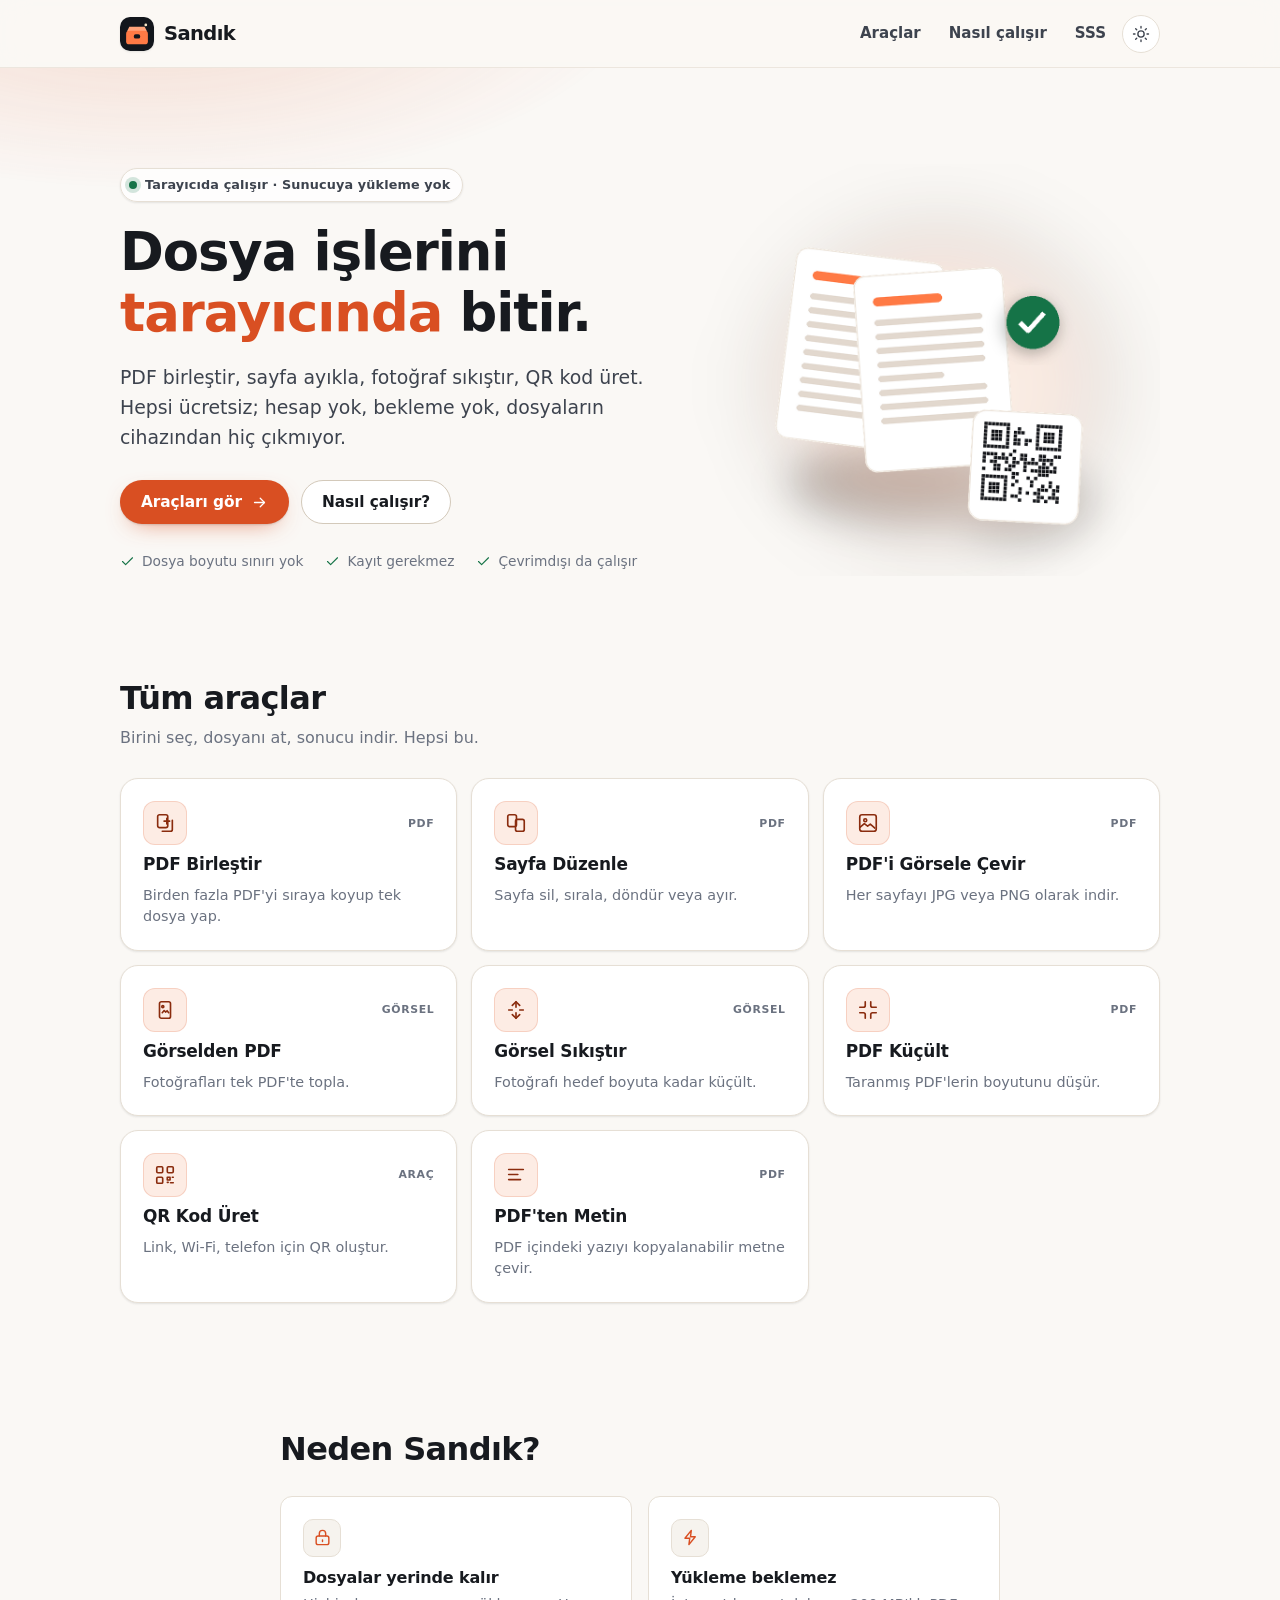
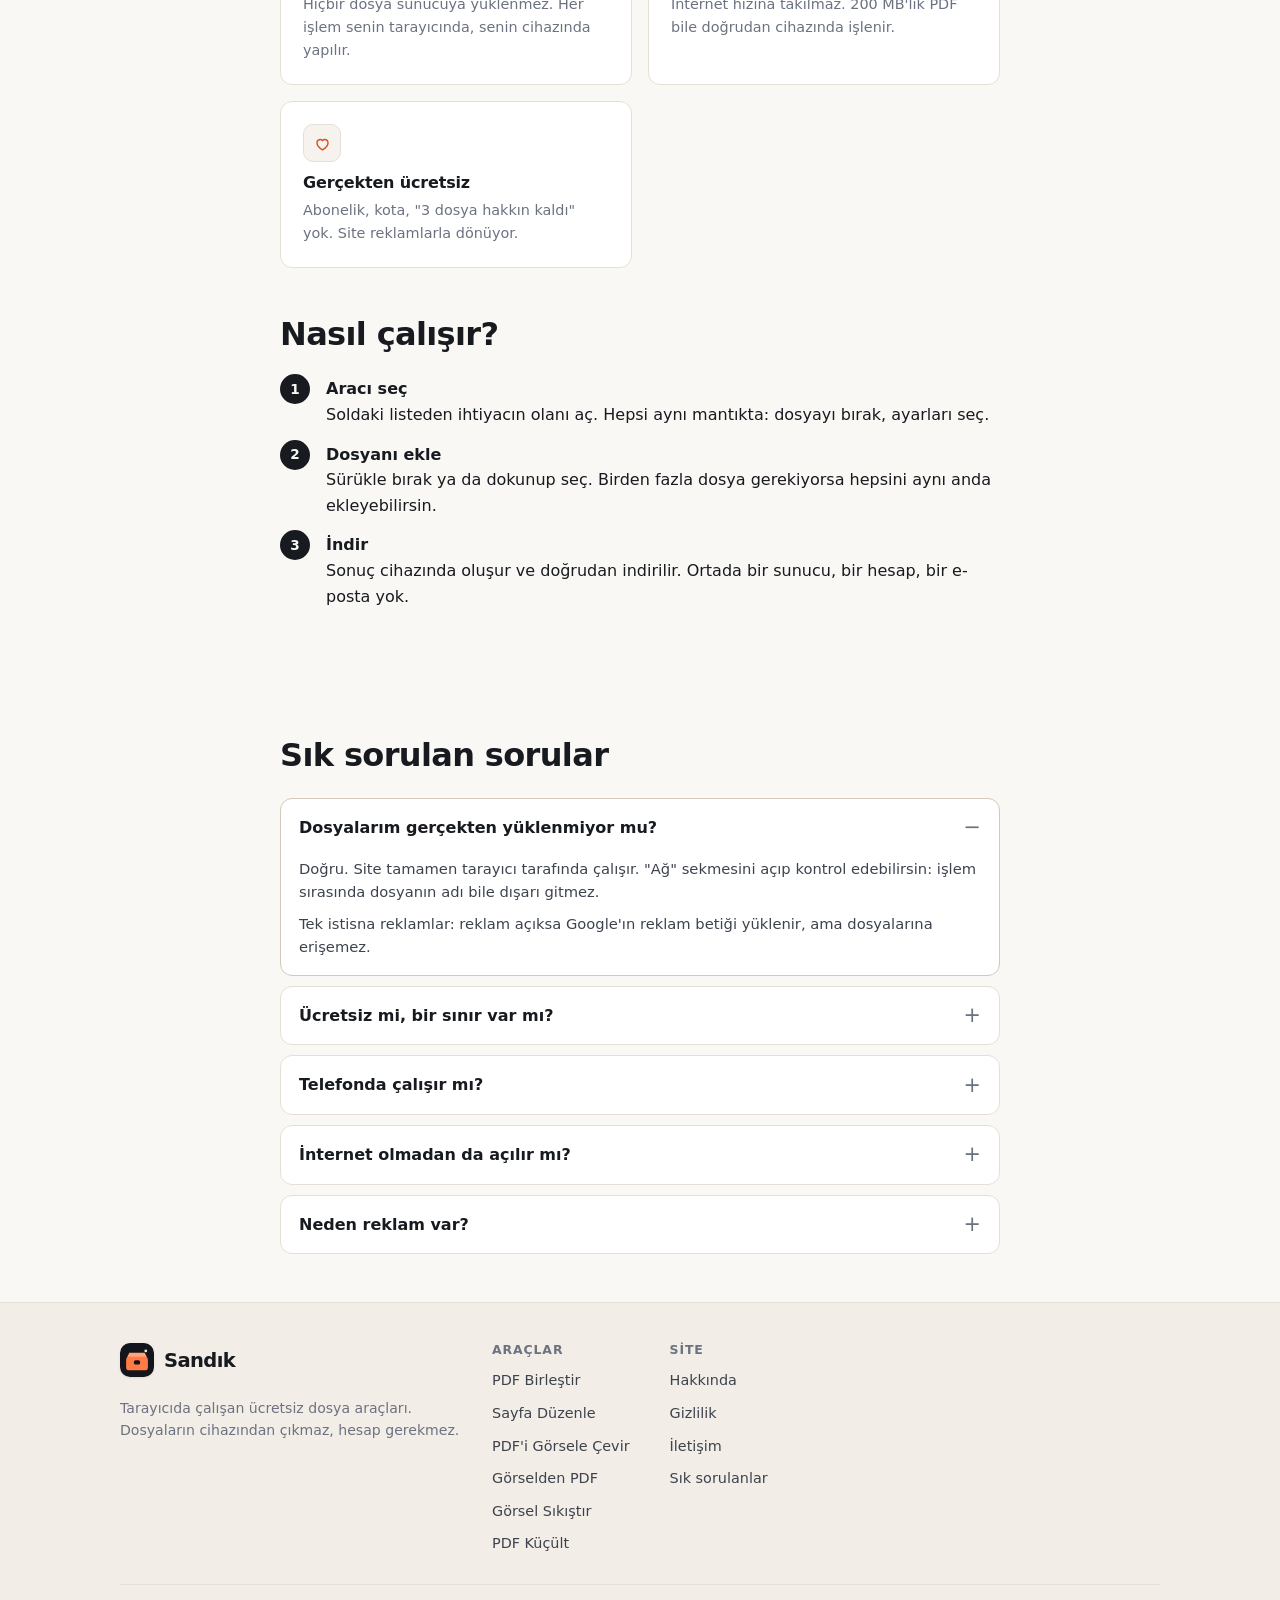
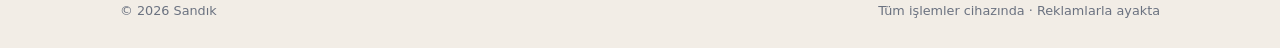
<file: index.html>
<!doctype html>
<html lang="tr">
<head>
<meta charset="utf-8">
<meta name="viewport" content="width=device-width, initial-scale=1, viewport-fit=cover">
<title>Sandık — Tarayıcıda çalışan dosya araçları</title>
<meta name="description" content="PDF birleştir, sayfa düzenle, PDF'i JPG'ye çevir, fotoğraf sıkıştır, QR kod üret. Dosyalar cihazından çıkmaz, hesap gerekmez.">
<meta name="color-scheme" content="light dark">
<meta name="format-detection" content="telephone=no">
<meta name="mobile-web-app-capable" content="yes">
<meta name="apple-mobile-web-app-capable" content="yes">
<meta name="apple-mobile-web-app-status-bar-style" content="default">
<meta name="apple-mobile-web-app-title" content="Sandık">
<meta name="theme-color" content="#faf8f5" media="(prefers-color-scheme: light)">
<meta name="theme-color" content="#0d1014" media="(prefers-color-scheme: dark)">
<link rel="canonical" href="https://oyunlarinkrali83-byte.github.io/sandik/">
<link rel="icon" href="icons/favicon.svg" type="image/svg+xml">
<link rel="apple-touch-icon" href="icons/apple-touch-icon.png">
<link rel="manifest" href="manifest.webmanifest">
<meta property="og:type" content="website">
<meta property="og:site_name" content="Sandık">
<meta property="og:locale" content="tr_TR">
<meta property="og:title" content="Sandık — Tarayıcıda çalışan dosya araçları">
<meta property="og:description" content="PDF birleştir, sayfa düzenle, PDF'i JPG'ye çevir, fotoğraf sıkıştır, QR kod üret. Dosyalar cihazından çıkmaz, hesap gerekmez.">
<meta property="og:url" content="https://oyunlarinkrali83-byte.github.io/sandik/">
<meta property="og:image" content="https://oyunlarinkrali83-byte.github.io/sandik/icons/og.png">
<meta property="og:image:width" content="1200">
<meta property="og:image:height" content="630">
<meta property="og:image:alt" content="Sandık — dosya işlerini tarayıcında bitir">
<meta name="twitter:card" content="summary_large_image">
<link rel="stylesheet" href="assets/css/style.css">
<script>try{var t=localStorage.getItem("sandik-theme");if(t==="light"||t==="dark")document.documentElement.setAttribute("data-theme",t);}catch(e){}</script>
<script defer src="assets/js/config.js"></script>
<script defer src="assets/js/core.js"></script>

</head>
<body>
<a class="skip-link" href="#main">İçeriğe geç</a>
<noscript><div style="padding:12px 20px;background:#fdf3dc;color:#8a5a00;font:14px system-ui;text-align:center">Sandık'ın araçları tarayıcıda JavaScript ile çalışır. Lütfen JavaScript'i açıp sayfayı yenile.</div></noscript>
<header class="site-header">
  <div class="wrap header-inner">
    <a class="brand" href="index.html" aria-label="Sandık, ana sayfa">
      <img class="brand-mark" src="icons/logo.svg" alt="" width="34" height="34">
      Sandık
    </a>
    <nav class="nav" aria-label="Ana menü">
      <a href="index.html#araclar">Araçlar</a>
      <a href="index.html#nasil" class="nav-optional">Nasıl çalışır</a>
      <a href="index.html#sss" class="nav-optional">SSS</a>
      <button class="icon-btn theme-toggle" type="button" data-theme-toggle aria-label="Temayı değiştir">
        <svg class="sun" viewBox="0 0 24 24" fill="none" stroke="currentColor" stroke-width="1.8" stroke-linecap="round" aria-hidden="true"><circle cx="12" cy="12" r="4.2"/><path d="M12 2v2M12 20v2M4.9 4.9l1.4 1.4M17.7 17.7l1.4 1.4M2 12h2M20 12h2M4.9 19.1l1.4-1.4M17.7 6.3l1.4-1.4"/></svg>
        <svg class="moon" viewBox="0 0 24 24" fill="none" stroke="currentColor" stroke-width="1.8" stroke-linecap="round" stroke-linejoin="round" aria-hidden="true"><path d="M20 14.5A8.5 8.5 0 0 1 9.5 4a8.5 8.5 0 1 0 10.5 10.5z"/></svg>
      </button>
    </nav>
  </div>
</header>

<main id="main">
<section class="hero">
  <div class="wrap">
    <div class="hero-grid">
      <div class="hero-copy">
        <span class="eyebrow"><span class="dot"></span> Tarayıcıda çalışır · Sunucuya yükleme yok</span>
        <h1>Dosya işlerini <em>tarayıcında</em> bitir.</h1>
        <p class="lead">PDF birleştir, sayfa ayıkla, fotoğraf sıkıştır, QR kod üret. Hepsi ücretsiz; hesap yok, bekleme yok, dosyaların cihazından hiç çıkmıyor.</p>
        <div class="hero-actions">
          <a class="btn btn-primary" href="#araclar">Araçları gör <svg class="i" viewBox="0 0 24 24" fill="none" stroke="currentColor" stroke-width="1.8" stroke-linecap="round" stroke-linejoin="round" aria-hidden="true"><path d="M5 12h14"/><path d="M13 6l6 6-6 6"/></svg></a>
          <a class="btn" href="#nasil">Nasıl çalışır?</a>
        </div>
        <div class="hero-meta">
          <span><svg class="i" viewBox="0 0 24 24" fill="none" stroke="currentColor" stroke-width="1.8" stroke-linecap="round" stroke-linejoin="round" aria-hidden="true"><path d="M20 6L9 17l-5-5"/></svg> Dosya boyutu sınırı yok</span>
          <span><svg class="i" viewBox="0 0 24 24" fill="none" stroke="currentColor" stroke-width="1.8" stroke-linecap="round" stroke-linejoin="round" aria-hidden="true"><path d="M20 6L9 17l-5-5"/></svg> Kayıt gerekmez</span>
          <span><svg class="i" viewBox="0 0 24 24" fill="none" stroke="currentColor" stroke-width="1.8" stroke-linecap="round" stroke-linejoin="round" aria-hidden="true"><path d="M20 6L9 17l-5-5"/></svg> Çevrimdışı da çalışır</span>
        </div>
      </div>
      <div class="hero-art" aria-hidden="true">
        <img src="icons/hero.png" alt="" width="1000" height="880">
      </div>
    </div>
  </div>
</section>

<section class="section-tight" id="araclar">
  <div class="wrap">
    <h2>Tüm araçlar</h2>
    <p class="muted mt-8">Birini seç, dosyanı at, sonucu indir. Hepsi bu.</p>
    <div class="tool-grid"><a class="tool-card" href="pdf-birlestir.html">
  <div class="tc-top"><span class="tool-ico"><svg viewBox="0 0 24 24" fill="none" stroke="currentColor" stroke-width="1.8" stroke-linecap="round" stroke-linejoin="round" aria-hidden="true"><rect x="4" y="3" width="11" height="14" rx="2"/><path d="M9 21h9a2 2 0 0 0 2-2V9"/><path d="M11 10h6M14 7v6"/></svg></span><span class="tag">PDF</span></div>
  <h3>PDF Birleştir</h3>
  <p>Birden fazla PDF'yi sıraya koyup tek dosya yap.</p>
</a>
<a class="tool-card" href="pdf-sayfa-duzenle.html">
  <div class="tc-top"><span class="tool-ico"><svg viewBox="0 0 24 24" fill="none" stroke="currentColor" stroke-width="1.8" stroke-linecap="round" stroke-linejoin="round" aria-hidden="true"><rect x="3" y="3" width="9.5" height="13" rx="2"/><rect x="11.5" y="8" width="9.5" height="13" rx="2"/></svg></span><span class="tag">PDF</span></div>
  <h3>Sayfa Düzenle</h3>
  <p>Sayfa sil, sırala, döndür veya ayır.</p>
</a>
<a class="tool-card" href="pdf-gorsel.html">
  <div class="tc-top"><span class="tool-ico"><svg viewBox="0 0 24 24" fill="none" stroke="currentColor" stroke-width="1.8" stroke-linecap="round" stroke-linejoin="round" aria-hidden="true"><rect x="3" y="3" width="18" height="18" rx="2.5"/><circle cx="9" cy="9" r="1.6"/><path d="M3.5 16.5l4.5-3.8 3.6 2.8 2.9-2.2 5 4.2"/></svg></span><span class="tag">PDF</span></div>
  <h3>PDF'i Görsele Çevir</h3>
  <p>Her sayfayı JPG veya PNG olarak indir.</p>
</a>
<a class="tool-card" href="gorsel-pdf.html">
  <div class="tc-top"><span class="tool-ico"><svg viewBox="0 0 24 24" fill="none" stroke="currentColor" stroke-width="1.8" stroke-linecap="round" stroke-linejoin="round" aria-hidden="true"><rect x="6" y="3" width="12" height="18" rx="2"/><path d="M9 15l2.1-2.4 1.8 1.6 1.4-1.4L16 15"/><circle cx="9.6" cy="8.4" r="1.1"/></svg></span><span class="tag">GÖRSEL</span></div>
  <h3>Görselden PDF</h3>
  <p>Fotoğrafları tek PDF'te topla.</p>
</a>
<a class="tool-card" href="gorsel-sikistir.html">
  <div class="tc-top"><span class="tool-ico"><svg viewBox="0 0 24 24" fill="none" stroke="currentColor" stroke-width="1.8" stroke-linecap="round" stroke-linejoin="round" aria-hidden="true"><path d="M12 3v6M12 21v-6"/><path d="M8 7l4-4 4 4M8 17l4 4 4-4"/><path d="M4 12h4M16 12h4"/></svg></span><span class="tag">GÖRSEL</span></div>
  <h3>Görsel Sıkıştır</h3>
  <p>Fotoğrafı hedef boyuta kadar küçült.</p>
</a>
<a class="tool-card" href="pdf-kucult.html">
  <div class="tc-top"><span class="tool-ico"><svg viewBox="0 0 24 24" fill="none" stroke="currentColor" stroke-width="1.8" stroke-linecap="round" stroke-linejoin="round" aria-hidden="true"><path d="M9 3v4a2 2 0 0 1-2 2H3"/><path d="M15 3v4a2 2 0 0 0 2 2h4"/><path d="M9 21v-4a2 2 0 0 0-2-2H3"/><path d="M15 21v-4a2 2 0 0 1 2-2h4"/></svg></span><span class="tag">PDF</span></div>
  <h3>PDF Küçült</h3>
  <p>Taranmış PDF'lerin boyutunu düşür.</p>
</a>
<a class="tool-card" href="qr-kod.html">
  <div class="tc-top"><span class="tool-ico"><svg viewBox="0 0 24 24" fill="none" stroke="currentColor" stroke-width="1.8" stroke-linecap="round" stroke-linejoin="round" aria-hidden="true"><rect x="3" y="3" width="6.5" height="6.5" rx="1.2"/><rect x="14.5" y="3" width="6.5" height="6.5" rx="1.2"/><rect x="3" y="14.5" width="6.5" height="6.5" rx="1.2"/><path d="M14.5 14.5h3v3h-3zM20 14.5h1M14.5 20h1M18 20.5h3"/></svg></span><span class="tag">ARAÇ</span></div>
  <h3>QR Kod Üret</h3>
  <p>Link, Wi-Fi, telefon için QR oluştur.</p>
</a>
<a class="tool-card" href="pdf-metin.html">
  <div class="tc-top"><span class="tool-ico"><svg viewBox="0 0 24 24" fill="none" stroke="currentColor" stroke-width="1.8" stroke-linecap="round" stroke-linejoin="round" aria-hidden="true"><path d="M4 6h16M4 11.5h10M4 17h13"/></svg></span><span class="tag">PDF</span></div>
  <h3>PDF'ten Metin</h3>
  <p>PDF içindeki yazıyı kopyalanabilir metne çevir.</p>
</a>
</div>
  </div>
</section>

<div class="wrap"><div class="ad-slot" data-format="auto" hidden></div></div>

<section class="section" id="nasil">
  <div class="wrap narrow">
    <h2>Neden Sandık?</h2>
    <div class="feature-grid">
      <div class="feature"><div class="f-ico"><svg viewBox="0 0 24 24" fill="none" stroke="currentColor" stroke-width="1.8" stroke-linecap="round" stroke-linejoin="round" aria-hidden="true"><rect x="4" y="10" width="16" height="11" rx="2.5"/><path d="M8 10V7a4 4 0 0 1 8 0v3"/><path d="M12 15v2"/></svg></div><h3>Dosyalar yerinde kalır</h3><p>Hiçbir dosya sunucuya yüklenmez. Her işlem senin tarayıcında, senin cihazında yapılır.</p></div>
      <div class="feature"><div class="f-ico"><svg viewBox="0 0 24 24" fill="none" stroke="currentColor" stroke-width="1.8" stroke-linecap="round" stroke-linejoin="round" aria-hidden="true"><path d="M13 3L5 13h6l-1 8 8-10h-6z"/></svg></div><h3>Yükleme beklemez</h3><p>İnternet hızına takılmaz. 200 MB'lık PDF bile doğrudan cihazında işlenir.</p></div>
      <div class="feature"><div class="f-ico"><svg viewBox="0 0 24 24" fill="none" stroke="currentColor" stroke-width="1.8" stroke-linecap="round" stroke-linejoin="round" aria-hidden="true"><path d="M12 20s-7-4.3-7-9a4 4 0 0 1 7-2.6A4 4 0 0 1 19 11c0 4.7-7 9-7 9z"/></svg></div><h3>Gerçekten ücretsiz</h3><p>Abonelik, kota, "3 dosya hakkın kaldı" yok. Site reklamlarla dönüyor.</p></div>
    </div>
    <h2 class="mt-24" style="margin-top:48px">Nasıl çalışır?</h2>
    <ol class="steps">
      <li><strong>Aracı seç</strong>Soldaki listeden ihtiyacın olanı aç. Hepsi aynı mantıkta: dosyayı bırak, ayarları seç.</li>
      <li><strong>Dosyanı ekle</strong>Sürükle bırak ya da dokunup seç. Birden fazla dosya gerekiyorsa hepsini aynı anda ekleyebilirsin.</li>
      <li><strong>İndir</strong>Sonuç cihazında oluşur ve doğrudan indirilir. Ortada bir sunucu, bir hesap, bir e-posta yok.</li>
    </ol>
  </div>
</section>

<section class="section-tight" id="sss">
  <div class="wrap narrow">
    <h2>Sık sorulan sorular</h2>
    <div class="faq">
      <details class="qa" open><summary>Dosyalarım gerçekten yüklenmiyor mu?</summary><div class="qa-body"><p>Doğru. Site tamamen tarayıcı tarafında çalışır. "Ağ" sekmesini açıp kontrol edebilirsin: işlem sırasında dosyanın adı bile dışarı gitmez.</p><p>Tek istisna reklamlar: reklam açıksa Google'ın reklam betiği yüklenir, ama dosyalarına erişemez.</p></div></details>
      <details class="qa"><summary>Ücretsiz mi, bir sınır var mı?</summary><div class="qa-body"><p>Ücretsiz ve dosya başına süre/boyut sınırı yok. Tek sınır cihazının belleği: çok büyük PDF'lerde tarayıcı yavaşlayabilir.</p></div></details>
      <details class="qa"><summary>Telefonda çalışır mı?</summary><div class="qa-body"><p>Evet. Site mobil için tasarlandı; Android ve iOS tarayıcılarında çalışır. İstersen tarayıcı menüsünden "Ana ekrana ekle" ile uygulama gibi kullanabilirsin.</p></div></details>
      <details class="qa"><summary>İnternet olmadan da açılır mı?</summary><div class="qa-body"><p>Siteyi bir kez açtıktan sonra çevrimdışı çalışır (PWA önbelleği). Reklamlar hariç her şey yerel.</p></div></details>
      <details class="qa"><summary>Neden reklam var?</summary><div class="qa-body"><p>Sunucu, alan adı ve geliştirme masrafı bir yerden dönmeli. Reklam, ücretli sürüm ve kota koymadan bunu çözmenin en dürüst yolu. Reklam engelleyicin açıksa site yine çalışır.</p></div></details>
    </div>
  </div>
</section>
</main>

<footer class="site-footer">
  <div class="wrap">
    <div class="footer-top">
      <div class="footer-brand">
        <a class="brand" href="index.html">
          <img class="brand-mark" src="icons/logo.svg" alt="" width="34" height="34">
          Sandık
        </a>
        <p>Tarayıcıda çalışan ücretsiz dosya araçları. Dosyaların cihazından çıkmaz, hesap gerekmez.</p>
      </div>
      <div class="footer-cols">
        <div class="footer-col">
          <h4>Araçlar</h4>
          <ul><li><a href="pdf-birlestir.html">PDF Birleştir</a></li><li><a href="pdf-sayfa-duzenle.html">Sayfa Düzenle</a></li><li><a href="pdf-gorsel.html">PDF'i Görsele Çevir</a></li><li><a href="gorsel-pdf.html">Görselden PDF</a></li><li><a href="gorsel-sikistir.html">Görsel Sıkıştır</a></li><li><a href="pdf-kucult.html">PDF Küçült</a></li></ul>
        </div>
        <div class="footer-col">
          <h4>Site</h4>
          <ul>
            <li><a href="hakkinda.html">Hakkında</a></li>
            <li><a href="gizlilik.html">Gizlilik</a></li>
            <li><a href="iletisim.html">İletişim</a></li>
            <li><a href="index.html#sss">Sık sorulanlar</a></li>
          </ul>
        </div>
      </div>
    </div>
    <div class="footer-bottom">
      <span>© <span data-year>2026</span> Sandık</span>
      <span class="spacer"></span>
      <span>Tüm işlemler cihazında · Reklamlarla ayakta</span>
    </div>
  </div>
</footer>

<script type="application/ld+json">
{"@context":"https://schema.org","@type":"WebSite","name":"Sandık","url":"https://oyunlarinkrali83-byte.github.io/sandik/","inLanguage":"tr-TR",
"description":"Tarayıcıda çalışan ücretsiz PDF, görsel ve QR araçları."}
</script>
</body>
</html>
</file>
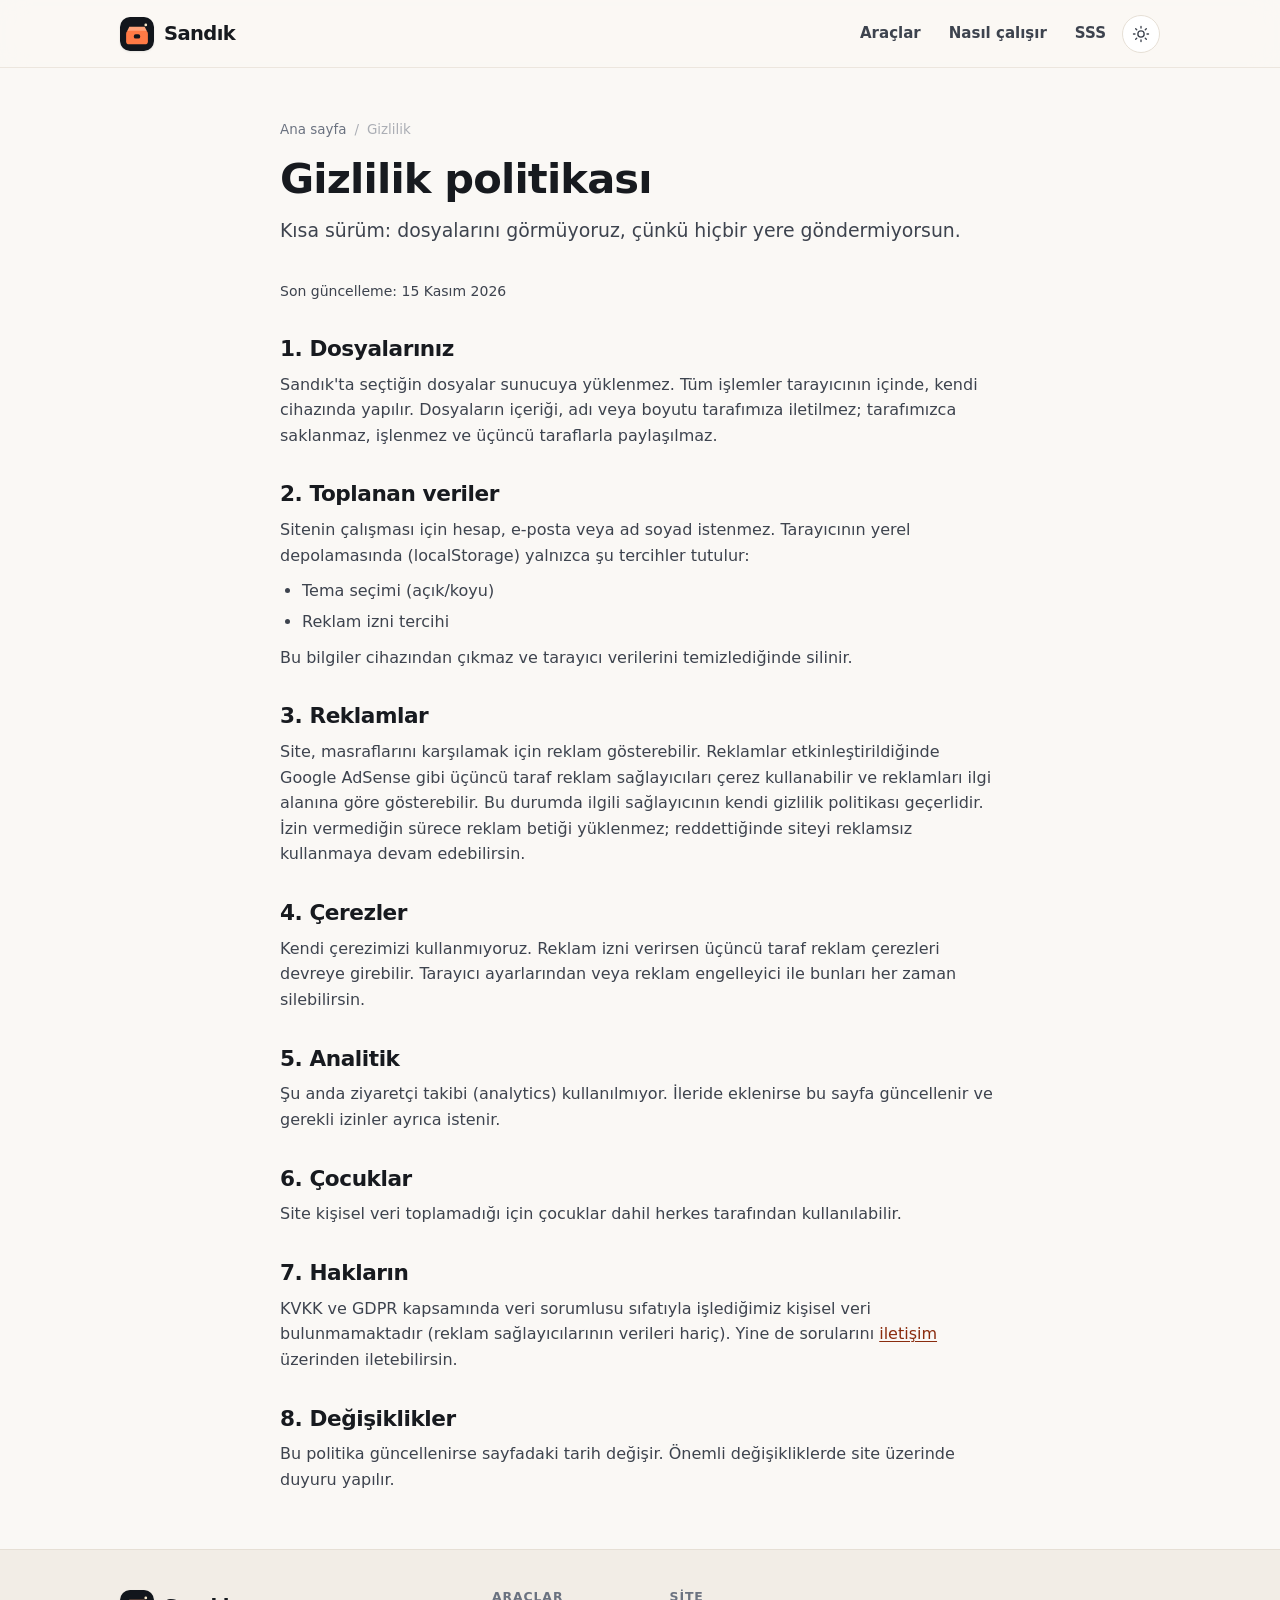
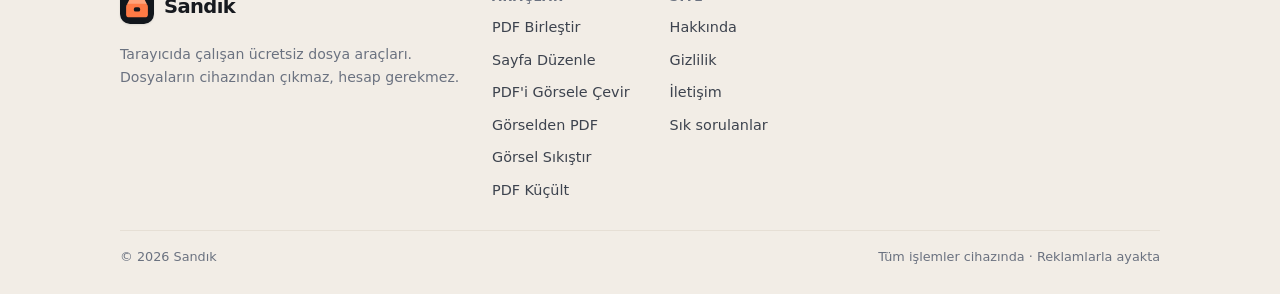
<file: gizlilik.html>
<!doctype html>
<html lang="tr">
<head>
<meta charset="utf-8">
<meta name="viewport" content="width=device-width, initial-scale=1, viewport-fit=cover">
<title>Gizlilik politikası — Sandık</title>
<meta name="description" content="Sandık gizlilik politikası: dosyalar yüklenmez, hesap istenmez, yalnızca tema ve reklam izni tercihi cihazda saklanır.">
<meta name="color-scheme" content="light dark">
<meta name="format-detection" content="telephone=no">
<meta name="mobile-web-app-capable" content="yes">
<meta name="apple-mobile-web-app-capable" content="yes">
<meta name="apple-mobile-web-app-status-bar-style" content="default">
<meta name="apple-mobile-web-app-title" content="Sandık">
<meta name="theme-color" content="#faf8f5" media="(prefers-color-scheme: light)">
<meta name="theme-color" content="#0d1014" media="(prefers-color-scheme: dark)">
<link rel="canonical" href="https://oyunlarinkrali83-byte.github.io/sandik/gizlilik.html">
<link rel="icon" href="icons/favicon.svg" type="image/svg+xml">
<link rel="apple-touch-icon" href="icons/apple-touch-icon.png">
<link rel="manifest" href="manifest.webmanifest">
<meta property="og:type" content="website">
<meta property="og:site_name" content="Sandık">
<meta property="og:locale" content="tr_TR">
<meta property="og:title" content="Gizlilik politikası — Sandık">
<meta property="og:description" content="Sandık gizlilik politikası: dosyalar yüklenmez, hesap istenmez, yalnızca tema ve reklam izni tercihi cihazda saklanır.">
<meta property="og:url" content="https://oyunlarinkrali83-byte.github.io/sandik/gizlilik.html">
<meta property="og:image" content="https://oyunlarinkrali83-byte.github.io/sandik/icons/og.png">
<meta property="og:image:width" content="1200">
<meta property="og:image:height" content="630">
<meta property="og:image:alt" content="Sandık — dosya işlerini tarayıcında bitir">
<meta name="twitter:card" content="summary_large_image">
<link rel="stylesheet" href="assets/css/style.css">
<script>try{var t=localStorage.getItem("sandik-theme");if(t==="light"||t==="dark")document.documentElement.setAttribute("data-theme",t);}catch(e){}</script>
<script defer src="assets/js/config.js"></script>
<script defer src="assets/js/core.js"></script>

</head>
<body>
<a class="skip-link" href="#main">İçeriğe geç</a>
<noscript><div style="padding:12px 20px;background:#fdf3dc;color:#8a5a00;font:14px system-ui;text-align:center">Sandık'ın araçları tarayıcıda JavaScript ile çalışır. Lütfen JavaScript'i açıp sayfayı yenile.</div></noscript>
<header class="site-header">
  <div class="wrap header-inner">
    <a class="brand" href="index.html" aria-label="Sandık, ana sayfa">
      <img class="brand-mark" src="icons/logo.svg" alt="" width="34" height="34">
      Sandık
    </a>
    <nav class="nav" aria-label="Ana menü">
      <a href="index.html#araclar">Araçlar</a>
      <a href="index.html#nasil" class="nav-optional">Nasıl çalışır</a>
      <a href="index.html#sss" class="nav-optional">SSS</a>
      <button class="icon-btn theme-toggle" type="button" data-theme-toggle aria-label="Temayı değiştir">
        <svg class="sun" viewBox="0 0 24 24" fill="none" stroke="currentColor" stroke-width="1.8" stroke-linecap="round" aria-hidden="true"><circle cx="12" cy="12" r="4.2"/><path d="M12 2v2M12 20v2M4.9 4.9l1.4 1.4M17.7 17.7l1.4 1.4M2 12h2M20 12h2M4.9 19.1l1.4-1.4M17.7 6.3l1.4-1.4"/></svg>
        <svg class="moon" viewBox="0 0 24 24" fill="none" stroke="currentColor" stroke-width="1.8" stroke-linecap="round" stroke-linejoin="round" aria-hidden="true"><path d="M20 14.5A8.5 8.5 0 0 1 9.5 4a8.5 8.5 0 1 0 10.5 10.5z"/></svg>
      </button>
    </nav>
  </div>
</header>

<section class="page-head"><div class="wrap narrow">
  <nav class="breadcrumb" aria-label="Konum"><a href="index.html">Ana sayfa</a><span>/</span><span>Gizlilik</span></nav>
  <h1>Gizlilik politikası</h1>
  <p class="lead">Kısa sürüm: dosyalarını görmüyoruz, çünkü hiçbir yere göndermiyorsun.</p>
</div></section>
<main id="main" class="wrap narrow prose" style="padding-bottom:56px">
  <p class="muted small">Son güncelleme: 15 Kasım 2026</p>

  <h2>1. Dosyalarınız</h2>
  <p>Sandık'ta seçtiğin dosyalar sunucuya yüklenmez. Tüm işlemler tarayıcının içinde, kendi cihazında yapılır. Dosyaların içeriği, adı veya boyutu tarafımıza iletilmez; tarafımızca saklanmaz, işlenmez ve üçüncü taraflarla paylaşılmaz.</p>

  <h2>2. Toplanan veriler</h2>
  <p>Sitenin çalışması için hesap, e-posta veya ad soyad istenmez. Tarayıcının yerel depolamasında (localStorage) yalnızca şu tercihler tutulur:</p>
  <ul>
    <li>Tema seçimi (açık/koyu)</li>
    <li>Reklam izni tercihi</li>
  </ul>
  <p>Bu bilgiler cihazından çıkmaz ve tarayıcı verilerini temizlediğinde silinir.</p>

  <h2>3. Reklamlar</h2>
  <p>Site, masraflarını karşılamak için reklam gösterebilir. Reklamlar etkinleştirildiğinde Google AdSense gibi üçüncü taraf reklam sağlayıcıları çerez kullanabilir ve reklamları ilgi alanına göre gösterebilir. Bu durumda ilgili sağlayıcının kendi gizlilik politikası geçerlidir. İzin vermediğin sürece reklam betiği yüklenmez; reddettiğinde siteyi reklamsız kullanmaya devam edebilirsin.</p>

  <h2>4. Çerezler</h2>
  <p>Kendi çerezimizi kullanmıyoruz. Reklam izni verirsen üçüncü taraf reklam çerezleri devreye girebilir. Tarayıcı ayarlarından veya reklam engelleyici ile bunları her zaman silebilirsin.</p>

  <h2>5. Analitik</h2>
  <p>Şu anda ziyaretçi takibi (analytics) kullanılmıyor. İleride eklenirse bu sayfa güncellenir ve gerekli izinler ayrıca istenir.</p>

  <h2>6. Çocuklar</h2>
  <p>Site kişisel veri toplamadığı için çocuklar dahil herkes tarafından kullanılabilir.</p>

  <h2>7. Hakların</h2>
  <p>KVKK ve GDPR kapsamında veri sorumlusu sıfatıyla işlediğimiz kişisel veri bulunmamaktadır (reklam sağlayıcılarının verileri hariç). Yine de sorularını <a href="iletisim.html">iletişim</a> üzerinden iletebilirsin.</p>

  <h2>8. Değişiklikler</h2>
  <p>Bu politika güncellenirse sayfadaki tarih değişir. Önemli değişikliklerde site üzerinde duyuru yapılır.</p>
</main>

<footer class="site-footer">
  <div class="wrap">
    <div class="footer-top">
      <div class="footer-brand">
        <a class="brand" href="index.html">
          <img class="brand-mark" src="icons/logo.svg" alt="" width="34" height="34">
          Sandık
        </a>
        <p>Tarayıcıda çalışan ücretsiz dosya araçları. Dosyaların cihazından çıkmaz, hesap gerekmez.</p>
      </div>
      <div class="footer-cols">
        <div class="footer-col">
          <h4>Araçlar</h4>
          <ul><li><a href="pdf-birlestir.html">PDF Birleştir</a></li><li><a href="pdf-sayfa-duzenle.html">Sayfa Düzenle</a></li><li><a href="pdf-gorsel.html">PDF'i Görsele Çevir</a></li><li><a href="gorsel-pdf.html">Görselden PDF</a></li><li><a href="gorsel-sikistir.html">Görsel Sıkıştır</a></li><li><a href="pdf-kucult.html">PDF Küçült</a></li></ul>
        </div>
        <div class="footer-col">
          <h4>Site</h4>
          <ul>
            <li><a href="hakkinda.html">Hakkında</a></li>
            <li><a href="gizlilik.html">Gizlilik</a></li>
            <li><a href="iletisim.html">İletişim</a></li>
            <li><a href="index.html#sss">Sık sorulanlar</a></li>
          </ul>
        </div>
      </div>
    </div>
    <div class="footer-bottom">
      <span>© <span data-year>2026</span> Sandık</span>
      <span class="spacer"></span>
      <span>Tüm işlemler cihazında · Reklamlarla ayakta</span>
    </div>
  </div>
</footer>

</body>
</html>
</file>
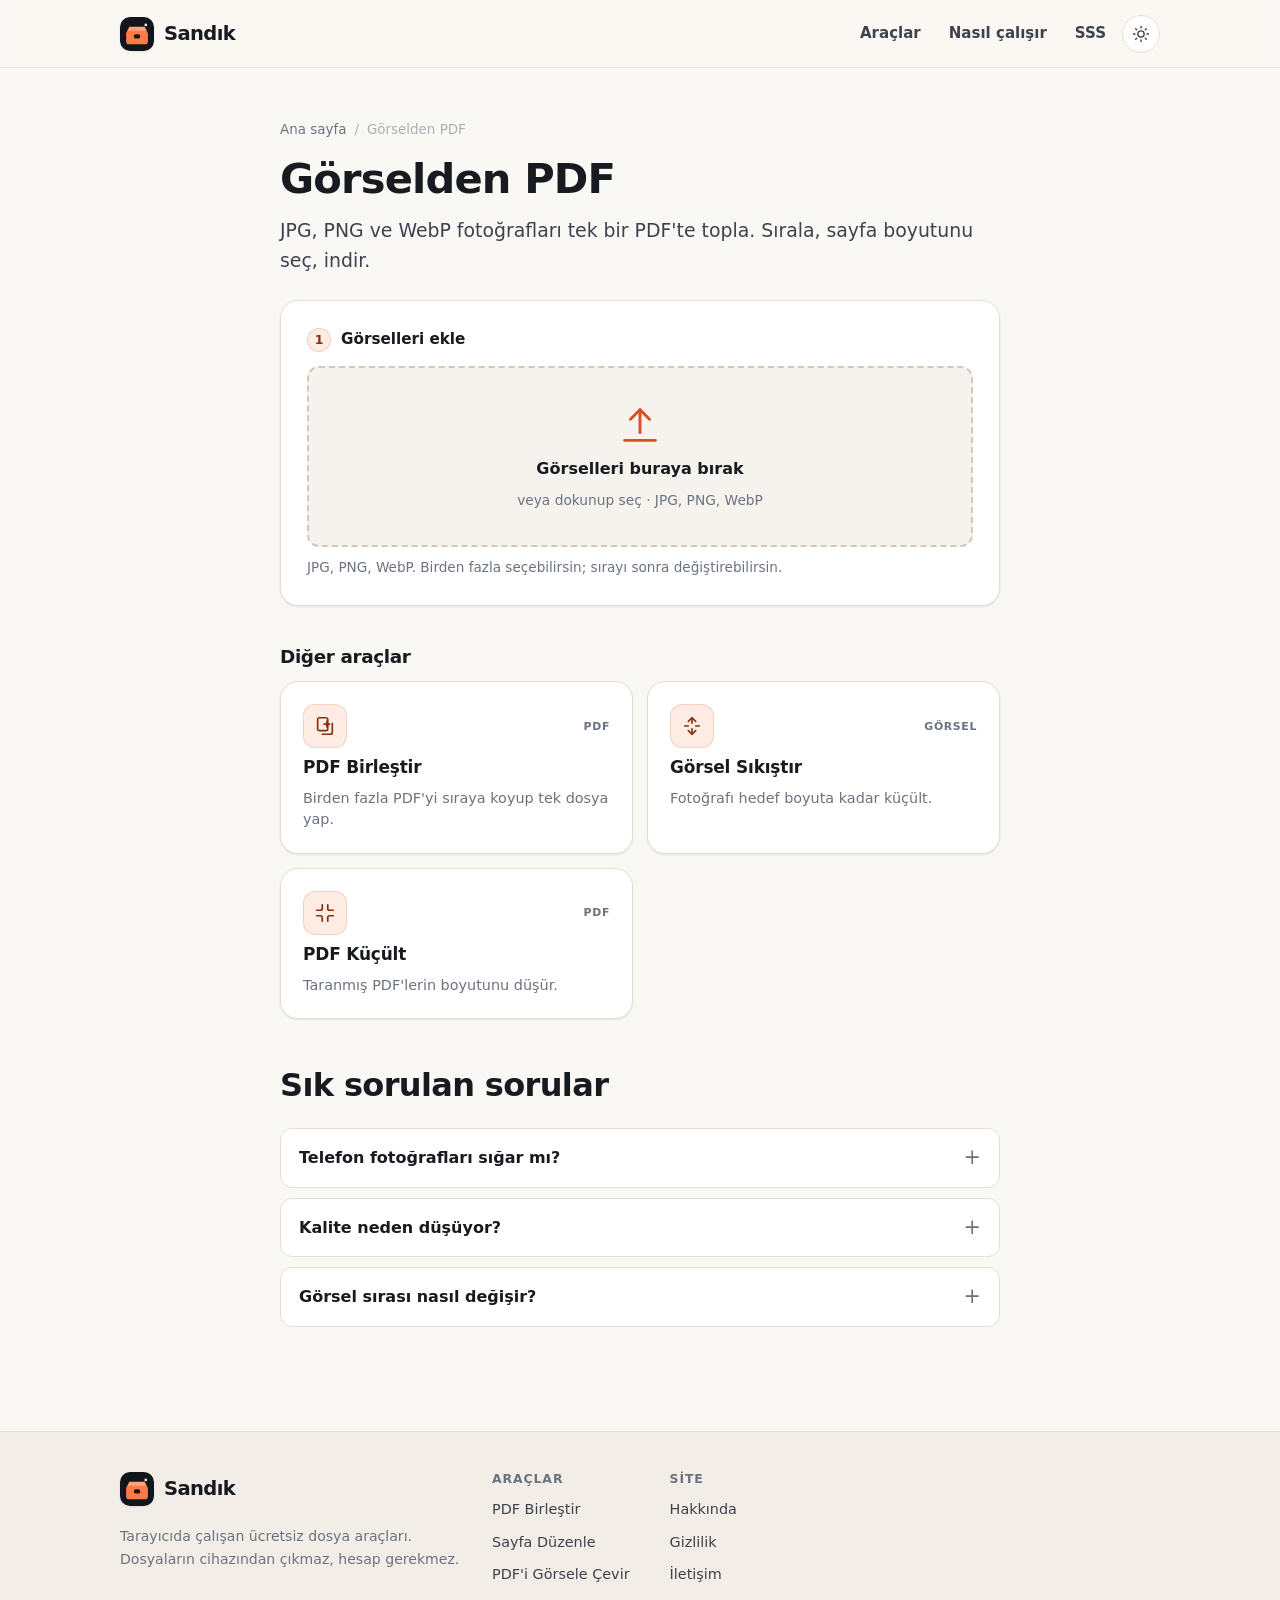
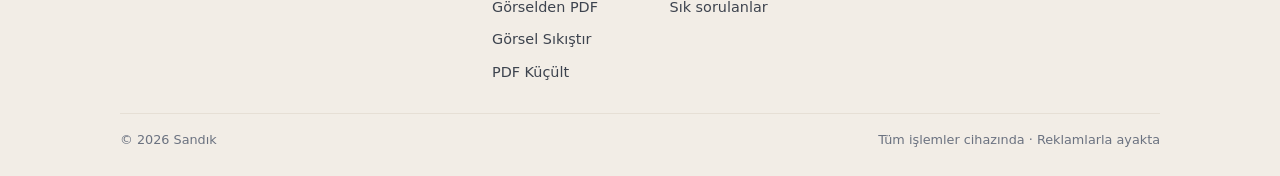
<file: gorsel-pdf.html>
<!doctype html>
<html lang="tr">
<head>
<meta charset="utf-8">
<meta name="viewport" content="width=device-width, initial-scale=1, viewport-fit=cover">
<title>Görselden PDF oluştur — JPG, PNG, WebP | Sandık</title>
<meta name="description" content="Fotoğraflarını tek PDF'te birleştir. Sayfa boyutu, kenar boşluğu ve sıralama senin elinde; dosyalar yüklenmez.">
<meta name="color-scheme" content="light dark">
<meta name="format-detection" content="telephone=no">
<meta name="mobile-web-app-capable" content="yes">
<meta name="apple-mobile-web-app-capable" content="yes">
<meta name="apple-mobile-web-app-status-bar-style" content="default">
<meta name="apple-mobile-web-app-title" content="Sandık">
<meta name="theme-color" content="#faf8f5" media="(prefers-color-scheme: light)">
<meta name="theme-color" content="#0d1014" media="(prefers-color-scheme: dark)">
<link rel="canonical" href="https://oyunlarinkrali83-byte.github.io/sandik/gorsel-pdf.html">
<link rel="icon" href="icons/favicon.svg" type="image/svg+xml">
<link rel="apple-touch-icon" href="icons/apple-touch-icon.png">
<link rel="manifest" href="manifest.webmanifest">
<meta property="og:type" content="website">
<meta property="og:site_name" content="Sandık">
<meta property="og:locale" content="tr_TR">
<meta property="og:title" content="Görselden PDF oluştur — JPG, PNG, WebP | Sandık">
<meta property="og:description" content="Fotoğraflarını tek PDF'te birleştir. Sayfa boyutu, kenar boşluğu ve sıralama senin elinde; dosyalar yüklenmez.">
<meta property="og:url" content="https://oyunlarinkrali83-byte.github.io/sandik/gorsel-pdf.html">
<meta property="og:image" content="https://oyunlarinkrali83-byte.github.io/sandik/icons/og.png">
<meta property="og:image:width" content="1200">
<meta property="og:image:height" content="630">
<meta property="og:image:alt" content="Sandık — dosya işlerini tarayıcında bitir">
<meta name="twitter:card" content="summary_large_image">
<link rel="stylesheet" href="assets/css/style.css">
<script>try{var t=localStorage.getItem("sandik-theme");if(t==="light"||t==="dark")document.documentElement.setAttribute("data-theme",t);}catch(e){}</script>
<script defer src="assets/js/config.js"></script>
<script defer src="assets/js/core.js"></script>
<script defer src="libs/pdf-lib.min.js"></script><script defer src="assets/js/tools/img2pdf.js"></script>
</head>
<body>
<a class="skip-link" href="#main">İçeriğe geç</a>
<noscript><div style="padding:12px 20px;background:#fdf3dc;color:#8a5a00;font:14px system-ui;text-align:center">Sandık'ın araçları tarayıcıda JavaScript ile çalışır. Lütfen JavaScript'i açıp sayfayı yenile.</div></noscript>
<header class="site-header">
  <div class="wrap header-inner">
    <a class="brand" href="index.html" aria-label="Sandık, ana sayfa">
      <img class="brand-mark" src="icons/logo.svg" alt="" width="34" height="34">
      Sandık
    </a>
    <nav class="nav" aria-label="Ana menü">
      <a href="index.html#araclar">Araçlar</a>
      <a href="index.html#nasil" class="nav-optional">Nasıl çalışır</a>
      <a href="index.html#sss" class="nav-optional">SSS</a>
      <button class="icon-btn theme-toggle" type="button" data-theme-toggle aria-label="Temayı değiştir">
        <svg class="sun" viewBox="0 0 24 24" fill="none" stroke="currentColor" stroke-width="1.8" stroke-linecap="round" aria-hidden="true"><circle cx="12" cy="12" r="4.2"/><path d="M12 2v2M12 20v2M4.9 4.9l1.4 1.4M17.7 17.7l1.4 1.4M2 12h2M20 12h2M4.9 19.1l1.4-1.4M17.7 6.3l1.4-1.4"/></svg>
        <svg class="moon" viewBox="0 0 24 24" fill="none" stroke="currentColor" stroke-width="1.8" stroke-linecap="round" stroke-linejoin="round" aria-hidden="true"><path d="M20 14.5A8.5 8.5 0 0 1 9.5 4a8.5 8.5 0 1 0 10.5 10.5z"/></svg>
      </button>
    </nav>
  </div>
</header>
<section class="page-head">
  <div class="wrap narrow">
    <nav class="breadcrumb" aria-label="Konum"><a href="index.html">Ana sayfa</a><span>/</span><span>Görselden PDF</span></nav>
    <h1>Görselden PDF</h1>
    <p class="lead">JPG, PNG ve WebP fotoğrafları tek bir PDF'te topla. Sırala, sayfa boyutunu seç, indir.</p>
  </div>
</section>
<main id="main" class="wrap narrow" style="padding-bottom:56px">
  <div class="panel">
    <div class="panel-title"><span class="step">1</span> Görselleri ekle</div>
    <div class="dropzone" id="drop">
  <input type="file" id="file" accept="image/*,.jpg,.jpeg,.png,.webp" multiple aria-label="Dosya seç">
  <svg class="dz-ico" viewBox="0 0 24 24" fill="none" stroke="currentColor" stroke-width="1.5" stroke-linecap="round" stroke-linejoin="round" aria-hidden="true"><path d="M12 16V4"/><path d="M7 9l5-5 5 5"/><path d="M4 20h16"/></svg>
  <div class="dz-title">Görselleri buraya bırak</div>
  <div class="dz-sub">veya dokunup seç · JPG, PNG, WebP</div>
</div>
    <p class="panel-note">JPG, PNG, WebP. Birden fazla seçebilirsin; sırayı sonra değiştirebilirsin.</p>
  </div>

  <div class="panel hidden" id="step2">
    <div class="panel-title"><span class="step">2</span> Sayfa düzeni</div>
    <ul class="file-list" id="list"></ul>
    <div class="divider"></div>
    <div class="grid-2">
      <div class="field">
        <label for="pageSize">Sayfa boyutu</label>
        <select class="select" id="pageSize">
          <option value="auto" selected>Görsel boyutunda (önerilen)</option>
          <option value="a4">A4 — otomatik yön</option>
          <option value="a4p">A4 — dikey</option>
          <option value="a4l">A4 — yatay</option>
          <option value="letter">Letter</option>
        </select>
      </div>
      <div class="field">
        <label for="fit">Görsel yerleşimi</label>
        <select class="select" id="fit">
          <option value="contain" selected>Sığdır (tam görünsün)</option>
          <option value="cover">Doldur (kenarlar kırpılsın)</option>
        </select>
      </div>
      <div class="field">
        <label for="margin">Kenar boşluğu</label>
        <div class="range-row"><input type="range" id="margin" min="0" max="60" value="0"><output id="marginOut">0</output></div>
      </div>
      <div class="field">
        <label for="quality">JPEG kalitesi</label>
        <div class="range-row"><input type="range" id="quality" min="60" max="100" value="90"><output id="qualityOut">90</output></div>
      </div>
    </div>
    <div class="row mt-16" style="margin-top:16px">
      <button class="btn btn-primary" id="go" type="button"><svg viewBox="0 0 24 24" fill="none" stroke="currentColor" stroke-width="1.8" stroke-linecap="round" stroke-linejoin="round" aria-hidden="true"><rect x="6" y="3" width="12" height="18" rx="2"/><path d="M9 15l2.1-2.4 1.8 1.6 1.4-1.4L16 15"/><circle cx="9.6" cy="8.4" r="1.1"/></svg> PDF oluştur</button>
      <button class="btn btn-ghost" id="clear" type="button">Temizle</button>
      <span class="spacer"></span>
      <span class="muted small" id="summary"></span>
    </div>
    <div class="progress-wrap hidden" id="prog">
  <div class="progress"><i></i></div>
  <div class="progress-label"><span>İşleniyor</span><span></span></div>
</div>
  </div>
  <div id="result" class="result hidden" aria-live="polite"></div>
  <div class="ad-slot" data-format="auto" hidden></div>
  <section class="related"><h2>Diğer araçlar</h2><div class="tool-grid"><a class="tool-card" href="pdf-birlestir.html">
  <div class="tc-top"><span class="tool-ico"><svg viewBox="0 0 24 24" fill="none" stroke="currentColor" stroke-width="1.8" stroke-linecap="round" stroke-linejoin="round" aria-hidden="true"><rect x="4" y="3" width="11" height="14" rx="2"/><path d="M9 21h9a2 2 0 0 0 2-2V9"/><path d="M11 10h6M14 7v6"/></svg></span><span class="tag">PDF</span></div>
  <h3>PDF Birleştir</h3><p>Birden fazla PDF'yi sıraya koyup tek dosya yap.</p></a><a class="tool-card" href="gorsel-sikistir.html">
  <div class="tc-top"><span class="tool-ico"><svg viewBox="0 0 24 24" fill="none" stroke="currentColor" stroke-width="1.8" stroke-linecap="round" stroke-linejoin="round" aria-hidden="true"><path d="M12 3v6M12 21v-6"/><path d="M8 7l4-4 4 4M8 17l4 4 4-4"/><path d="M4 12h4M16 12h4"/></svg></span><span class="tag">GÖRSEL</span></div>
  <h3>Görsel Sıkıştır</h3><p>Fotoğrafı hedef boyuta kadar küçült.</p></a><a class="tool-card" href="pdf-kucult.html">
  <div class="tc-top"><span class="tool-ico"><svg viewBox="0 0 24 24" fill="none" stroke="currentColor" stroke-width="1.8" stroke-linecap="round" stroke-linejoin="round" aria-hidden="true"><path d="M9 3v4a2 2 0 0 1-2 2H3"/><path d="M15 3v4a2 2 0 0 0 2 2h4"/><path d="M9 21v-4a2 2 0 0 0-2-2H3"/><path d="M15 21v-4a2 2 0 0 1 2-2h4"/></svg></span><span class="tag">PDF</span></div>
  <h3>PDF Küçült</h3><p>Taranmış PDF'lerin boyutunu düşür.</p></a></div></section><section class="section-tight"><h2>Sık sorulan sorular</h2><div class="faq"><details class="qa"><summary>Telefon fotoğrafları sığar mı?</summary><div class="qa-body"><p>Evet. "Görsel boyutunda" seçeneği her fotoğraf için sayfayı fotoğrafın oranında oluşturur; kırpma olmaz.</p></div></details><details class="qa"><summary>Kalite neden düşüyor?</summary><div class="qa-body"><p>JPG'ler olduğu gibi gömülür. Tek istisna telefon fotoğraflarının EXIF dönüş bilgisi: yan yatmış görünmesin diye otomatik düzeltilir. PNG ve WebP ise PDF içinde JPEG'e çevrilir; kalite kaybı istemiyorsan değeri 95+ yap.</p></div></details><details class="qa"><summary>Görsel sırası nasıl değişir?</summary><div class="qa-body"><p>Her satırdaki ok düğmeleriyle. İlk satır PDF'in ilk sayfası olur.</p></div></details></div></section>
</main>

<footer class="site-footer">
  <div class="wrap">
    <div class="footer-top">
      <div class="footer-brand">
        <a class="brand" href="index.html">
          <img class="brand-mark" src="icons/logo.svg" alt="" width="34" height="34">
          Sandık
        </a>
        <p>Tarayıcıda çalışan ücretsiz dosya araçları. Dosyaların cihazından çıkmaz, hesap gerekmez.</p>
      </div>
      <div class="footer-cols">
        <div class="footer-col">
          <h4>Araçlar</h4>
          <ul><li><a href="pdf-birlestir.html">PDF Birleştir</a></li><li><a href="pdf-sayfa-duzenle.html">Sayfa Düzenle</a></li><li><a href="pdf-gorsel.html">PDF'i Görsele Çevir</a></li><li><a href="gorsel-pdf.html">Görselden PDF</a></li><li><a href="gorsel-sikistir.html">Görsel Sıkıştır</a></li><li><a href="pdf-kucult.html">PDF Küçült</a></li></ul>
        </div>
        <div class="footer-col">
          <h4>Site</h4>
          <ul>
            <li><a href="hakkinda.html">Hakkında</a></li>
            <li><a href="gizlilik.html">Gizlilik</a></li>
            <li><a href="iletisim.html">İletişim</a></li>
            <li><a href="index.html#sss">Sık sorulanlar</a></li>
          </ul>
        </div>
      </div>
    </div>
    <div class="footer-bottom">
      <span>© <span data-year>2026</span> Sandık</span>
      <span class="spacer"></span>
      <span>Tüm işlemler cihazında · Reklamlarla ayakta</span>
    </div>
  </div>
</footer>

</body>
</html>
</file>
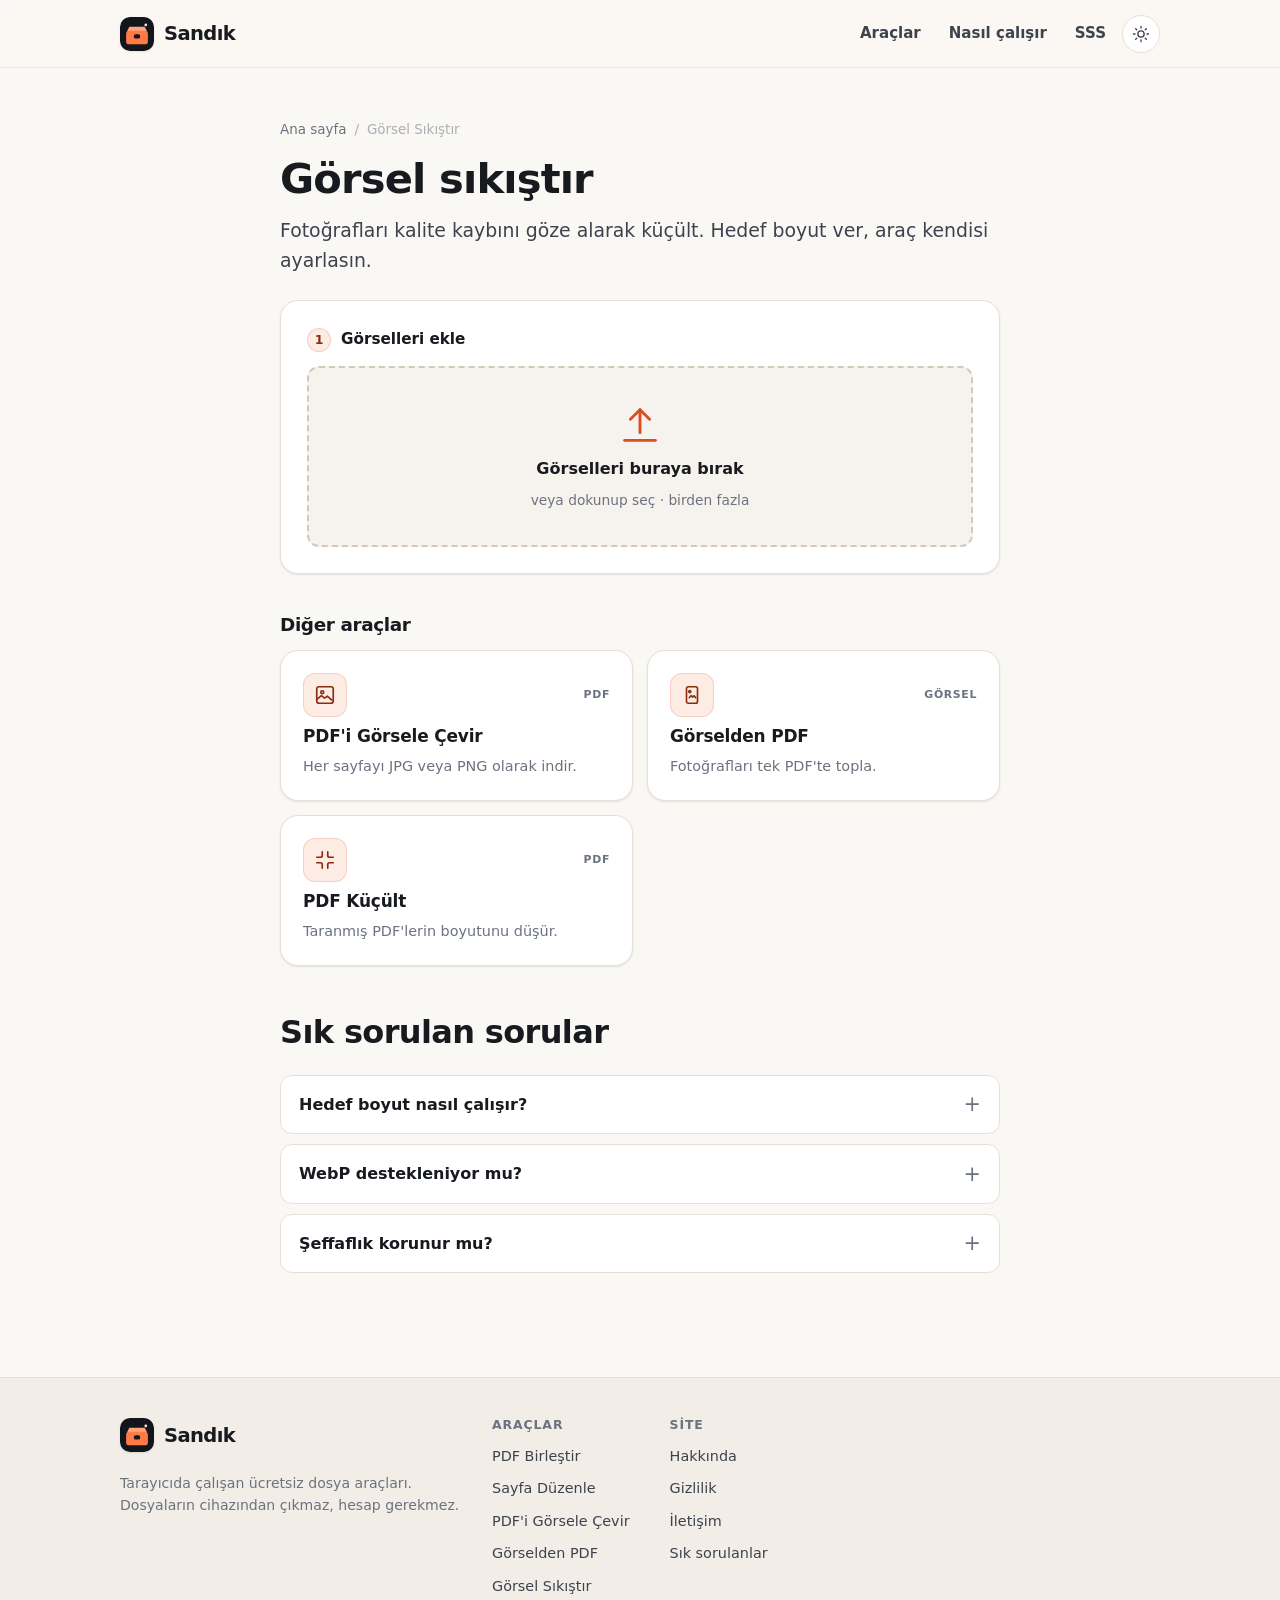
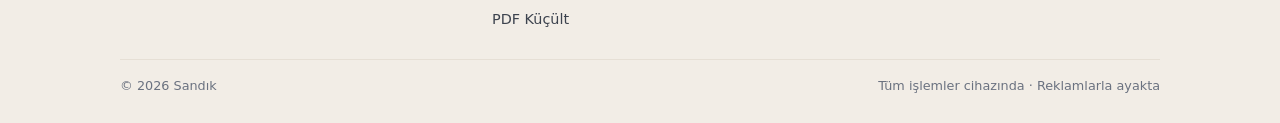
<file: gorsel-sikistir.html>
<!doctype html>
<html lang="tr">
<head>
<meta charset="utf-8">
<meta name="viewport" content="width=device-width, initial-scale=1, viewport-fit=cover">
<title>Görsel sıkıştır — hedef boyuta küçült | Sandık</title>
<meta name="description" content="JPG, PNG ve WebP fotoğrafları kalite kaybıyla küçült. Hedef KB ver, araç otomatik ayarlasın. Tarayıcıda, ücretsiz.">
<meta name="color-scheme" content="light dark">
<meta name="format-detection" content="telephone=no">
<meta name="mobile-web-app-capable" content="yes">
<meta name="apple-mobile-web-app-capable" content="yes">
<meta name="apple-mobile-web-app-status-bar-style" content="default">
<meta name="apple-mobile-web-app-title" content="Sandık">
<meta name="theme-color" content="#faf8f5" media="(prefers-color-scheme: light)">
<meta name="theme-color" content="#0d1014" media="(prefers-color-scheme: dark)">
<link rel="canonical" href="https://oyunlarinkrali83-byte.github.io/sandik/gorsel-sikistir.html">
<link rel="icon" href="icons/favicon.svg" type="image/svg+xml">
<link rel="apple-touch-icon" href="icons/apple-touch-icon.png">
<link rel="manifest" href="manifest.webmanifest">
<meta property="og:type" content="website">
<meta property="og:site_name" content="Sandık">
<meta property="og:locale" content="tr_TR">
<meta property="og:title" content="Görsel sıkıştır — hedef boyuta küçült | Sandık">
<meta property="og:description" content="JPG, PNG ve WebP fotoğrafları kalite kaybıyla küçült. Hedef KB ver, araç otomatik ayarlasın. Tarayıcıda, ücretsiz.">
<meta property="og:url" content="https://oyunlarinkrali83-byte.github.io/sandik/gorsel-sikistir.html">
<meta property="og:image" content="https://oyunlarinkrali83-byte.github.io/sandik/icons/og.png">
<meta property="og:image:width" content="1200">
<meta property="og:image:height" content="630">
<meta property="og:image:alt" content="Sandık — dosya işlerini tarayıcında bitir">
<meta name="twitter:card" content="summary_large_image">
<link rel="stylesheet" href="assets/css/style.css">
<script>try{var t=localStorage.getItem("sandik-theme");if(t==="light"||t==="dark")document.documentElement.setAttribute("data-theme",t);}catch(e){}</script>
<script defer src="assets/js/config.js"></script>
<script defer src="assets/js/core.js"></script>
<script defer src="libs/fflate.min.js"></script><script defer src="assets/js/tools/imgcompress.js"></script>
</head>
<body>
<a class="skip-link" href="#main">İçeriğe geç</a>
<noscript><div style="padding:12px 20px;background:#fdf3dc;color:#8a5a00;font:14px system-ui;text-align:center">Sandık'ın araçları tarayıcıda JavaScript ile çalışır. Lütfen JavaScript'i açıp sayfayı yenile.</div></noscript>
<header class="site-header">
  <div class="wrap header-inner">
    <a class="brand" href="index.html" aria-label="Sandık, ana sayfa">
      <img class="brand-mark" src="icons/logo.svg" alt="" width="34" height="34">
      Sandık
    </a>
    <nav class="nav" aria-label="Ana menü">
      <a href="index.html#araclar">Araçlar</a>
      <a href="index.html#nasil" class="nav-optional">Nasıl çalışır</a>
      <a href="index.html#sss" class="nav-optional">SSS</a>
      <button class="icon-btn theme-toggle" type="button" data-theme-toggle aria-label="Temayı değiştir">
        <svg class="sun" viewBox="0 0 24 24" fill="none" stroke="currentColor" stroke-width="1.8" stroke-linecap="round" aria-hidden="true"><circle cx="12" cy="12" r="4.2"/><path d="M12 2v2M12 20v2M4.9 4.9l1.4 1.4M17.7 17.7l1.4 1.4M2 12h2M20 12h2M4.9 19.1l1.4-1.4M17.7 6.3l1.4-1.4"/></svg>
        <svg class="moon" viewBox="0 0 24 24" fill="none" stroke="currentColor" stroke-width="1.8" stroke-linecap="round" stroke-linejoin="round" aria-hidden="true"><path d="M20 14.5A8.5 8.5 0 0 1 9.5 4a8.5 8.5 0 1 0 10.5 10.5z"/></svg>
      </button>
    </nav>
  </div>
</header>
<section class="page-head">
  <div class="wrap narrow">
    <nav class="breadcrumb" aria-label="Konum"><a href="index.html">Ana sayfa</a><span>/</span><span>Görsel Sıkıştır</span></nav>
    <h1>Görsel sıkıştır</h1>
    <p class="lead">Fotoğrafları kalite kaybını göze alarak küçült. Hedef boyut ver, araç kendisi ayarlasın.</p>
  </div>
</section>
<main id="main" class="wrap narrow" style="padding-bottom:56px">
  <div class="panel">
    <div class="panel-title"><span class="step">1</span> Görselleri ekle</div>
    <div class="dropzone" id="drop">
  <input type="file" id="file" accept="image/*,.jpg,.jpeg,.png,.webp" multiple aria-label="Dosya seç">
  <svg class="dz-ico" viewBox="0 0 24 24" fill="none" stroke="currentColor" stroke-width="1.5" stroke-linecap="round" stroke-linejoin="round" aria-hidden="true"><path d="M12 16V4"/><path d="M7 9l5-5 5 5"/><path d="M4 20h16"/></svg>
  <div class="dz-title">Görselleri buraya bırak</div>
  <div class="dz-sub">veya dokunup seç · birden fazla</div>
</div>
  </div>

  <div class="panel hidden" id="step2">
    <div class="panel-title"><span class="step">2</span> Sıkıştırma ayarları</div>
    <ul class="file-list" id="list"></ul>
    <div class="divider"></div>
    <div class="grid-3">
      <div class="field">
        <label for="maxw">En fazla genişlik</label>
        <select class="select" id="maxw">
          <option value="0">Orijinal boyut</option>
          <option value="2560">2560 px</option>
          <option value="1920" selected>1920 px</option>
          <option value="1280">1280 px</option>
          <option value="800">800 px</option>
        </select>
      </div>
      <div class="field">
        <label for="fmt">Çıktı formatı</label>
        <select class="select" id="fmt">
          <option value="jpeg" selected>JPEG</option>
          <option value="webp">WebP</option>
        </select>
      </div>
      <div class="field">
        <label for="target">Hedef boyut (KB)</label>
        <input class="input" id="target" type="number" min="20" max="20000" step="10" placeholder="boş = kaliteye göre">
      </div>
    </div>
    <div class="field mt-16" style="margin-top:14px">
      <label for="quality">Kalite</label>
      <div class="range-row"><input type="range" id="quality" min="40" max="95" value="78"><output id="qualityOut">78</output></div>
    </div>
    <div class="row mt-16" style="margin-top:16px">
      <button class="btn btn-primary" id="go" type="button"><svg viewBox="0 0 24 24" fill="none" stroke="currentColor" stroke-width="1.8" stroke-linecap="round" stroke-linejoin="round" aria-hidden="true"><path d="M12 3v6M12 21v-6"/><path d="M8 7l4-4 4 4M8 17l4 4 4-4"/><path d="M4 12h4M16 12h4"/></svg> Sıkıştır</button>
      <button class="btn btn-ghost" id="clear" type="button">Temizle</button>
      <span class="spacer"></span>
      <span class="muted small" id="summary"></span>
    </div>
    <div class="progress-wrap hidden" id="prog">
  <div class="progress"><i></i></div>
  <div class="progress-label"><span>İşleniyor</span><span></span></div>
</div>
  </div>

  <div id="result" class="panel hidden" aria-live="polite">
    <div class="panel-title"><span class="step">3</span> Sonuç</div>
    <div class="row mb-16">
      <button class="btn" id="zipAll" type="button"><svg viewBox="0 0 24 24" fill="none" stroke="currentColor" stroke-width="1.8" stroke-linecap="round" stroke-linejoin="round" aria-hidden="true"><path d="M6 3h12v18l-6-3.5L6 21z"/><path d="M12 3v6M12 12h.01"/></svg> Tümünü ZIP indir</button>
      <span class="muted small" id="resInfo"></span>
    </div>
    <div class="file-list" id="resList"></div>
  </div>
  <div class="ad-slot" data-format="auto" hidden></div>
  <section class="related"><h2>Diğer araçlar</h2><div class="tool-grid"><a class="tool-card" href="pdf-gorsel.html">
  <div class="tc-top"><span class="tool-ico"><svg viewBox="0 0 24 24" fill="none" stroke="currentColor" stroke-width="1.8" stroke-linecap="round" stroke-linejoin="round" aria-hidden="true"><rect x="3" y="3" width="18" height="18" rx="2.5"/><circle cx="9" cy="9" r="1.6"/><path d="M3.5 16.5l4.5-3.8 3.6 2.8 2.9-2.2 5 4.2"/></svg></span><span class="tag">PDF</span></div>
  <h3>PDF'i Görsele Çevir</h3><p>Her sayfayı JPG veya PNG olarak indir.</p></a><a class="tool-card" href="gorsel-pdf.html">
  <div class="tc-top"><span class="tool-ico"><svg viewBox="0 0 24 24" fill="none" stroke="currentColor" stroke-width="1.8" stroke-linecap="round" stroke-linejoin="round" aria-hidden="true"><rect x="6" y="3" width="12" height="18" rx="2"/><path d="M9 15l2.1-2.4 1.8 1.6 1.4-1.4L16 15"/><circle cx="9.6" cy="8.4" r="1.1"/></svg></span><span class="tag">GÖRSEL</span></div>
  <h3>Görselden PDF</h3><p>Fotoğrafları tek PDF'te topla.</p></a><a class="tool-card" href="pdf-kucult.html">
  <div class="tc-top"><span class="tool-ico"><svg viewBox="0 0 24 24" fill="none" stroke="currentColor" stroke-width="1.8" stroke-linecap="round" stroke-linejoin="round" aria-hidden="true"><path d="M9 3v4a2 2 0 0 1-2 2H3"/><path d="M15 3v4a2 2 0 0 0 2 2h4"/><path d="M9 21v-4a2 2 0 0 0-2-2H3"/><path d="M15 21v-4a2 2 0 0 1 2-2h4"/></svg></span><span class="tag">PDF</span></div>
  <h3>PDF Küçült</h3><p>Taranmış PDF'lerin boyutunu düşür.</p></a></div></section><section class="section-tight"><h2>Sık sorulan sorular</h2><div class="faq"><details class="qa"><summary>Hedef boyut nasıl çalışır?</summary><div class="qa-body"><p>Örneğin 200 KB yazarsan araç kaliteyi ve çözünürlüğü adım adım düşürüp dosyayı 200 KB altına indirmeye çalışır. Ulaşamazsa en küçük sonucu verir ve bunu söyler.</p></div></details><details class="qa"><summary>WebP destekleniyor mu?</summary><div class="qa-body"><p>Modern tarayıcılarda evet; JPEG'den daha küçük dosya verir. Eski cihazlarda açılmayabilir, o yüzden varsayılan JPEG.</p></div></details><details class="qa"><summary>Şeffaflık korunur mu?</summary><div class="qa-body"><p>JPEG şeffaflığı desteklemez; saydam alanlar beyaz olur. Saydam PNG gerekiyorsa aracı kullanma ya da çıktıyı PNG iste (bu sürümde yok).</p></div></details></div></section>
</main>

<footer class="site-footer">
  <div class="wrap">
    <div class="footer-top">
      <div class="footer-brand">
        <a class="brand" href="index.html">
          <img class="brand-mark" src="icons/logo.svg" alt="" width="34" height="34">
          Sandık
        </a>
        <p>Tarayıcıda çalışan ücretsiz dosya araçları. Dosyaların cihazından çıkmaz, hesap gerekmez.</p>
      </div>
      <div class="footer-cols">
        <div class="footer-col">
          <h4>Araçlar</h4>
          <ul><li><a href="pdf-birlestir.html">PDF Birleştir</a></li><li><a href="pdf-sayfa-duzenle.html">Sayfa Düzenle</a></li><li><a href="pdf-gorsel.html">PDF'i Görsele Çevir</a></li><li><a href="gorsel-pdf.html">Görselden PDF</a></li><li><a href="gorsel-sikistir.html">Görsel Sıkıştır</a></li><li><a href="pdf-kucult.html">PDF Küçült</a></li></ul>
        </div>
        <div class="footer-col">
          <h4>Site</h4>
          <ul>
            <li><a href="hakkinda.html">Hakkında</a></li>
            <li><a href="gizlilik.html">Gizlilik</a></li>
            <li><a href="iletisim.html">İletişim</a></li>
            <li><a href="index.html#sss">Sık sorulanlar</a></li>
          </ul>
        </div>
      </div>
    </div>
    <div class="footer-bottom">
      <span>© <span data-year>2026</span> Sandık</span>
      <span class="spacer"></span>
      <span>Tüm işlemler cihazında · Reklamlarla ayakta</span>
    </div>
  </div>
</footer>

</body>
</html>
</file>
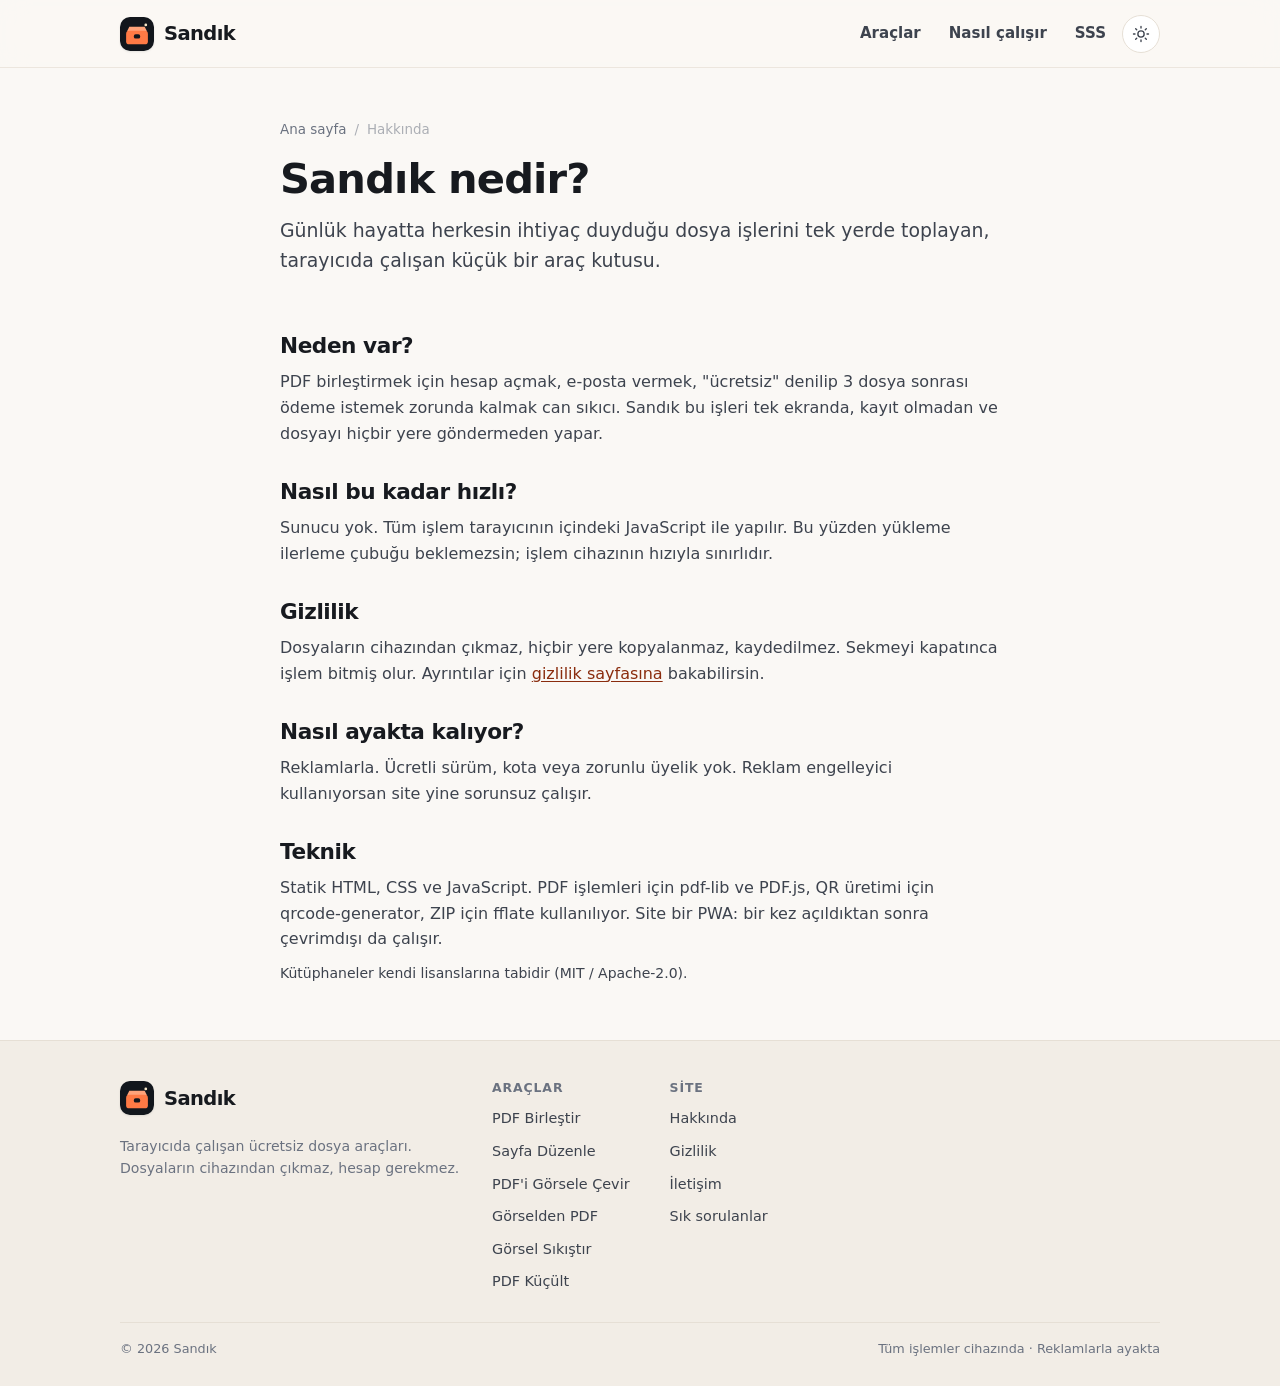
<file: hakkinda.html>
<!doctype html>
<html lang="tr">
<head>
<meta charset="utf-8">
<meta name="viewport" content="width=device-width, initial-scale=1, viewport-fit=cover">
<title>Hakkında — Sandık</title>
<meta name="description" content="Sandık, tarayıcıda çalışan ücretsiz PDF ve görsel araçları sunar. Dosyalar yüklenmez, hesap gerekmez.">
<meta name="color-scheme" content="light dark">
<meta name="format-detection" content="telephone=no">
<meta name="mobile-web-app-capable" content="yes">
<meta name="apple-mobile-web-app-capable" content="yes">
<meta name="apple-mobile-web-app-status-bar-style" content="default">
<meta name="apple-mobile-web-app-title" content="Sandık">
<meta name="theme-color" content="#faf8f5" media="(prefers-color-scheme: light)">
<meta name="theme-color" content="#0d1014" media="(prefers-color-scheme: dark)">
<link rel="canonical" href="https://oyunlarinkrali83-byte.github.io/sandik/hakkinda.html">
<link rel="icon" href="icons/favicon.svg" type="image/svg+xml">
<link rel="apple-touch-icon" href="icons/apple-touch-icon.png">
<link rel="manifest" href="manifest.webmanifest">
<meta property="og:type" content="website">
<meta property="og:site_name" content="Sandık">
<meta property="og:locale" content="tr_TR">
<meta property="og:title" content="Hakkında — Sandık">
<meta property="og:description" content="Sandık, tarayıcıda çalışan ücretsiz PDF ve görsel araçları sunar. Dosyalar yüklenmez, hesap gerekmez.">
<meta property="og:url" content="https://oyunlarinkrali83-byte.github.io/sandik/hakkinda.html">
<meta property="og:image" content="https://oyunlarinkrali83-byte.github.io/sandik/icons/og.png">
<meta property="og:image:width" content="1200">
<meta property="og:image:height" content="630">
<meta property="og:image:alt" content="Sandık — dosya işlerini tarayıcında bitir">
<meta name="twitter:card" content="summary_large_image">
<link rel="stylesheet" href="assets/css/style.css">
<script>try{var t=localStorage.getItem("sandik-theme");if(t==="light"||t==="dark")document.documentElement.setAttribute("data-theme",t);}catch(e){}</script>
<script defer src="assets/js/config.js"></script>
<script defer src="assets/js/core.js"></script>

</head>
<body>
<a class="skip-link" href="#main">İçeriğe geç</a>
<noscript><div style="padding:12px 20px;background:#fdf3dc;color:#8a5a00;font:14px system-ui;text-align:center">Sandık'ın araçları tarayıcıda JavaScript ile çalışır. Lütfen JavaScript'i açıp sayfayı yenile.</div></noscript>
<header class="site-header">
  <div class="wrap header-inner">
    <a class="brand" href="index.html" aria-label="Sandık, ana sayfa">
      <img class="brand-mark" src="icons/logo.svg" alt="" width="34" height="34">
      Sandık
    </a>
    <nav class="nav" aria-label="Ana menü">
      <a href="index.html#araclar">Araçlar</a>
      <a href="index.html#nasil" class="nav-optional">Nasıl çalışır</a>
      <a href="index.html#sss" class="nav-optional">SSS</a>
      <button class="icon-btn theme-toggle" type="button" data-theme-toggle aria-label="Temayı değiştir">
        <svg class="sun" viewBox="0 0 24 24" fill="none" stroke="currentColor" stroke-width="1.8" stroke-linecap="round" aria-hidden="true"><circle cx="12" cy="12" r="4.2"/><path d="M12 2v2M12 20v2M4.9 4.9l1.4 1.4M17.7 17.7l1.4 1.4M2 12h2M20 12h2M4.9 19.1l1.4-1.4M17.7 6.3l1.4-1.4"/></svg>
        <svg class="moon" viewBox="0 0 24 24" fill="none" stroke="currentColor" stroke-width="1.8" stroke-linecap="round" stroke-linejoin="round" aria-hidden="true"><path d="M20 14.5A8.5 8.5 0 0 1 9.5 4a8.5 8.5 0 1 0 10.5 10.5z"/></svg>
      </button>
    </nav>
  </div>
</header>

<section class="page-head"><div class="wrap narrow">
  <nav class="breadcrumb" aria-label="Konum"><a href="index.html">Ana sayfa</a><span>/</span><span>Hakkında</span></nav>
  <h1>Sandık nedir?</h1>
  <p class="lead">Günlük hayatta herkesin ihtiyaç duyduğu dosya işlerini tek yerde toplayan, tarayıcıda çalışan küçük bir araç kutusu.</p>
</div></section>
<main id="main" class="wrap narrow prose" style="padding-bottom:56px">
  <h2>Neden var?</h2>
  <p>PDF birleştirmek için hesap açmak, e-posta vermek, "ücretsiz" denilip 3 dosya sonrası ödeme istemek zorunda kalmak can sıkıcı. Sandık bu işleri tek ekranda, kayıt olmadan ve dosyayı hiçbir yere göndermeden yapar.</p>
  <h2>Nasıl bu kadar hızlı?</h2>
  <p>Sunucu yok. Tüm işlem tarayıcının içindeki JavaScript ile yapılır. Bu yüzden yükleme ilerleme çubuğu beklemezsin; işlem cihazının hızıyla sınırlıdır.</p>
  <h2>Gizlilik</h2>
  <p>Dosyaların cihazından çıkmaz, hiçbir yere kopyalanmaz, kaydedilmez. Sekmeyi kapatınca işlem bitmiş olur. Ayrıntılar için <a href="gizlilik.html">gizlilik sayfasına</a> bakabilirsin.</p>
  <h2>Nasıl ayakta kalıyor?</h2>
  <p>Reklamlarla. Ücretli sürüm, kota veya zorunlu üyelik yok. Reklam engelleyici kullanıyorsan site yine sorunsuz çalışır.</p>
  <h2>Teknik</h2>
  <p>Statik HTML, CSS ve JavaScript. PDF işlemleri için pdf-lib ve PDF.js, QR üretimi için qrcode-generator, ZIP için fflate kullanılıyor. Site bir PWA: bir kez açıldıktan sonra çevrimdışı da çalışır.</p>
  <p class="muted small">Kütüphaneler kendi lisanslarına tabidir (MIT / Apache-2.0).</p>
</main>

<footer class="site-footer">
  <div class="wrap">
    <div class="footer-top">
      <div class="footer-brand">
        <a class="brand" href="index.html">
          <img class="brand-mark" src="icons/logo.svg" alt="" width="34" height="34">
          Sandık
        </a>
        <p>Tarayıcıda çalışan ücretsiz dosya araçları. Dosyaların cihazından çıkmaz, hesap gerekmez.</p>
      </div>
      <div class="footer-cols">
        <div class="footer-col">
          <h4>Araçlar</h4>
          <ul><li><a href="pdf-birlestir.html">PDF Birleştir</a></li><li><a href="pdf-sayfa-duzenle.html">Sayfa Düzenle</a></li><li><a href="pdf-gorsel.html">PDF'i Görsele Çevir</a></li><li><a href="gorsel-pdf.html">Görselden PDF</a></li><li><a href="gorsel-sikistir.html">Görsel Sıkıştır</a></li><li><a href="pdf-kucult.html">PDF Küçült</a></li></ul>
        </div>
        <div class="footer-col">
          <h4>Site</h4>
          <ul>
            <li><a href="hakkinda.html">Hakkında</a></li>
            <li><a href="gizlilik.html">Gizlilik</a></li>
            <li><a href="iletisim.html">İletişim</a></li>
            <li><a href="index.html#sss">Sık sorulanlar</a></li>
          </ul>
        </div>
      </div>
    </div>
    <div class="footer-bottom">
      <span>© <span data-year>2026</span> Sandık</span>
      <span class="spacer"></span>
      <span>Tüm işlemler cihazında · Reklamlarla ayakta</span>
    </div>
  </div>
</footer>

</body>
</html>
</file>
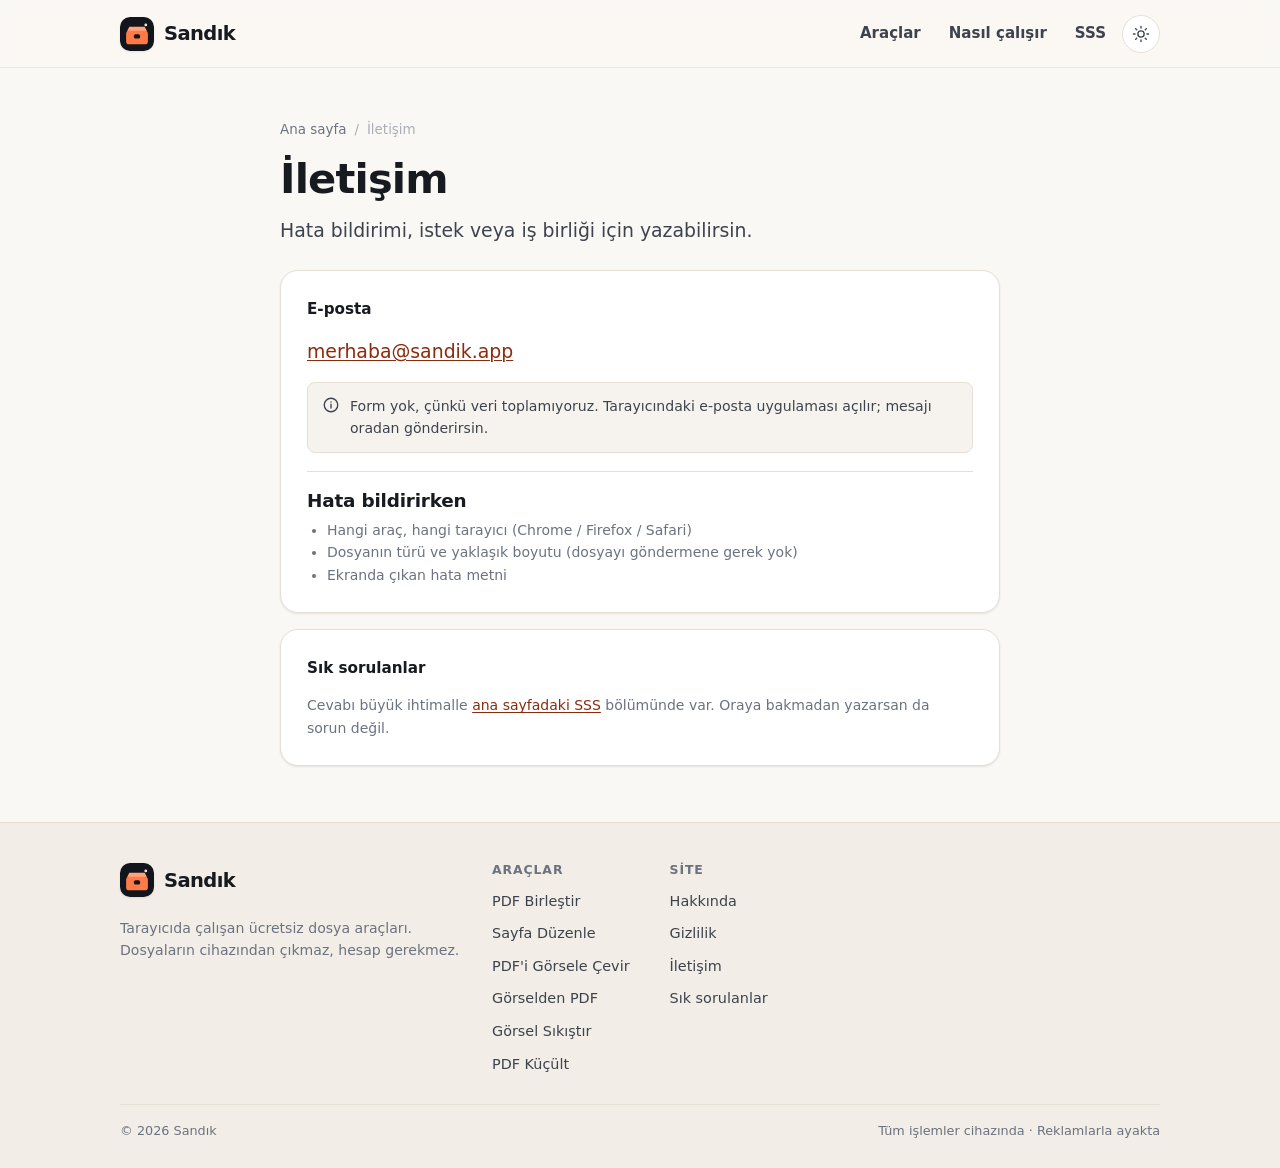
<file: iletisim.html>
<!doctype html>
<html lang="tr">
<head>
<meta charset="utf-8">
<meta name="viewport" content="width=device-width, initial-scale=1, viewport-fit=cover">
<title>İletişim — Sandık</title>
<meta name="description" content="Sandık ile iletişim: hata bildirimi, öneri ve iş birliği için e-posta adresi.">
<meta name="color-scheme" content="light dark">
<meta name="format-detection" content="telephone=no">
<meta name="mobile-web-app-capable" content="yes">
<meta name="apple-mobile-web-app-capable" content="yes">
<meta name="apple-mobile-web-app-status-bar-style" content="default">
<meta name="apple-mobile-web-app-title" content="Sandık">
<meta name="theme-color" content="#faf8f5" media="(prefers-color-scheme: light)">
<meta name="theme-color" content="#0d1014" media="(prefers-color-scheme: dark)">
<link rel="canonical" href="https://oyunlarinkrali83-byte.github.io/sandik/iletisim.html">
<link rel="icon" href="icons/favicon.svg" type="image/svg+xml">
<link rel="apple-touch-icon" href="icons/apple-touch-icon.png">
<link rel="manifest" href="manifest.webmanifest">
<meta property="og:type" content="website">
<meta property="og:site_name" content="Sandık">
<meta property="og:locale" content="tr_TR">
<meta property="og:title" content="İletişim — Sandık">
<meta property="og:description" content="Sandık ile iletişim: hata bildirimi, öneri ve iş birliği için e-posta adresi.">
<meta property="og:url" content="https://oyunlarinkrali83-byte.github.io/sandik/iletisim.html">
<meta property="og:image" content="https://oyunlarinkrali83-byte.github.io/sandik/icons/og.png">
<meta property="og:image:width" content="1200">
<meta property="og:image:height" content="630">
<meta property="og:image:alt" content="Sandık — dosya işlerini tarayıcında bitir">
<meta name="twitter:card" content="summary_large_image">
<link rel="stylesheet" href="assets/css/style.css">
<script>try{var t=localStorage.getItem("sandik-theme");if(t==="light"||t==="dark")document.documentElement.setAttribute("data-theme",t);}catch(e){}</script>
<script defer src="assets/js/config.js"></script>
<script defer src="assets/js/core.js"></script>

</head>
<body>
<a class="skip-link" href="#main">İçeriğe geç</a>
<noscript><div style="padding:12px 20px;background:#fdf3dc;color:#8a5a00;font:14px system-ui;text-align:center">Sandık'ın araçları tarayıcıda JavaScript ile çalışır. Lütfen JavaScript'i açıp sayfayı yenile.</div></noscript>
<header class="site-header">
  <div class="wrap header-inner">
    <a class="brand" href="index.html" aria-label="Sandık, ana sayfa">
      <img class="brand-mark" src="icons/logo.svg" alt="" width="34" height="34">
      Sandık
    </a>
    <nav class="nav" aria-label="Ana menü">
      <a href="index.html#araclar">Araçlar</a>
      <a href="index.html#nasil" class="nav-optional">Nasıl çalışır</a>
      <a href="index.html#sss" class="nav-optional">SSS</a>
      <button class="icon-btn theme-toggle" type="button" data-theme-toggle aria-label="Temayı değiştir">
        <svg class="sun" viewBox="0 0 24 24" fill="none" stroke="currentColor" stroke-width="1.8" stroke-linecap="round" aria-hidden="true"><circle cx="12" cy="12" r="4.2"/><path d="M12 2v2M12 20v2M4.9 4.9l1.4 1.4M17.7 17.7l1.4 1.4M2 12h2M20 12h2M4.9 19.1l1.4-1.4M17.7 6.3l1.4-1.4"/></svg>
        <svg class="moon" viewBox="0 0 24 24" fill="none" stroke="currentColor" stroke-width="1.8" stroke-linecap="round" stroke-linejoin="round" aria-hidden="true"><path d="M20 14.5A8.5 8.5 0 0 1 9.5 4a8.5 8.5 0 1 0 10.5 10.5z"/></svg>
      </button>
    </nav>
  </div>
</header>

<section class="page-head"><div class="wrap narrow">
  <nav class="breadcrumb" aria-label="Konum"><a href="index.html">Ana sayfa</a><span>/</span><span>İletişim</span></nav>
  <h1>İletişim</h1>
  <p class="lead">Hata bildirimi, istek veya iş birliği için yazabilirsin.</p>
</div></section>
<main id="main" class="wrap narrow" style="padding-bottom:56px">
  <div class="panel">
    <div class="panel-title">E-posta</div>
    <p class="lead" style="margin-bottom:16px"><a href="mailto:merhaba@sandik.app" data-config-email>merhaba@sandik.app</a></p>
    <div class="alert"><svg viewBox="0 0 24 24" fill="none" stroke="currentColor" stroke-width="1.8" stroke-linecap="round" stroke-linejoin="round" aria-hidden="true"><circle cx="12" cy="12" r="9"/><path d="M12 11v5M12 8h.01"/></svg> <div>Form yok, çünkü veri toplamıyoruz. Tarayıcındaki e-posta uygulaması açılır; mesajı oradan gönderirsin.</div></div>
    <div class="divider"></div>
    <h3>Hata bildirirken</h3>
    <ul class="small" style="margin-top:8px;padding-left:20px;color:var(--muted)">
      <li>Hangi araç, hangi tarayıcı (Chrome / Firefox / Safari)</li>
      <li>Dosyanın türü ve yaklaşık boyutu (dosyayı göndermene gerek yok)</li>
      <li>Ekranda çıkan hata metni</li>
    </ul>
  </div>
  <div class="panel">
    <div class="panel-title">Sık sorulanlar</div>
    <p class="small muted">Cevabı büyük ihtimalle <a href="index.html#sss">ana sayfadaki SSS</a> bölümünde var. Oraya bakmadan yazarsan da sorun değil.</p>
  </div>
</main>

<footer class="site-footer">
  <div class="wrap">
    <div class="footer-top">
      <div class="footer-brand">
        <a class="brand" href="index.html">
          <img class="brand-mark" src="icons/logo.svg" alt="" width="34" height="34">
          Sandık
        </a>
        <p>Tarayıcıda çalışan ücretsiz dosya araçları. Dosyaların cihazından çıkmaz, hesap gerekmez.</p>
      </div>
      <div class="footer-cols">
        <div class="footer-col">
          <h4>Araçlar</h4>
          <ul><li><a href="pdf-birlestir.html">PDF Birleştir</a></li><li><a href="pdf-sayfa-duzenle.html">Sayfa Düzenle</a></li><li><a href="pdf-gorsel.html">PDF'i Görsele Çevir</a></li><li><a href="gorsel-pdf.html">Görselden PDF</a></li><li><a href="gorsel-sikistir.html">Görsel Sıkıştır</a></li><li><a href="pdf-kucult.html">PDF Küçült</a></li></ul>
        </div>
        <div class="footer-col">
          <h4>Site</h4>
          <ul>
            <li><a href="hakkinda.html">Hakkında</a></li>
            <li><a href="gizlilik.html">Gizlilik</a></li>
            <li><a href="iletisim.html">İletişim</a></li>
            <li><a href="index.html#sss">Sık sorulanlar</a></li>
          </ul>
        </div>
      </div>
    </div>
    <div class="footer-bottom">
      <span>© <span data-year>2026</span> Sandık</span>
      <span class="spacer"></span>
      <span>Tüm işlemler cihazında · Reklamlarla ayakta</span>
    </div>
  </div>
</footer>

</body>
</html>
</file>
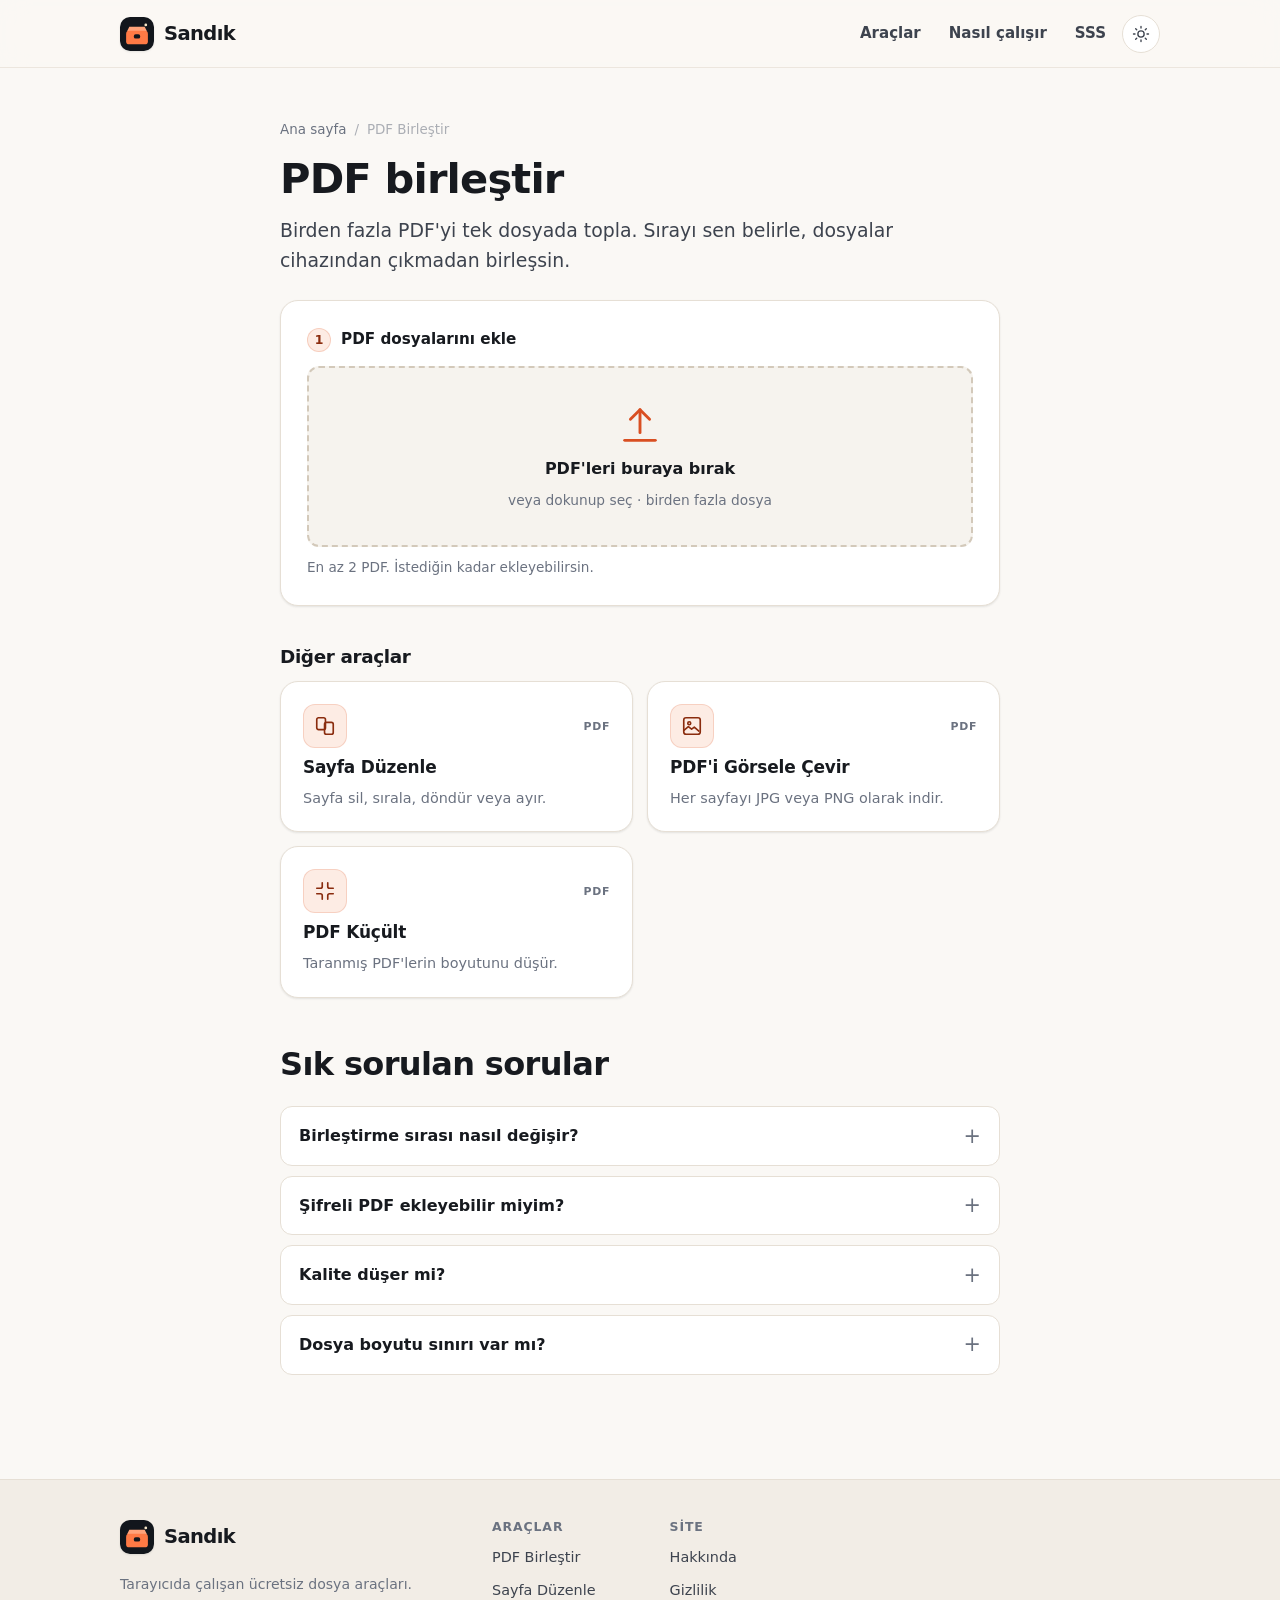
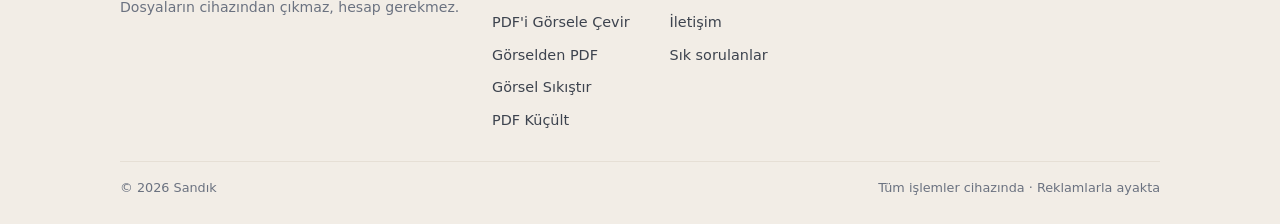
<file: pdf-birlestir.html>
<!doctype html>
<html lang="tr">
<head>
<meta charset="utf-8">
<meta name="viewport" content="width=device-width, initial-scale=1, viewport-fit=cover">
<title>PDF Birleştir — ücretsiz, tarayıcıda | Sandık</title>
<meta name="description" content="Birden fazla PDF'yi kalite kaybı olmadan tek dosyada birleştir. Sürükle, sırala, indir. Dosyalar sunucuya yüklenmez.">
<meta name="color-scheme" content="light dark">
<meta name="format-detection" content="telephone=no">
<meta name="mobile-web-app-capable" content="yes">
<meta name="apple-mobile-web-app-capable" content="yes">
<meta name="apple-mobile-web-app-status-bar-style" content="default">
<meta name="apple-mobile-web-app-title" content="Sandık">
<meta name="theme-color" content="#faf8f5" media="(prefers-color-scheme: light)">
<meta name="theme-color" content="#0d1014" media="(prefers-color-scheme: dark)">
<link rel="canonical" href="https://oyunlarinkrali83-byte.github.io/sandik/pdf-birlestir.html">
<link rel="icon" href="icons/favicon.svg" type="image/svg+xml">
<link rel="apple-touch-icon" href="icons/apple-touch-icon.png">
<link rel="manifest" href="manifest.webmanifest">
<meta property="og:type" content="website">
<meta property="og:site_name" content="Sandık">
<meta property="og:locale" content="tr_TR">
<meta property="og:title" content="PDF Birleştir — ücretsiz, tarayıcıda | Sandık">
<meta property="og:description" content="Birden fazla PDF'yi kalite kaybı olmadan tek dosyada birleştir. Sürükle, sırala, indir. Dosyalar sunucuya yüklenmez.">
<meta property="og:url" content="https://oyunlarinkrali83-byte.github.io/sandik/pdf-birlestir.html">
<meta property="og:image" content="https://oyunlarinkrali83-byte.github.io/sandik/icons/og.png">
<meta property="og:image:width" content="1200">
<meta property="og:image:height" content="630">
<meta property="og:image:alt" content="Sandık — dosya işlerini tarayıcında bitir">
<meta name="twitter:card" content="summary_large_image">
<link rel="stylesheet" href="assets/css/style.css">
<script>try{var t=localStorage.getItem("sandik-theme");if(t==="light"||t==="dark")document.documentElement.setAttribute("data-theme",t);}catch(e){}</script>
<script defer src="assets/js/config.js"></script>
<script defer src="assets/js/core.js"></script>
<script defer src="libs/pdf-lib.min.js"></script><script defer src="assets/js/tools/merge.js"></script>
</head>
<body>
<a class="skip-link" href="#main">İçeriğe geç</a>
<noscript><div style="padding:12px 20px;background:#fdf3dc;color:#8a5a00;font:14px system-ui;text-align:center">Sandık'ın araçları tarayıcıda JavaScript ile çalışır. Lütfen JavaScript'i açıp sayfayı yenile.</div></noscript>
<header class="site-header">
  <div class="wrap header-inner">
    <a class="brand" href="index.html" aria-label="Sandık, ana sayfa">
      <img class="brand-mark" src="icons/logo.svg" alt="" width="34" height="34">
      Sandık
    </a>
    <nav class="nav" aria-label="Ana menü">
      <a href="index.html#araclar">Araçlar</a>
      <a href="index.html#nasil" class="nav-optional">Nasıl çalışır</a>
      <a href="index.html#sss" class="nav-optional">SSS</a>
      <button class="icon-btn theme-toggle" type="button" data-theme-toggle aria-label="Temayı değiştir">
        <svg class="sun" viewBox="0 0 24 24" fill="none" stroke="currentColor" stroke-width="1.8" stroke-linecap="round" aria-hidden="true"><circle cx="12" cy="12" r="4.2"/><path d="M12 2v2M12 20v2M4.9 4.9l1.4 1.4M17.7 17.7l1.4 1.4M2 12h2M20 12h2M4.9 19.1l1.4-1.4M17.7 6.3l1.4-1.4"/></svg>
        <svg class="moon" viewBox="0 0 24 24" fill="none" stroke="currentColor" stroke-width="1.8" stroke-linecap="round" stroke-linejoin="round" aria-hidden="true"><path d="M20 14.5A8.5 8.5 0 0 1 9.5 4a8.5 8.5 0 1 0 10.5 10.5z"/></svg>
      </button>
    </nav>
  </div>
</header>
<section class="page-head">
  <div class="wrap narrow">
    <nav class="breadcrumb" aria-label="Konum"><a href="index.html">Ana sayfa</a><span>/</span><span>PDF Birleştir</span></nav>
    <h1>PDF birleştir</h1>
    <p class="lead">Birden fazla PDF'yi tek dosyada topla. Sırayı sen belirle, dosyalar cihazından çıkmadan birleşsin.</p>
  </div>
</section>
<main id="main" class="wrap narrow" style="padding-bottom:56px">
  <div class="panel">
    <div class="panel-title"><span class="step">1</span> PDF dosyalarını ekle</div>
    <div class="dropzone" id="drop">
  <input type="file" id="file" accept="application/pdf,.pdf" multiple aria-label="Dosya seç">
  <svg class="dz-ico" viewBox="0 0 24 24" fill="none" stroke="currentColor" stroke-width="1.5" stroke-linecap="round" stroke-linejoin="round" aria-hidden="true"><path d="M12 16V4"/><path d="M7 9l5-5 5 5"/><path d="M4 20h16"/></svg>
  <div class="dz-title">PDF'leri buraya bırak</div>
  <div class="dz-sub">veya dokunup seç · birden fazla dosya</div>
</div>
    <p class="panel-note">En az 2 PDF. İstediğin kadar ekleyebilirsin.</p>
  </div>

  <div class="panel hidden" id="step2">
    <div class="panel-title"><span class="step">2</span> Sırala ve birleştir</div>
    <ul class="file-list" id="list"></ul>
    <div class="divider"></div>
    <div class="grid-2">
      <div class="field">
        <label for="outname">Dosya adı</label>
        <input class="input" id="outname" value="birlesik" autocomplete="off" spellcheck="false">
      </div>
    </div>
    <div class="row mt-16" style="margin-top:16px">
      <button class="btn btn-primary" id="go" type="button"><svg viewBox="0 0 24 24" fill="none" stroke="currentColor" stroke-width="1.8" stroke-linecap="round" stroke-linejoin="round" aria-hidden="true"><rect x="4" y="3" width="11" height="14" rx="2"/><path d="M9 21h9a2 2 0 0 0 2-2V9"/><path d="M11 10h6M14 7v6"/></svg> PDF'leri birleştir</button>
      <button class="btn btn-ghost" id="clear" type="button">Temizle</button>
      <span class="spacer"></span>
      <span class="muted small" id="summary"></span>
    </div>
    <div class="progress-wrap hidden" id="prog">
  <div class="progress"><i></i></div>
  <div class="progress-label"><span>İşleniyor</span><span></span></div>
</div>
  </div>
  <div id="result" class="result hidden" aria-live="polite"></div>
  <div class="ad-slot" data-format="auto" hidden></div>
  <section class="related"><h2>Diğer araçlar</h2><div class="tool-grid"><a class="tool-card" href="pdf-sayfa-duzenle.html">
  <div class="tc-top"><span class="tool-ico"><svg viewBox="0 0 24 24" fill="none" stroke="currentColor" stroke-width="1.8" stroke-linecap="round" stroke-linejoin="round" aria-hidden="true"><rect x="3" y="3" width="9.5" height="13" rx="2"/><rect x="11.5" y="8" width="9.5" height="13" rx="2"/></svg></span><span class="tag">PDF</span></div>
  <h3>Sayfa Düzenle</h3><p>Sayfa sil, sırala, döndür veya ayır.</p></a><a class="tool-card" href="pdf-gorsel.html">
  <div class="tc-top"><span class="tool-ico"><svg viewBox="0 0 24 24" fill="none" stroke="currentColor" stroke-width="1.8" stroke-linecap="round" stroke-linejoin="round" aria-hidden="true"><rect x="3" y="3" width="18" height="18" rx="2.5"/><circle cx="9" cy="9" r="1.6"/><path d="M3.5 16.5l4.5-3.8 3.6 2.8 2.9-2.2 5 4.2"/></svg></span><span class="tag">PDF</span></div>
  <h3>PDF'i Görsele Çevir</h3><p>Her sayfayı JPG veya PNG olarak indir.</p></a><a class="tool-card" href="pdf-kucult.html">
  <div class="tc-top"><span class="tool-ico"><svg viewBox="0 0 24 24" fill="none" stroke="currentColor" stroke-width="1.8" stroke-linecap="round" stroke-linejoin="round" aria-hidden="true"><path d="M9 3v4a2 2 0 0 1-2 2H3"/><path d="M15 3v4a2 2 0 0 0 2 2h4"/><path d="M9 21v-4a2 2 0 0 0-2-2H3"/><path d="M15 21v-4a2 2 0 0 1 2-2h4"/></svg></span><span class="tag">PDF</span></div>
  <h3>PDF Küçült</h3><p>Taranmış PDF'lerin boyutunu düşür.</p></a></div></section><section class="section-tight"><h2>Sık sorulan sorular</h2><div class="faq"><details class="qa"><summary>Birleştirme sırası nasıl değişir?</summary><div class="qa-body"><p>Listedeki her dosyanın sağındaki oklarla yukarı/aşağı taşı. Sıra, yukarıdan aşağıya doğrudur.</p></div></details><details class="qa"><summary>Şifreli PDF ekleyebilir miyim?</summary><div class="qa-body"><p>Şifresi olan PDF'ler tarayıcıda açılamaz. Önce PDF'i açıp şifresini kaldırman gerekir. Şifre korumalı dosyalarda araç anlaşılır bir hata gösterir.</p></div></details><details class="qa"><summary>Kalite düşer mi?</summary><div class="qa-body"><p>Hayır. Birleştirme sayfaları yeniden üretmez, sadece aynı sayfaları yeni bir dosyaya sırayla taşır. Metin, bağlantı ve vektörler bozulmaz.</p></div></details><details class="qa"><summary>Dosya boyutu sınırı var mı?</summary><div class="qa-body"><p>Sabit bir sınır yok; sınır cihazının belleği. 300 MB üzeri dosyalarda telefonlarda yavaşlama olabilir.</p></div></details></div></section>
</main>

<footer class="site-footer">
  <div class="wrap">
    <div class="footer-top">
      <div class="footer-brand">
        <a class="brand" href="index.html">
          <img class="brand-mark" src="icons/logo.svg" alt="" width="34" height="34">
          Sandık
        </a>
        <p>Tarayıcıda çalışan ücretsiz dosya araçları. Dosyaların cihazından çıkmaz, hesap gerekmez.</p>
      </div>
      <div class="footer-cols">
        <div class="footer-col">
          <h4>Araçlar</h4>
          <ul><li><a href="pdf-birlestir.html">PDF Birleştir</a></li><li><a href="pdf-sayfa-duzenle.html">Sayfa Düzenle</a></li><li><a href="pdf-gorsel.html">PDF'i Görsele Çevir</a></li><li><a href="gorsel-pdf.html">Görselden PDF</a></li><li><a href="gorsel-sikistir.html">Görsel Sıkıştır</a></li><li><a href="pdf-kucult.html">PDF Küçült</a></li></ul>
        </div>
        <div class="footer-col">
          <h4>Site</h4>
          <ul>
            <li><a href="hakkinda.html">Hakkında</a></li>
            <li><a href="gizlilik.html">Gizlilik</a></li>
            <li><a href="iletisim.html">İletişim</a></li>
            <li><a href="index.html#sss">Sık sorulanlar</a></li>
          </ul>
        </div>
      </div>
    </div>
    <div class="footer-bottom">
      <span>© <span data-year>2026</span> Sandık</span>
      <span class="spacer"></span>
      <span>Tüm işlemler cihazında · Reklamlarla ayakta</span>
    </div>
  </div>
</footer>

</body>
</html>
</file>
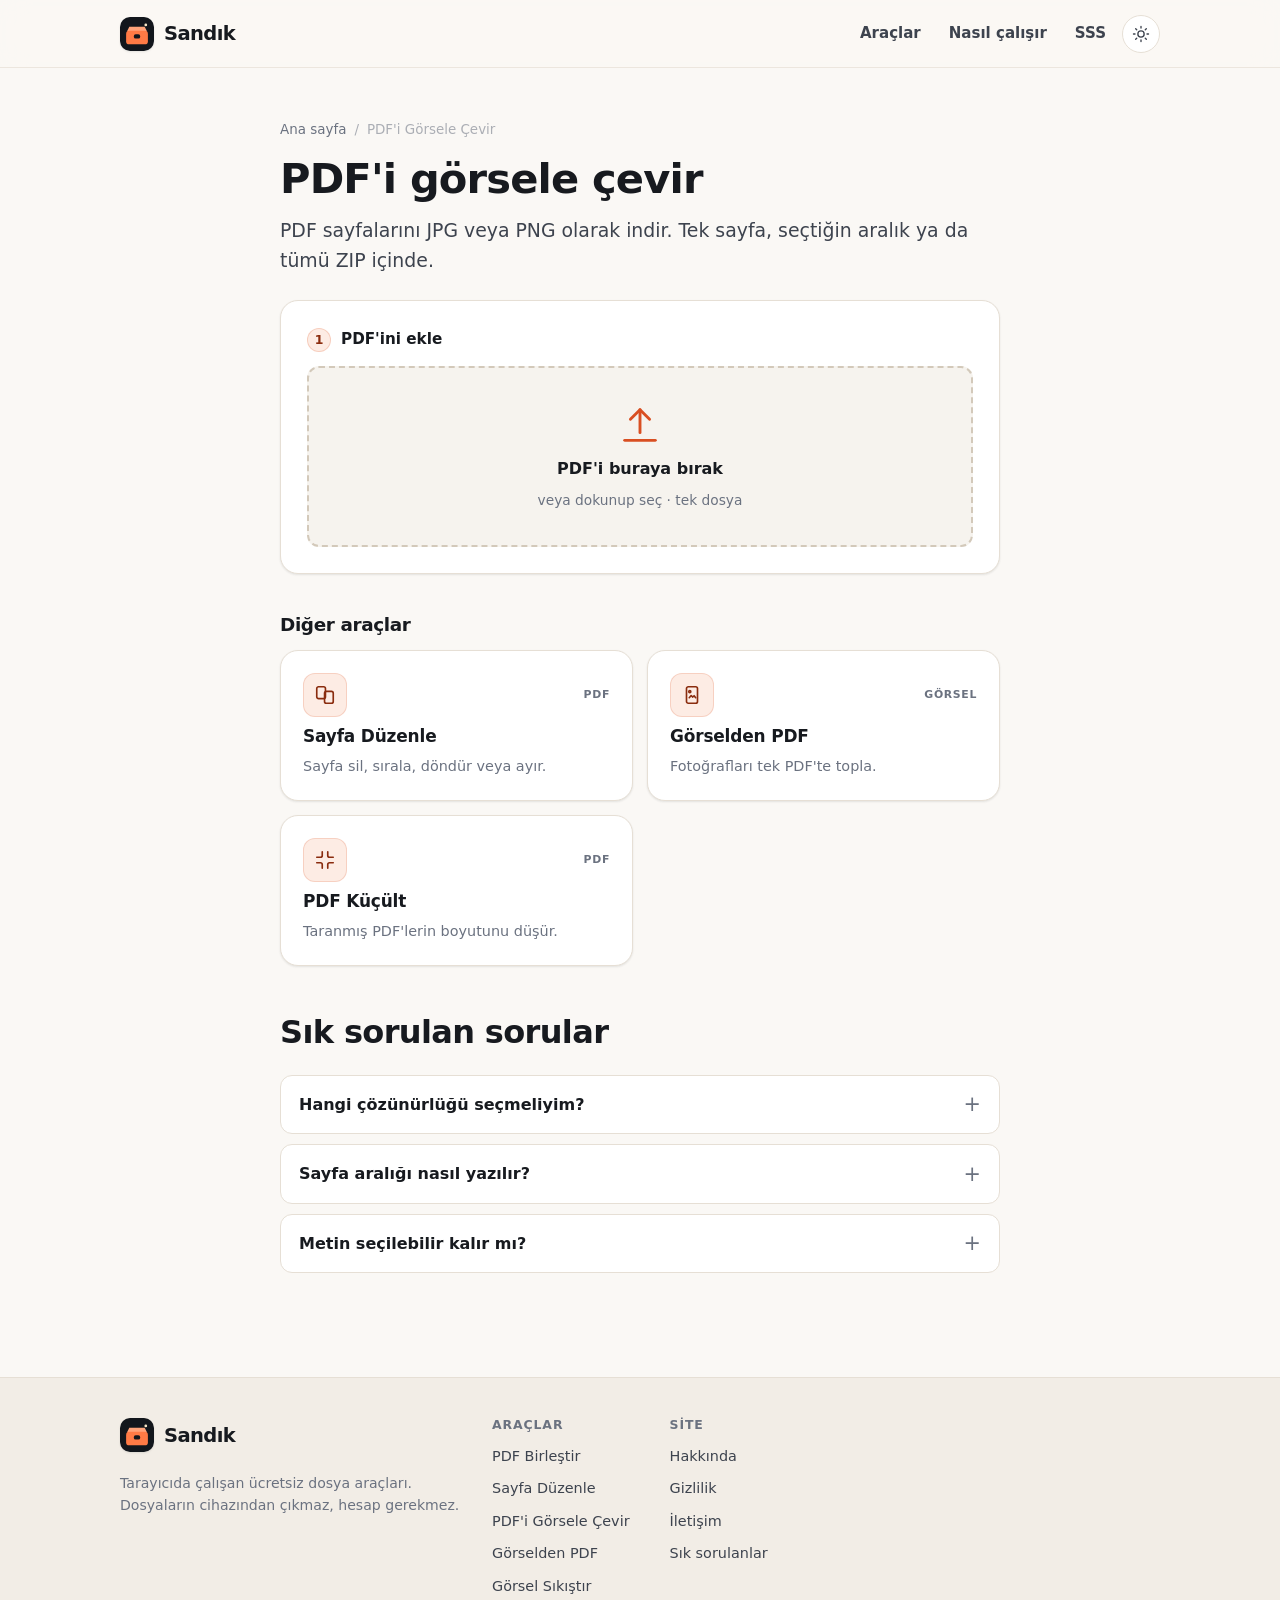
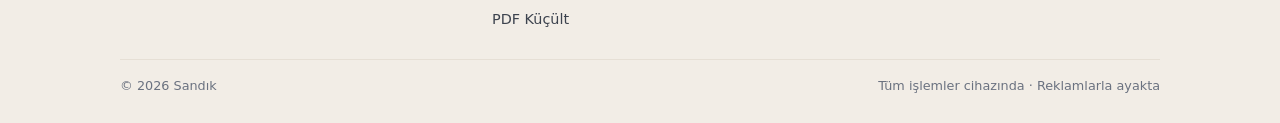
<file: pdf-gorsel.html>
<!doctype html>
<html lang="tr">
<head>
<meta charset="utf-8">
<meta name="viewport" content="width=device-width, initial-scale=1, viewport-fit=cover">
<title>PDF'i JPG / PNG'ye çevir — ücretsiz | Sandık</title>
<meta name="description" content="PDF sayfalarını yüksek çözünürlüklü JPG veya PNG görselleri olarak indir. Sayfa aralığı seç, ZIP olarak al.">
<meta name="color-scheme" content="light dark">
<meta name="format-detection" content="telephone=no">
<meta name="mobile-web-app-capable" content="yes">
<meta name="apple-mobile-web-app-capable" content="yes">
<meta name="apple-mobile-web-app-status-bar-style" content="default">
<meta name="apple-mobile-web-app-title" content="Sandık">
<meta name="theme-color" content="#faf8f5" media="(prefers-color-scheme: light)">
<meta name="theme-color" content="#0d1014" media="(prefers-color-scheme: dark)">
<link rel="canonical" href="https://oyunlarinkrali83-byte.github.io/sandik/pdf-gorsel.html">
<link rel="icon" href="icons/favicon.svg" type="image/svg+xml">
<link rel="apple-touch-icon" href="icons/apple-touch-icon.png">
<link rel="manifest" href="manifest.webmanifest">
<meta property="og:type" content="website">
<meta property="og:site_name" content="Sandık">
<meta property="og:locale" content="tr_TR">
<meta property="og:title" content="PDF'i JPG / PNG'ye çevir — ücretsiz | Sandık">
<meta property="og:description" content="PDF sayfalarını yüksek çözünürlüklü JPG veya PNG görselleri olarak indir. Sayfa aralığı seç, ZIP olarak al.">
<meta property="og:url" content="https://oyunlarinkrali83-byte.github.io/sandik/pdf-gorsel.html">
<meta property="og:image" content="https://oyunlarinkrali83-byte.github.io/sandik/icons/og.png">
<meta property="og:image:width" content="1200">
<meta property="og:image:height" content="630">
<meta property="og:image:alt" content="Sandık — dosya işlerini tarayıcında bitir">
<meta name="twitter:card" content="summary_large_image">
<link rel="stylesheet" href="assets/css/style.css">
<script>try{var t=localStorage.getItem("sandik-theme");if(t==="light"||t==="dark")document.documentElement.setAttribute("data-theme",t);}catch(e){}</script>
<script defer src="assets/js/config.js"></script>
<script defer src="assets/js/core.js"></script>
<script defer src="libs/pdf.min.js"></script>
<script defer src="libs/fflate.min.js"></script><script defer src="assets/js/tools/pdf2img.js"></script>
</head>
<body>
<a class="skip-link" href="#main">İçeriğe geç</a>
<noscript><div style="padding:12px 20px;background:#fdf3dc;color:#8a5a00;font:14px system-ui;text-align:center">Sandık'ın araçları tarayıcıda JavaScript ile çalışır. Lütfen JavaScript'i açıp sayfayı yenile.</div></noscript>
<header class="site-header">
  <div class="wrap header-inner">
    <a class="brand" href="index.html" aria-label="Sandık, ana sayfa">
      <img class="brand-mark" src="icons/logo.svg" alt="" width="34" height="34">
      Sandık
    </a>
    <nav class="nav" aria-label="Ana menü">
      <a href="index.html#araclar">Araçlar</a>
      <a href="index.html#nasil" class="nav-optional">Nasıl çalışır</a>
      <a href="index.html#sss" class="nav-optional">SSS</a>
      <button class="icon-btn theme-toggle" type="button" data-theme-toggle aria-label="Temayı değiştir">
        <svg class="sun" viewBox="0 0 24 24" fill="none" stroke="currentColor" stroke-width="1.8" stroke-linecap="round" aria-hidden="true"><circle cx="12" cy="12" r="4.2"/><path d="M12 2v2M12 20v2M4.9 4.9l1.4 1.4M17.7 17.7l1.4 1.4M2 12h2M20 12h2M4.9 19.1l1.4-1.4M17.7 6.3l1.4-1.4"/></svg>
        <svg class="moon" viewBox="0 0 24 24" fill="none" stroke="currentColor" stroke-width="1.8" stroke-linecap="round" stroke-linejoin="round" aria-hidden="true"><path d="M20 14.5A8.5 8.5 0 0 1 9.5 4a8.5 8.5 0 1 0 10.5 10.5z"/></svg>
      </button>
    </nav>
  </div>
</header>
<section class="page-head">
  <div class="wrap narrow">
    <nav class="breadcrumb" aria-label="Konum"><a href="index.html">Ana sayfa</a><span>/</span><span>PDF'i Görsele Çevir</span></nav>
    <h1>PDF'i görsele çevir</h1>
    <p class="lead">PDF sayfalarını JPG veya PNG olarak indir. Tek sayfa, seçtiğin aralık ya da tümü ZIP içinde.</p>
  </div>
</section>
<main id="main" class="wrap narrow" style="padding-bottom:56px">
  <div class="panel">
    <div class="panel-title"><span class="step">1</span> PDF'ini ekle</div>
    <div class="dropzone" id="drop">
  <input type="file" id="file" accept="application/pdf,.pdf" aria-label="Dosya seç">
  <svg class="dz-ico" viewBox="0 0 24 24" fill="none" stroke="currentColor" stroke-width="1.5" stroke-linecap="round" stroke-linejoin="round" aria-hidden="true"><path d="M12 16V4"/><path d="M7 9l5-5 5 5"/><path d="M4 20h16"/></svg>
  <div class="dz-title">PDF'i buraya bırak</div>
  <div class="dz-sub">veya dokunup seç · tek dosya</div>
</div>
  </div>

  <div class="panel hidden" id="options">
    <div class="panel-title"><span class="step">2</span> Ayarlar</div>
    <div class="grid-3">
      <div class="field">
        <label for="fmt">Format</label>
        <select class="select" id="fmt">
          <option value="jpg">JPG (küçük dosya)</option>
          <option value="png">PNG (keskin, büyük)</option>
        </select>
      </div>
      <div class="field">
        <label for="dpi">Çözünürlük</label>
        <select class="select" id="dpi">
          <option value="96">96 DPI — ekran</option>
          <option value="150" selected>150 DPI — dengeli</option>
          <option value="200">200 DPI — net</option>
          <option value="300">300 DPI — baskı</option>
        </select>
      </div>
      <div class="field">
        <label for="range">Sayfalar</label>
        <input class="input" id="range" placeholder="hepsi · örn: 1-3,5" autocomplete="off">
      </div>
    </div>
    <div class="field mt-16" id="qualityWrap" style="margin-top:14px">
      <label for="quality">JPG kalitesi</label>
      <div class="range-row"><input type="range" id="quality" min="50" max="100" value="88"><output id="qualityOut">88</output></div>
    </div>
    <div class="row mt-16" style="margin-top:16px">
      <button class="btn btn-primary" id="go" type="button"><svg viewBox="0 0 24 24" fill="none" stroke="currentColor" stroke-width="1.8" stroke-linecap="round" stroke-linejoin="round" aria-hidden="true"><rect x="3" y="3" width="18" height="18" rx="2.5"/><circle cx="9" cy="9" r="1.6"/><path d="M3.5 16.5l4.5-3.8 3.6 2.8 2.9-2.2 5 4.2"/></svg> Görsellere çevir</button>
      <span class="spacer"></span>
      <span class="muted small" id="summary"></span>
    </div>
    <div class="progress-wrap hidden" id="prog">
  <div class="progress"><i></i></div>
  <div class="progress-label"><span>İşleniyor</span><span></span></div>
</div>
  </div>

  <div id="result" class="panel hidden" aria-live="polite">
    <div class="panel-title"><span class="step">3</span> Sonuç</div>
    <div class="row mb-16">
      <button class="btn" id="zipAll" type="button"><svg viewBox="0 0 24 24" fill="none" stroke="currentColor" stroke-width="1.8" stroke-linecap="round" stroke-linejoin="round" aria-hidden="true"><path d="M6 3h12v18l-6-3.5L6 21z"/><path d="M12 3v6M12 12h.01"/></svg> Tümünü ZIP indir</button>
      <span class="muted small" id="resInfo"></span>
    </div>
    <div class="thumb-grid" id="resGrid"></div>
  </div>
  <div class="ad-slot" data-format="auto" hidden></div>
  <section class="related"><h2>Diğer araçlar</h2><div class="tool-grid"><a class="tool-card" href="pdf-sayfa-duzenle.html">
  <div class="tc-top"><span class="tool-ico"><svg viewBox="0 0 24 24" fill="none" stroke="currentColor" stroke-width="1.8" stroke-linecap="round" stroke-linejoin="round" aria-hidden="true"><rect x="3" y="3" width="9.5" height="13" rx="2"/><rect x="11.5" y="8" width="9.5" height="13" rx="2"/></svg></span><span class="tag">PDF</span></div>
  <h3>Sayfa Düzenle</h3><p>Sayfa sil, sırala, döndür veya ayır.</p></a><a class="tool-card" href="gorsel-pdf.html">
  <div class="tc-top"><span class="tool-ico"><svg viewBox="0 0 24 24" fill="none" stroke="currentColor" stroke-width="1.8" stroke-linecap="round" stroke-linejoin="round" aria-hidden="true"><rect x="6" y="3" width="12" height="18" rx="2"/><path d="M9 15l2.1-2.4 1.8 1.6 1.4-1.4L16 15"/><circle cx="9.6" cy="8.4" r="1.1"/></svg></span><span class="tag">GÖRSEL</span></div>
  <h3>Görselden PDF</h3><p>Fotoğrafları tek PDF'te topla.</p></a><a class="tool-card" href="pdf-kucult.html">
  <div class="tc-top"><span class="tool-ico"><svg viewBox="0 0 24 24" fill="none" stroke="currentColor" stroke-width="1.8" stroke-linecap="round" stroke-linejoin="round" aria-hidden="true"><path d="M9 3v4a2 2 0 0 1-2 2H3"/><path d="M15 3v4a2 2 0 0 0 2 2h4"/><path d="M9 21v-4a2 2 0 0 0-2-2H3"/><path d="M15 21v-4a2 2 0 0 1 2-2h4"/></svg></span><span class="tag">PDF</span></div>
  <h3>PDF Küçült</h3><p>Taranmış PDF'lerin boyutunu düşür.</p></a></div></section><section class="section-tight"><h2>Sık sorulan sorular</h2><div class="faq"><details class="qa"><summary>Hangi çözünürlüğü seçmeliyim?</summary><div class="qa-body"><p>Ekranda kullanacaksan 96–150 DPI yeter. Yazdıracaksan 300 DPI seç; dosyalar büyür.</p></div></details><details class="qa"><summary>Sayfa aralığı nasıl yazılır?</summary><div class="qa-body"><p><code>1-3,5</code> yazarsan 1, 2, 3 ve 5. sayfaları alır. Boş bırakırsan tüm sayfalar çevrilir.</p></div></details><details class="qa"><summary>Metin seçilebilir kalır mı?</summary><div class="qa-body"><p>Hayır, çıktı bir görseldir. PDF içindeki metne dokunmaz; sadece görüntü üretir.</p></div></details></div></section>
</main>

<footer class="site-footer">
  <div class="wrap">
    <div class="footer-top">
      <div class="footer-brand">
        <a class="brand" href="index.html">
          <img class="brand-mark" src="icons/logo.svg" alt="" width="34" height="34">
          Sandık
        </a>
        <p>Tarayıcıda çalışan ücretsiz dosya araçları. Dosyaların cihazından çıkmaz, hesap gerekmez.</p>
      </div>
      <div class="footer-cols">
        <div class="footer-col">
          <h4>Araçlar</h4>
          <ul><li><a href="pdf-birlestir.html">PDF Birleştir</a></li><li><a href="pdf-sayfa-duzenle.html">Sayfa Düzenle</a></li><li><a href="pdf-gorsel.html">PDF'i Görsele Çevir</a></li><li><a href="gorsel-pdf.html">Görselden PDF</a></li><li><a href="gorsel-sikistir.html">Görsel Sıkıştır</a></li><li><a href="pdf-kucult.html">PDF Küçült</a></li></ul>
        </div>
        <div class="footer-col">
          <h4>Site</h4>
          <ul>
            <li><a href="hakkinda.html">Hakkında</a></li>
            <li><a href="gizlilik.html">Gizlilik</a></li>
            <li><a href="iletisim.html">İletişim</a></li>
            <li><a href="index.html#sss">Sık sorulanlar</a></li>
          </ul>
        </div>
      </div>
    </div>
    <div class="footer-bottom">
      <span>© <span data-year>2026</span> Sandık</span>
      <span class="spacer"></span>
      <span>Tüm işlemler cihazında · Reklamlarla ayakta</span>
    </div>
  </div>
</footer>

</body>
</html>
</file>
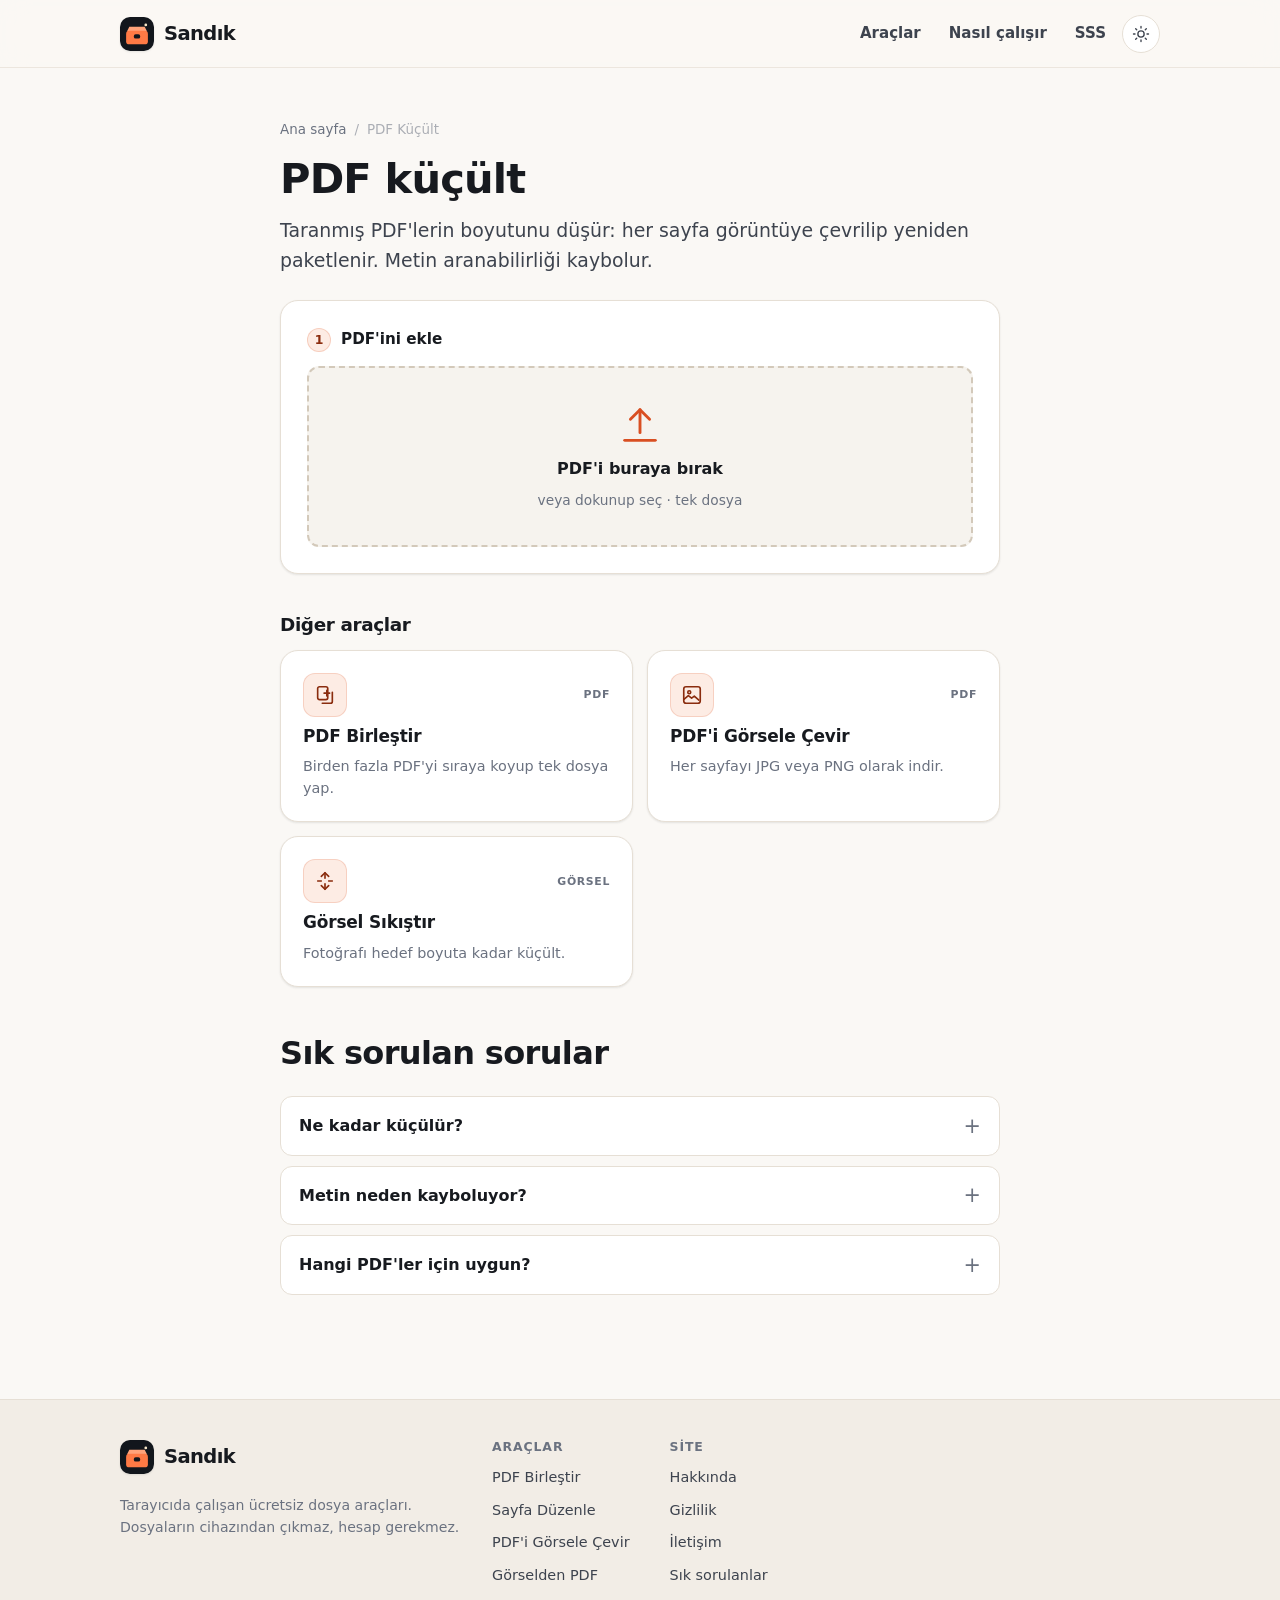
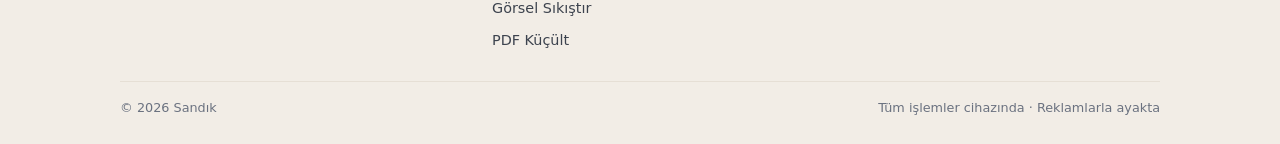
<file: pdf-kucult.html>
<!doctype html>
<html lang="tr">
<head>
<meta charset="utf-8">
<meta name="viewport" content="width=device-width, initial-scale=1, viewport-fit=cover">
<title>PDF küçült — dosya boyutunu düşür | Sandık</title>
<meta name="description" content="Taranmış PDF'leri sıkıştır: DPI ve kalite ayarla, dosya boyutunu ciddi biçimde düşür. Tarayıcıda, ücretsiz.">
<meta name="color-scheme" content="light dark">
<meta name="format-detection" content="telephone=no">
<meta name="mobile-web-app-capable" content="yes">
<meta name="apple-mobile-web-app-capable" content="yes">
<meta name="apple-mobile-web-app-status-bar-style" content="default">
<meta name="apple-mobile-web-app-title" content="Sandık">
<meta name="theme-color" content="#faf8f5" media="(prefers-color-scheme: light)">
<meta name="theme-color" content="#0d1014" media="(prefers-color-scheme: dark)">
<link rel="canonical" href="https://oyunlarinkrali83-byte.github.io/sandik/pdf-kucult.html">
<link rel="icon" href="icons/favicon.svg" type="image/svg+xml">
<link rel="apple-touch-icon" href="icons/apple-touch-icon.png">
<link rel="manifest" href="manifest.webmanifest">
<meta property="og:type" content="website">
<meta property="og:site_name" content="Sandık">
<meta property="og:locale" content="tr_TR">
<meta property="og:title" content="PDF küçült — dosya boyutunu düşür | Sandık">
<meta property="og:description" content="Taranmış PDF'leri sıkıştır: DPI ve kalite ayarla, dosya boyutunu ciddi biçimde düşür. Tarayıcıda, ücretsiz.">
<meta property="og:url" content="https://oyunlarinkrali83-byte.github.io/sandik/pdf-kucult.html">
<meta property="og:image" content="https://oyunlarinkrali83-byte.github.io/sandik/icons/og.png">
<meta property="og:image:width" content="1200">
<meta property="og:image:height" content="630">
<meta property="og:image:alt" content="Sandık — dosya işlerini tarayıcında bitir">
<meta name="twitter:card" content="summary_large_image">
<link rel="stylesheet" href="assets/css/style.css">
<script>try{var t=localStorage.getItem("sandik-theme");if(t==="light"||t==="dark")document.documentElement.setAttribute("data-theme",t);}catch(e){}</script>
<script defer src="assets/js/config.js"></script>
<script defer src="assets/js/core.js"></script>
<script defer src="libs/pdf-lib.min.js"></script>
<script defer src="libs/pdf.min.js"></script><script defer src="assets/js/tools/pdfshrink.js"></script>
</head>
<body>
<a class="skip-link" href="#main">İçeriğe geç</a>
<noscript><div style="padding:12px 20px;background:#fdf3dc;color:#8a5a00;font:14px system-ui;text-align:center">Sandık'ın araçları tarayıcıda JavaScript ile çalışır. Lütfen JavaScript'i açıp sayfayı yenile.</div></noscript>
<header class="site-header">
  <div class="wrap header-inner">
    <a class="brand" href="index.html" aria-label="Sandık, ana sayfa">
      <img class="brand-mark" src="icons/logo.svg" alt="" width="34" height="34">
      Sandık
    </a>
    <nav class="nav" aria-label="Ana menü">
      <a href="index.html#araclar">Araçlar</a>
      <a href="index.html#nasil" class="nav-optional">Nasıl çalışır</a>
      <a href="index.html#sss" class="nav-optional">SSS</a>
      <button class="icon-btn theme-toggle" type="button" data-theme-toggle aria-label="Temayı değiştir">
        <svg class="sun" viewBox="0 0 24 24" fill="none" stroke="currentColor" stroke-width="1.8" stroke-linecap="round" aria-hidden="true"><circle cx="12" cy="12" r="4.2"/><path d="M12 2v2M12 20v2M4.9 4.9l1.4 1.4M17.7 17.7l1.4 1.4M2 12h2M20 12h2M4.9 19.1l1.4-1.4M17.7 6.3l1.4-1.4"/></svg>
        <svg class="moon" viewBox="0 0 24 24" fill="none" stroke="currentColor" stroke-width="1.8" stroke-linecap="round" stroke-linejoin="round" aria-hidden="true"><path d="M20 14.5A8.5 8.5 0 0 1 9.5 4a8.5 8.5 0 1 0 10.5 10.5z"/></svg>
      </button>
    </nav>
  </div>
</header>
<section class="page-head">
  <div class="wrap narrow">
    <nav class="breadcrumb" aria-label="Konum"><a href="index.html">Ana sayfa</a><span>/</span><span>PDF Küçült</span></nav>
    <h1>PDF küçült</h1>
    <p class="lead">Taranmış PDF'lerin boyutunu düşür: her sayfa görüntüye çevrilip yeniden paketlenir. Metin aranabilirliği kaybolur.</p>
  </div>
</section>
<main id="main" class="wrap narrow" style="padding-bottom:56px">
  <div class="panel">
    <div class="panel-title"><span class="step">1</span> PDF'ini ekle</div>
    <div class="dropzone" id="drop">
  <input type="file" id="file" accept="application/pdf,.pdf" aria-label="Dosya seç">
  <svg class="dz-ico" viewBox="0 0 24 24" fill="none" stroke="currentColor" stroke-width="1.5" stroke-linecap="round" stroke-linejoin="round" aria-hidden="true"><path d="M12 16V4"/><path d="M7 9l5-5 5 5"/><path d="M4 20h16"/></svg>
  <div class="dz-title">PDF'i buraya bırak</div>
  <div class="dz-sub">veya dokunup seç · tek dosya</div>
</div>
  </div>

  <div class="panel hidden" id="options">
    <div class="panel-title"><span class="step">2</span> Küçültme ayarları</div>
    <div class="alert alert-warn"><svg viewBox="0 0 24 24" fill="none" stroke="currentColor" stroke-width="1.8" stroke-linecap="round" stroke-linejoin="round" aria-hidden="true"><path d="M12 9v4M12 17h.01"/><path d="M10.3 3.9L2.6 17.4A2 2 0 0 0 4.3 20.5h15.4a2 2 0 0 0 1.7-3.1L13.7 3.9a2 2 0 0 0-3.4 0z"/></svg> <div><strong>Dikkat:</strong> Bu yöntem sayfaları JPEG görüntüye çevirir. PDF'teki metin artık seçilemez, aranamaz ve kopyalanamaz. Tarama/fotoğraf ağırlıklı PDF'ler için uygundur; sözleşme gibi metin belgeleri için değil.</div></div>
    <div class="grid-3 mt-16">
      <div class="field">
        <label for="dpi">Çözünürlük</label>
        <select class="select" id="dpi">
          <option value="72">72 DPI — en küçük</option>
          <option value="96" selected>96 DPI — küçük</option>
          <option value="120">120 DPI — dengeli</option>
          <option value="150">150 DPI — net</option>
        </select>
      </div>
      <div class="field">
        <label for="quality">JPEG kalitesi</label>
        <div class="range-row"><input type="range" id="quality" min="40" max="95" value="65"><output id="qualityOut">65</output></div>
      </div>
      <div class="field">
        <label for="gray">Renk</label>
        <select class="select" id="gray">
          <option value="0" selected>Renkli</option>
          <option value="1">Gri tonlama (daha küçük)</option>
        </select>
      </div>
    </div>
    <div class="row mt-16" style="margin-top:16px">
      <button class="btn btn-primary" id="go" type="button"><svg viewBox="0 0 24 24" fill="none" stroke="currentColor" stroke-width="1.8" stroke-linecap="round" stroke-linejoin="round" aria-hidden="true"><path d="M9 3v4a2 2 0 0 1-2 2H3"/><path d="M15 3v4a2 2 0 0 0 2 2h4"/><path d="M9 21v-4a2 2 0 0 0-2-2H3"/><path d="M15 21v-4a2 2 0 0 1 2-2h4"/></svg> PDF'i küçült</button>
      <span class="spacer"></span>
      <span class="muted small" id="summary"></span>
    </div>
    <div class="progress-wrap hidden" id="prog">
  <div class="progress"><i></i></div>
  <div class="progress-label"><span>İşleniyor</span><span></span></div>
</div>
  </div>
  <div id="result" class="result hidden" aria-live="polite"></div>
  <div class="ad-slot" data-format="auto" hidden></div>
  <section class="related"><h2>Diğer araçlar</h2><div class="tool-grid"><a class="tool-card" href="pdf-birlestir.html">
  <div class="tc-top"><span class="tool-ico"><svg viewBox="0 0 24 24" fill="none" stroke="currentColor" stroke-width="1.8" stroke-linecap="round" stroke-linejoin="round" aria-hidden="true"><rect x="4" y="3" width="11" height="14" rx="2"/><path d="M9 21h9a2 2 0 0 0 2-2V9"/><path d="M11 10h6M14 7v6"/></svg></span><span class="tag">PDF</span></div>
  <h3>PDF Birleştir</h3><p>Birden fazla PDF'yi sıraya koyup tek dosya yap.</p></a><a class="tool-card" href="pdf-gorsel.html">
  <div class="tc-top"><span class="tool-ico"><svg viewBox="0 0 24 24" fill="none" stroke="currentColor" stroke-width="1.8" stroke-linecap="round" stroke-linejoin="round" aria-hidden="true"><rect x="3" y="3" width="18" height="18" rx="2.5"/><circle cx="9" cy="9" r="1.6"/><path d="M3.5 16.5l4.5-3.8 3.6 2.8 2.9-2.2 5 4.2"/></svg></span><span class="tag">PDF</span></div>
  <h3>PDF'i Görsele Çevir</h3><p>Her sayfayı JPG veya PNG olarak indir.</p></a><a class="tool-card" href="gorsel-sikistir.html">
  <div class="tc-top"><span class="tool-ico"><svg viewBox="0 0 24 24" fill="none" stroke="currentColor" stroke-width="1.8" stroke-linecap="round" stroke-linejoin="round" aria-hidden="true"><path d="M12 3v6M12 21v-6"/><path d="M8 7l4-4 4 4M8 17l4 4 4-4"/><path d="M4 12h4M16 12h4"/></svg></span><span class="tag">GÖRSEL</span></div>
  <h3>Görsel Sıkıştır</h3><p>Fotoğrafı hedef boyuta kadar küçült.</p></a></div></section><section class="section-tight"><h2>Sık sorulan sorular</h2><div class="faq"><details class="qa"><summary>Ne kadar küçülür?</summary><div class="qa-body"><p>Kaynağa göre değişir. Taranmış, 300 DPI, renkli PDF'lerde yüzde 60–90 küçülme olur. Metin ağırlıklı PDF'lerde kazanç az olabilir, hatta dosya büyüyebilir; araç bunu söyler.</p></div></details><details class="qa"><summary>Metin neden kayboluyor?</summary><div class="qa-body"><p>Sayfayı görüntü olarak yeniden ürettiğimiz için yazı, resim haline gelir. Görüntü olarak okunur ama aranamaz.</p></div></details><details class="qa"><summary>Hangi PDF'ler için uygun?</summary><div class="qa-body"><p>Telefonla çekilmiş belgeler, taranmış kitaplar, sunum çıktıları. E-imzalı veya form alanlı PDF'lerde kullanma.</p></div></details></div></section>
</main>

<footer class="site-footer">
  <div class="wrap">
    <div class="footer-top">
      <div class="footer-brand">
        <a class="brand" href="index.html">
          <img class="brand-mark" src="icons/logo.svg" alt="" width="34" height="34">
          Sandık
        </a>
        <p>Tarayıcıda çalışan ücretsiz dosya araçları. Dosyaların cihazından çıkmaz, hesap gerekmez.</p>
      </div>
      <div class="footer-cols">
        <div class="footer-col">
          <h4>Araçlar</h4>
          <ul><li><a href="pdf-birlestir.html">PDF Birleştir</a></li><li><a href="pdf-sayfa-duzenle.html">Sayfa Düzenle</a></li><li><a href="pdf-gorsel.html">PDF'i Görsele Çevir</a></li><li><a href="gorsel-pdf.html">Görselden PDF</a></li><li><a href="gorsel-sikistir.html">Görsel Sıkıştır</a></li><li><a href="pdf-kucult.html">PDF Küçült</a></li></ul>
        </div>
        <div class="footer-col">
          <h4>Site</h4>
          <ul>
            <li><a href="hakkinda.html">Hakkında</a></li>
            <li><a href="gizlilik.html">Gizlilik</a></li>
            <li><a href="iletisim.html">İletişim</a></li>
            <li><a href="index.html#sss">Sık sorulanlar</a></li>
          </ul>
        </div>
      </div>
    </div>
    <div class="footer-bottom">
      <span>© <span data-year>2026</span> Sandık</span>
      <span class="spacer"></span>
      <span>Tüm işlemler cihazında · Reklamlarla ayakta</span>
    </div>
  </div>
</footer>

</body>
</html>
</file>
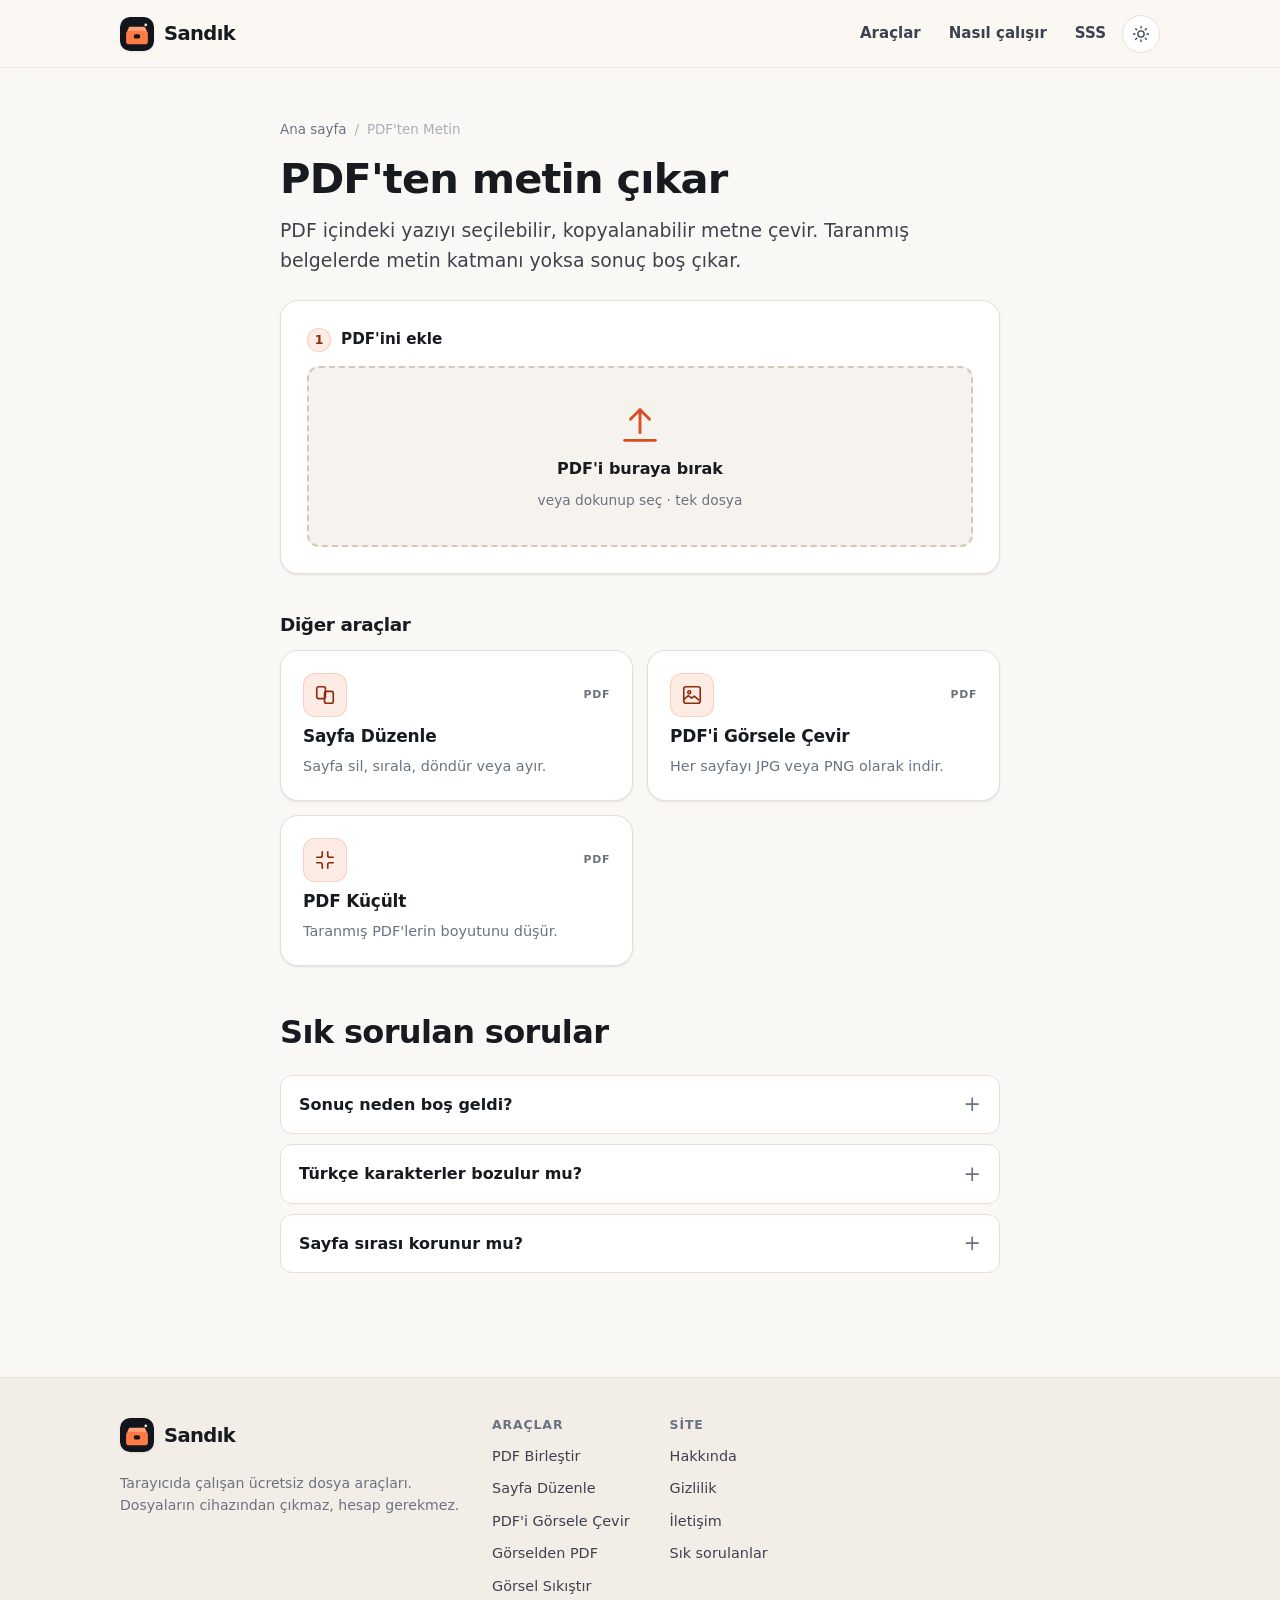
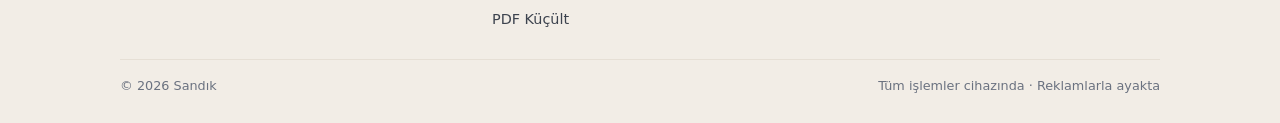
<file: pdf-metin.html>
<!doctype html>
<html lang="tr">
<head>
<meta charset="utf-8">
<meta name="viewport" content="width=device-width, initial-scale=1, viewport-fit=cover">
<title>PDF'ten metin çıkar — kopyala, indir | Sandık</title>
<meta name="description" content="PDF içindeki yazıyı düz metne çevir, kopyala veya .txt olarak indir. Tarayıcıda çalışır, dosya yüklenmez.">
<meta name="color-scheme" content="light dark">
<meta name="format-detection" content="telephone=no">
<meta name="mobile-web-app-capable" content="yes">
<meta name="apple-mobile-web-app-capable" content="yes">
<meta name="apple-mobile-web-app-status-bar-style" content="default">
<meta name="apple-mobile-web-app-title" content="Sandık">
<meta name="theme-color" content="#faf8f5" media="(prefers-color-scheme: light)">
<meta name="theme-color" content="#0d1014" media="(prefers-color-scheme: dark)">
<link rel="canonical" href="https://oyunlarinkrali83-byte.github.io/sandik/pdf-metin.html">
<link rel="icon" href="icons/favicon.svg" type="image/svg+xml">
<link rel="apple-touch-icon" href="icons/apple-touch-icon.png">
<link rel="manifest" href="manifest.webmanifest">
<meta property="og:type" content="website">
<meta property="og:site_name" content="Sandık">
<meta property="og:locale" content="tr_TR">
<meta property="og:title" content="PDF'ten metin çıkar — kopyala, indir | Sandık">
<meta property="og:description" content="PDF içindeki yazıyı düz metne çevir, kopyala veya .txt olarak indir. Tarayıcıda çalışır, dosya yüklenmez.">
<meta property="og:url" content="https://oyunlarinkrali83-byte.github.io/sandik/pdf-metin.html">
<meta property="og:image" content="https://oyunlarinkrali83-byte.github.io/sandik/icons/og.png">
<meta property="og:image:width" content="1200">
<meta property="og:image:height" content="630">
<meta property="og:image:alt" content="Sandık — dosya işlerini tarayıcında bitir">
<meta name="twitter:card" content="summary_large_image">
<link rel="stylesheet" href="assets/css/style.css">
<script>try{var t=localStorage.getItem("sandik-theme");if(t==="light"||t==="dark")document.documentElement.setAttribute("data-theme",t);}catch(e){}</script>
<script defer src="assets/js/config.js"></script>
<script defer src="assets/js/core.js"></script>
<script defer src="libs/pdf.min.js"></script><script defer src="assets/js/tools/pdftext.js"></script>
</head>
<body>
<a class="skip-link" href="#main">İçeriğe geç</a>
<noscript><div style="padding:12px 20px;background:#fdf3dc;color:#8a5a00;font:14px system-ui;text-align:center">Sandık'ın araçları tarayıcıda JavaScript ile çalışır. Lütfen JavaScript'i açıp sayfayı yenile.</div></noscript>
<header class="site-header">
  <div class="wrap header-inner">
    <a class="brand" href="index.html" aria-label="Sandık, ana sayfa">
      <img class="brand-mark" src="icons/logo.svg" alt="" width="34" height="34">
      Sandık
    </a>
    <nav class="nav" aria-label="Ana menü">
      <a href="index.html#araclar">Araçlar</a>
      <a href="index.html#nasil" class="nav-optional">Nasıl çalışır</a>
      <a href="index.html#sss" class="nav-optional">SSS</a>
      <button class="icon-btn theme-toggle" type="button" data-theme-toggle aria-label="Temayı değiştir">
        <svg class="sun" viewBox="0 0 24 24" fill="none" stroke="currentColor" stroke-width="1.8" stroke-linecap="round" aria-hidden="true"><circle cx="12" cy="12" r="4.2"/><path d="M12 2v2M12 20v2M4.9 4.9l1.4 1.4M17.7 17.7l1.4 1.4M2 12h2M20 12h2M4.9 19.1l1.4-1.4M17.7 6.3l1.4-1.4"/></svg>
        <svg class="moon" viewBox="0 0 24 24" fill="none" stroke="currentColor" stroke-width="1.8" stroke-linecap="round" stroke-linejoin="round" aria-hidden="true"><path d="M20 14.5A8.5 8.5 0 0 1 9.5 4a8.5 8.5 0 1 0 10.5 10.5z"/></svg>
      </button>
    </nav>
  </div>
</header>
<section class="page-head">
  <div class="wrap narrow">
    <nav class="breadcrumb" aria-label="Konum"><a href="index.html">Ana sayfa</a><span>/</span><span>PDF'ten Metin</span></nav>
    <h1>PDF'ten metin çıkar</h1>
    <p class="lead">PDF içindeki yazıyı seçilebilir, kopyalanabilir metne çevir. Taranmış belgelerde metin katmanı yoksa sonuç boş çıkar.</p>
  </div>
</section>
<main id="main" class="wrap narrow" style="padding-bottom:56px">
  <div class="panel">
    <div class="panel-title"><span class="step">1</span> PDF'ini ekle</div>
    <div class="dropzone" id="drop">
  <input type="file" id="file" accept="application/pdf,.pdf" aria-label="Dosya seç">
  <svg class="dz-ico" viewBox="0 0 24 24" fill="none" stroke="currentColor" stroke-width="1.5" stroke-linecap="round" stroke-linejoin="round" aria-hidden="true"><path d="M12 16V4"/><path d="M7 9l5-5 5 5"/><path d="M4 20h16"/></svg>
  <div class="dz-title">PDF'i buraya bırak</div>
  <div class="dz-sub">veya dokunup seç · tek dosya</div>
</div>
  </div>
  <div class="panel hidden" id="step2">
    <div class="panel-title"><span class="step">2</span> Metin</div>
    <div class="row mb-16">
      <button class="btn btn-primary" id="copy" type="button"><svg viewBox="0 0 24 24" fill="none" stroke="currentColor" stroke-width="1.8" stroke-linecap="round" stroke-linejoin="round" aria-hidden="true"><rect x="9" y="9" width="11" height="11" rx="2"/><path d="M5 15V5a2 2 0 0 1 2-2h8"/></svg> Metni kopyala</button>
      <button class="btn" id="save" type="button"><svg viewBox="0 0 24 24" fill="none" stroke="currentColor" stroke-width="1.8" stroke-linecap="round" stroke-linejoin="round" aria-hidden="true"><path d="M12 3v12"/><path d="M7 11l5 5 5-5"/><path d="M4 20h16"/></svg> .txt indir</button>
      <span class="spacer"></span>
      <span class="muted small" id="meta"></span>
    </div>
    <div class="field">
      <label class="sr-only" for="output">Çıkarılan metin</label>
      <textarea class="input" id="output" rows="16" spellcheck="false" readonly></textarea>
    </div>
    <div class="progress-wrap hidden" id="prog">
  <div class="progress"><i></i></div>
  <div class="progress-label"><span>İşleniyor</span><span></span></div>
</div>
  </div>
  <div class="ad-slot" data-format="auto" hidden></div>
  <section class="related"><h2>Diğer araçlar</h2><div class="tool-grid"><a class="tool-card" href="pdf-sayfa-duzenle.html">
  <div class="tc-top"><span class="tool-ico"><svg viewBox="0 0 24 24" fill="none" stroke="currentColor" stroke-width="1.8" stroke-linecap="round" stroke-linejoin="round" aria-hidden="true"><rect x="3" y="3" width="9.5" height="13" rx="2"/><rect x="11.5" y="8" width="9.5" height="13" rx="2"/></svg></span><span class="tag">PDF</span></div>
  <h3>Sayfa Düzenle</h3><p>Sayfa sil, sırala, döndür veya ayır.</p></a><a class="tool-card" href="pdf-gorsel.html">
  <div class="tc-top"><span class="tool-ico"><svg viewBox="0 0 24 24" fill="none" stroke="currentColor" stroke-width="1.8" stroke-linecap="round" stroke-linejoin="round" aria-hidden="true"><rect x="3" y="3" width="18" height="18" rx="2.5"/><circle cx="9" cy="9" r="1.6"/><path d="M3.5 16.5l4.5-3.8 3.6 2.8 2.9-2.2 5 4.2"/></svg></span><span class="tag">PDF</span></div>
  <h3>PDF'i Görsele Çevir</h3><p>Her sayfayı JPG veya PNG olarak indir.</p></a><a class="tool-card" href="pdf-kucult.html">
  <div class="tc-top"><span class="tool-ico"><svg viewBox="0 0 24 24" fill="none" stroke="currentColor" stroke-width="1.8" stroke-linecap="round" stroke-linejoin="round" aria-hidden="true"><path d="M9 3v4a2 2 0 0 1-2 2H3"/><path d="M15 3v4a2 2 0 0 0 2 2h4"/><path d="M9 21v-4a2 2 0 0 0-2-2H3"/><path d="M15 21v-4a2 2 0 0 1 2-2h4"/></svg></span><span class="tag">PDF</span></div>
  <h3>PDF Küçült</h3><p>Taranmış PDF'lerin boyutunu düşür.</p></a></div></section><section class="section-tight"><h2>Sık sorulan sorular</h2><div class="faq"><details class="qa"><summary>Sonuç neden boş geldi?</summary><div class="qa-body"><p>PDF taranmış bir görüntüden oluşuyorsa içinde metin katmanı yoktur. Bu durumda OCR (görüntüden yazı tanıma) gerekir; bu araç OCR yapmaz.</p></div></details><details class="qa"><summary>Türkçe karakterler bozulur mu?</summary><div class="qa-body"><p>PDF doğru Unicode bilgisi içeriyorsa hayır. Bazı eski PDF'lerde harfler bozuk gelebilir; bu dosyanın kendi kodlamasından kaynaklanır.</p></div></details><details class="qa"><summary>Sayfa sırası korunur mu?</summary><div class="qa-body"><p>Evet, metin sayfa sayfa ve okuma sırasına göre eklenir. Her sayfa arasına ayırıcı satır konur.</p></div></details></div></section>
</main>

<footer class="site-footer">
  <div class="wrap">
    <div class="footer-top">
      <div class="footer-brand">
        <a class="brand" href="index.html">
          <img class="brand-mark" src="icons/logo.svg" alt="" width="34" height="34">
          Sandık
        </a>
        <p>Tarayıcıda çalışan ücretsiz dosya araçları. Dosyaların cihazından çıkmaz, hesap gerekmez.</p>
      </div>
      <div class="footer-cols">
        <div class="footer-col">
          <h4>Araçlar</h4>
          <ul><li><a href="pdf-birlestir.html">PDF Birleştir</a></li><li><a href="pdf-sayfa-duzenle.html">Sayfa Düzenle</a></li><li><a href="pdf-gorsel.html">PDF'i Görsele Çevir</a></li><li><a href="gorsel-pdf.html">Görselden PDF</a></li><li><a href="gorsel-sikistir.html">Görsel Sıkıştır</a></li><li><a href="pdf-kucult.html">PDF Küçült</a></li></ul>
        </div>
        <div class="footer-col">
          <h4>Site</h4>
          <ul>
            <li><a href="hakkinda.html">Hakkında</a></li>
            <li><a href="gizlilik.html">Gizlilik</a></li>
            <li><a href="iletisim.html">İletişim</a></li>
            <li><a href="index.html#sss">Sık sorulanlar</a></li>
          </ul>
        </div>
      </div>
    </div>
    <div class="footer-bottom">
      <span>© <span data-year>2026</span> Sandık</span>
      <span class="spacer"></span>
      <span>Tüm işlemler cihazında · Reklamlarla ayakta</span>
    </div>
  </div>
</footer>

</body>
</html>
</file>
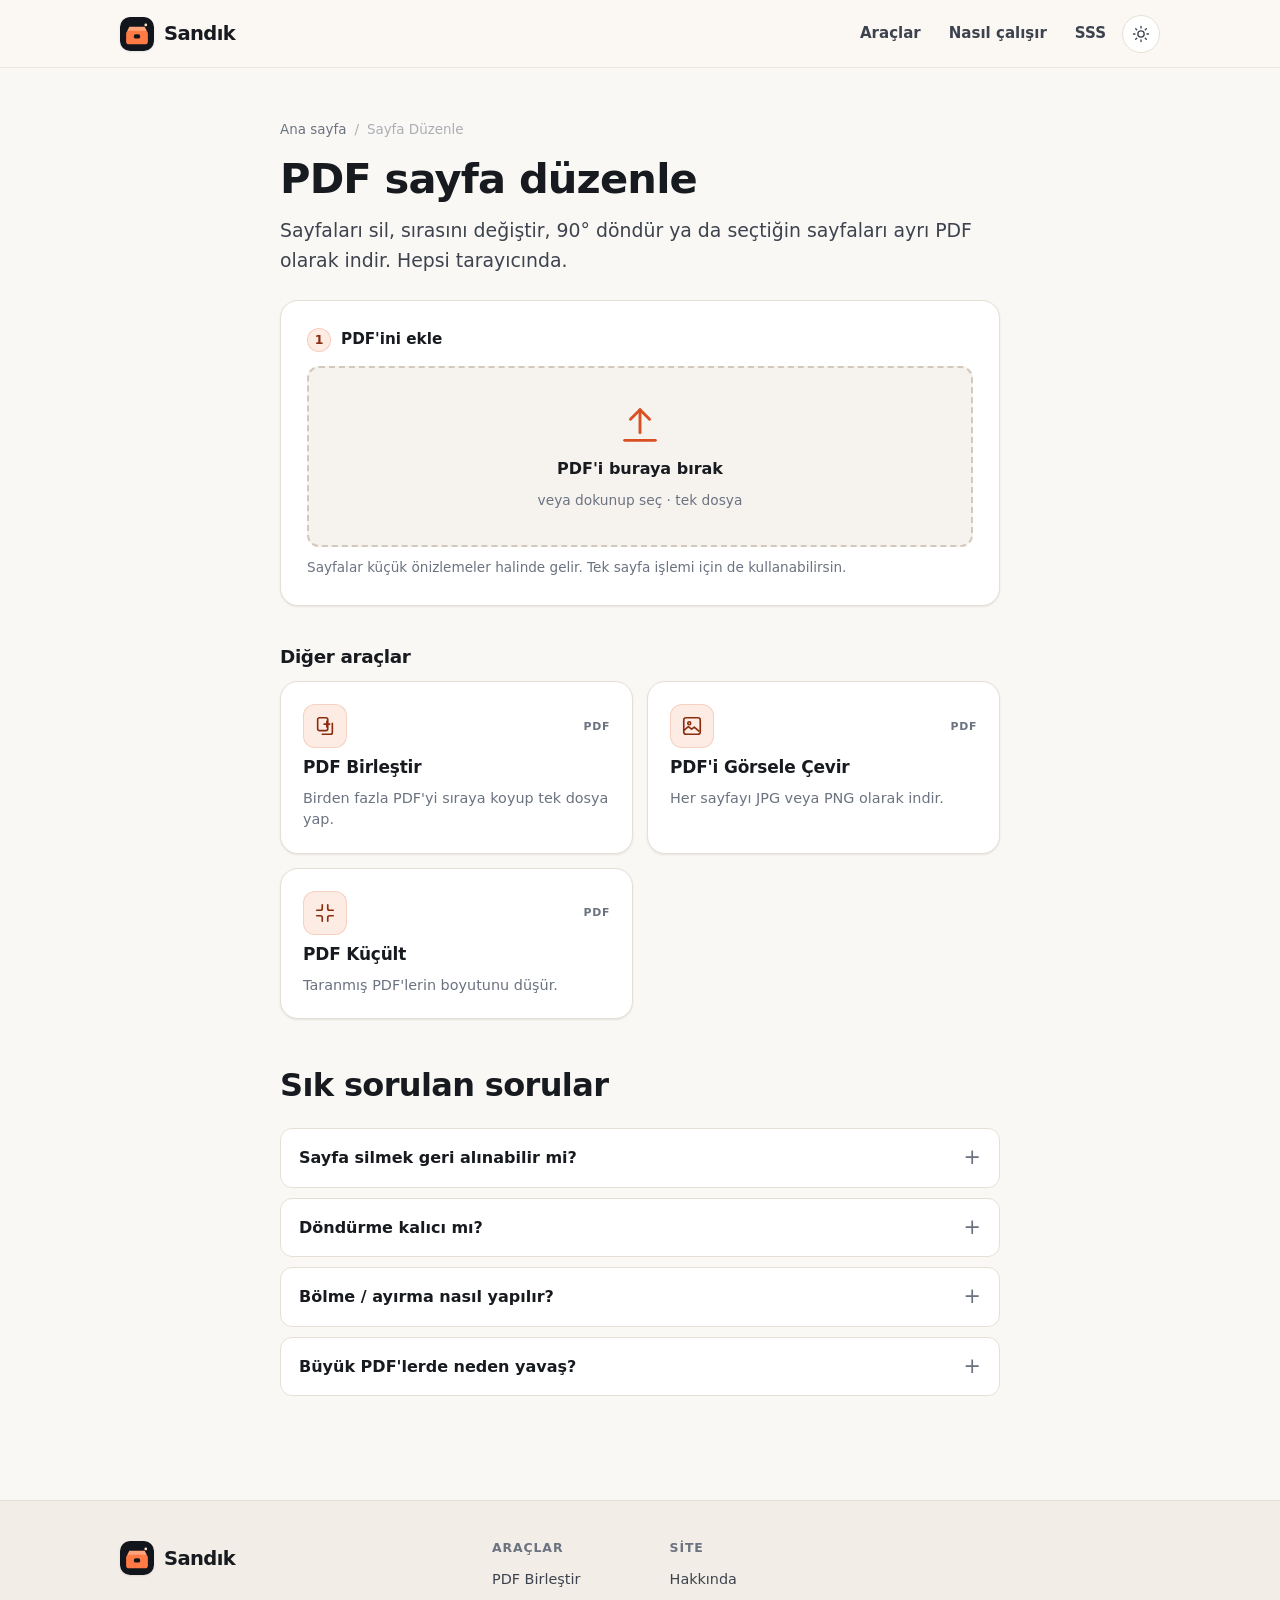
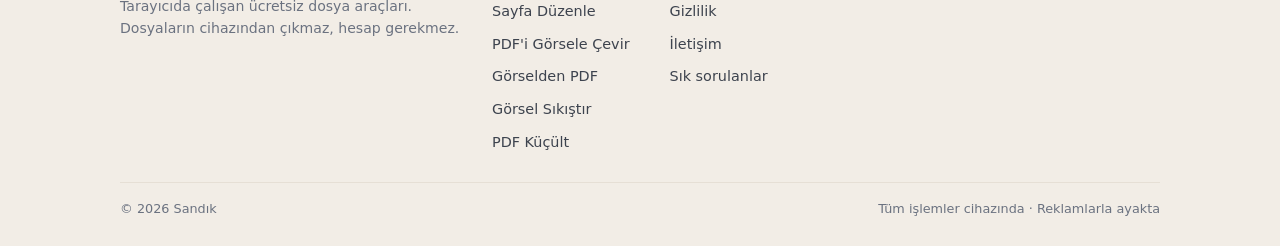
<file: pdf-sayfa-duzenle.html>
<!doctype html>
<html lang="tr">
<head>
<meta charset="utf-8">
<meta name="viewport" content="width=device-width, initial-scale=1, viewport-fit=cover">
<title>PDF Sayfa Düzenle — sil, sırala, döndür | Sandık</title>
<meta name="description" content="PDF sayfalarını sil, sırala, 90 derece döndür, seçtiğin sayfaları ayrı PDF olarak indir. Ücretsiz ve tarayıcıda.">
<meta name="color-scheme" content="light dark">
<meta name="format-detection" content="telephone=no">
<meta name="mobile-web-app-capable" content="yes">
<meta name="apple-mobile-web-app-capable" content="yes">
<meta name="apple-mobile-web-app-status-bar-style" content="default">
<meta name="apple-mobile-web-app-title" content="Sandık">
<meta name="theme-color" content="#faf8f5" media="(prefers-color-scheme: light)">
<meta name="theme-color" content="#0d1014" media="(prefers-color-scheme: dark)">
<link rel="canonical" href="https://oyunlarinkrali83-byte.github.io/sandik/pdf-sayfa-duzenle.html">
<link rel="icon" href="icons/favicon.svg" type="image/svg+xml">
<link rel="apple-touch-icon" href="icons/apple-touch-icon.png">
<link rel="manifest" href="manifest.webmanifest">
<meta property="og:type" content="website">
<meta property="og:site_name" content="Sandık">
<meta property="og:locale" content="tr_TR">
<meta property="og:title" content="PDF Sayfa Düzenle — sil, sırala, döndür | Sandık">
<meta property="og:description" content="PDF sayfalarını sil, sırala, 90 derece döndür, seçtiğin sayfaları ayrı PDF olarak indir. Ücretsiz ve tarayıcıda.">
<meta property="og:url" content="https://oyunlarinkrali83-byte.github.io/sandik/pdf-sayfa-duzenle.html">
<meta property="og:image" content="https://oyunlarinkrali83-byte.github.io/sandik/icons/og.png">
<meta property="og:image:width" content="1200">
<meta property="og:image:height" content="630">
<meta property="og:image:alt" content="Sandık — dosya işlerini tarayıcında bitir">
<meta name="twitter:card" content="summary_large_image">
<link rel="stylesheet" href="assets/css/style.css">
<script>try{var t=localStorage.getItem("sandik-theme");if(t==="light"||t==="dark")document.documentElement.setAttribute("data-theme",t);}catch(e){}</script>
<script defer src="assets/js/config.js"></script>
<script defer src="assets/js/core.js"></script>
<script defer src="libs/pdf-lib.min.js"></script>
<script defer src="libs/pdf.min.js"></script>
<script defer src="libs/fflate.min.js"></script><script defer src="assets/js/tools/pages.js"></script>
</head>
<body>
<a class="skip-link" href="#main">İçeriğe geç</a>
<noscript><div style="padding:12px 20px;background:#fdf3dc;color:#8a5a00;font:14px system-ui;text-align:center">Sandık'ın araçları tarayıcıda JavaScript ile çalışır. Lütfen JavaScript'i açıp sayfayı yenile.</div></noscript>
<header class="site-header">
  <div class="wrap header-inner">
    <a class="brand" href="index.html" aria-label="Sandık, ana sayfa">
      <img class="brand-mark" src="icons/logo.svg" alt="" width="34" height="34">
      Sandık
    </a>
    <nav class="nav" aria-label="Ana menü">
      <a href="index.html#araclar">Araçlar</a>
      <a href="index.html#nasil" class="nav-optional">Nasıl çalışır</a>
      <a href="index.html#sss" class="nav-optional">SSS</a>
      <button class="icon-btn theme-toggle" type="button" data-theme-toggle aria-label="Temayı değiştir">
        <svg class="sun" viewBox="0 0 24 24" fill="none" stroke="currentColor" stroke-width="1.8" stroke-linecap="round" aria-hidden="true"><circle cx="12" cy="12" r="4.2"/><path d="M12 2v2M12 20v2M4.9 4.9l1.4 1.4M17.7 17.7l1.4 1.4M2 12h2M20 12h2M4.9 19.1l1.4-1.4M17.7 6.3l1.4-1.4"/></svg>
        <svg class="moon" viewBox="0 0 24 24" fill="none" stroke="currentColor" stroke-width="1.8" stroke-linecap="round" stroke-linejoin="round" aria-hidden="true"><path d="M20 14.5A8.5 8.5 0 0 1 9.5 4a8.5 8.5 0 1 0 10.5 10.5z"/></svg>
      </button>
    </nav>
  </div>
</header>
<section class="page-head">
  <div class="wrap narrow">
    <nav class="breadcrumb" aria-label="Konum"><a href="index.html">Ana sayfa</a><span>/</span><span>Sayfa Düzenle</span></nav>
    <h1>PDF sayfa düzenle</h1>
    <p class="lead">Sayfaları sil, sırasını değiştir, 90° döndür ya da seçtiğin sayfaları ayrı PDF olarak indir. Hepsi tarayıcında.</p>
  </div>
</section>
<main id="main" class="wrap narrow" style="padding-bottom:56px">
  <div class="panel">
    <div class="panel-title"><span class="step">1</span> PDF'ini ekle</div>
    <div class="dropzone" id="drop">
  <input type="file" id="file" accept="application/pdf,.pdf" aria-label="Dosya seç">
  <svg class="dz-ico" viewBox="0 0 24 24" fill="none" stroke="currentColor" stroke-width="1.5" stroke-linecap="round" stroke-linejoin="round" aria-hidden="true"><path d="M12 16V4"/><path d="M7 9l5-5 5 5"/><path d="M4 20h16"/></svg>
  <div class="dz-title">PDF'i buraya bırak</div>
  <div class="dz-sub">veya dokunup seç · tek dosya</div>
</div>
    <p class="panel-note">Sayfalar küçük önizlemeler halinde gelir. Tek sayfa işlemi için de kullanabilirsin.</p>
  </div>

  <div class="panel hidden" id="editor">
    <div class="panel-title"><span class="step">2</span> Sayfaları düzenle</div>
    <div class="row">
      <button class="btn btn-sm" id="selAll" type="button">Tümünü seç</button>
      <button class="btn btn-sm" id="selNone" type="button">Seçimi kaldır</button>
      <span class="spacer"></span>
      <button class="btn btn-sm" id="rot" type="button"><svg viewBox="0 0 24 24" fill="none" stroke="currentColor" stroke-width="1.8" stroke-linecap="round" stroke-linejoin="round" aria-hidden="true"><path d="M20 11a8 8 0 1 0-2.3 5.7"/><path d="M20 4v7h-7"/></svg> 90° döndür</button>
      <button class="btn btn-sm btn-danger" id="del" type="button"><svg viewBox="0 0 24 24" fill="none" stroke="currentColor" stroke-width="1.8" stroke-linecap="round" stroke-linejoin="round" aria-hidden="true"><path d="M4 7h16M10 11v6M14 11v6"/><path d="M6 7l1 13h10l1-13"/><path d="M9 7V4h6v3"/></svg> Seçilenleri sil</button>
      <button class="btn btn-sm btn-ghost" id="reset" type="button">Sıfırla</button>
    </div>
    <div class="thumb-grid" id="grid"></div>
    <p class="panel-note" id="info"></p>
    <div class="divider"></div>
    <div class="row">
      <button class="btn btn-primary" id="out" type="button"><svg viewBox="0 0 24 24" fill="none" stroke="currentColor" stroke-width="1.8" stroke-linecap="round" stroke-linejoin="round" aria-hidden="true"><path d="M12 3v12"/><path d="M7 11l5 5 5-5"/><path d="M4 20h16"/></svg> Düzenlenmiş PDF indir</button>
      <button class="btn" id="outSel" type="button">Seçilenleri ayrı indir</button>
      <button class="btn" id="zip" type="button"><svg viewBox="0 0 24 24" fill="none" stroke="currentColor" stroke-width="1.8" stroke-linecap="round" stroke-linejoin="round" aria-hidden="true"><path d="M6 3h12v18l-6-3.5L6 21z"/><path d="M12 3v6M12 12h.01"/></svg> Her sayfa ayrı (ZIP)</button>
    </div>
    <div class="progress-wrap hidden" id="prog">
  <div class="progress"><i></i></div>
  <div class="progress-label"><span>İşleniyor</span><span></span></div>
</div>
    <p class="panel-note">Değişiklikler yalnızca indirdiğin dosyaya yansır; orijinal PDF'ine dokunulmaz.</p>
  </div>
  <div class="ad-slot" data-format="auto" hidden></div>
  <section class="related"><h2>Diğer araçlar</h2><div class="tool-grid"><a class="tool-card" href="pdf-birlestir.html">
  <div class="tc-top"><span class="tool-ico"><svg viewBox="0 0 24 24" fill="none" stroke="currentColor" stroke-width="1.8" stroke-linecap="round" stroke-linejoin="round" aria-hidden="true"><rect x="4" y="3" width="11" height="14" rx="2"/><path d="M9 21h9a2 2 0 0 0 2-2V9"/><path d="M11 10h6M14 7v6"/></svg></span><span class="tag">PDF</span></div>
  <h3>PDF Birleştir</h3><p>Birden fazla PDF'yi sıraya koyup tek dosya yap.</p></a><a class="tool-card" href="pdf-gorsel.html">
  <div class="tc-top"><span class="tool-ico"><svg viewBox="0 0 24 24" fill="none" stroke="currentColor" stroke-width="1.8" stroke-linecap="round" stroke-linejoin="round" aria-hidden="true"><rect x="3" y="3" width="18" height="18" rx="2.5"/><circle cx="9" cy="9" r="1.6"/><path d="M3.5 16.5l4.5-3.8 3.6 2.8 2.9-2.2 5 4.2"/></svg></span><span class="tag">PDF</span></div>
  <h3>PDF'i Görsele Çevir</h3><p>Her sayfayı JPG veya PNG olarak indir.</p></a><a class="tool-card" href="pdf-kucult.html">
  <div class="tc-top"><span class="tool-ico"><svg viewBox="0 0 24 24" fill="none" stroke="currentColor" stroke-width="1.8" stroke-linecap="round" stroke-linejoin="round" aria-hidden="true"><path d="M9 3v4a2 2 0 0 1-2 2H3"/><path d="M15 3v4a2 2 0 0 0 2 2h4"/><path d="M9 21v-4a2 2 0 0 0-2-2H3"/><path d="M15 21v-4a2 2 0 0 1 2-2h4"/></svg></span><span class="tag">PDF</span></div>
  <h3>PDF Küçült</h3><p>Taranmış PDF'lerin boyutunu düşür.</p></a></div></section><section class="section-tight"><h2>Sık sorulan sorular</h2><div class="faq"><details class="qa"><summary>Sayfa silmek geri alınabilir mi?</summary><div class="qa-body"><p>Evet. "Sıfırla" ile tüm değişiklikleri geri alıp ilk haline dönebilirsin. Silinen sayfa yalnızca indirilecek dosyadan çıkar.</p></div></details><details class="qa"><summary>Döndürme kalıcı mı?</summary><div class="qa-body"><p>İndirdiğin PDF'te sayfa yönü 90° değişir. Görüntüleyiciler bunu doğru gösterir; orijinal dosya değişmez.</p></div></details><details class="qa"><summary>Bölme / ayırma nasıl yapılır?</summary><div class="qa-body"><p>İstediğin sayfaları seç, "Seçilenleri ayrı indir"e bas. Ya da "Her sayfa ayrı (ZIP)" ile tüm sayfaları tek tek dosya olarak al.</p></div></details><details class="qa"><summary>Büyük PDF'lerde neden yavaş?</summary><div class="qa-body"><p>Her sayfanın önizlemesi cihazında çizilir. 300 sayfalık bir dosyada ilk açılış birkaç saniye sürebilir; sonrası hızlıdır.</p></div></details></div></section>
</main>

<footer class="site-footer">
  <div class="wrap">
    <div class="footer-top">
      <div class="footer-brand">
        <a class="brand" href="index.html">
          <img class="brand-mark" src="icons/logo.svg" alt="" width="34" height="34">
          Sandık
        </a>
        <p>Tarayıcıda çalışan ücretsiz dosya araçları. Dosyaların cihazından çıkmaz, hesap gerekmez.</p>
      </div>
      <div class="footer-cols">
        <div class="footer-col">
          <h4>Araçlar</h4>
          <ul><li><a href="pdf-birlestir.html">PDF Birleştir</a></li><li><a href="pdf-sayfa-duzenle.html">Sayfa Düzenle</a></li><li><a href="pdf-gorsel.html">PDF'i Görsele Çevir</a></li><li><a href="gorsel-pdf.html">Görselden PDF</a></li><li><a href="gorsel-sikistir.html">Görsel Sıkıştır</a></li><li><a href="pdf-kucult.html">PDF Küçült</a></li></ul>
        </div>
        <div class="footer-col">
          <h4>Site</h4>
          <ul>
            <li><a href="hakkinda.html">Hakkında</a></li>
            <li><a href="gizlilik.html">Gizlilik</a></li>
            <li><a href="iletisim.html">İletişim</a></li>
            <li><a href="index.html#sss">Sık sorulanlar</a></li>
          </ul>
        </div>
      </div>
    </div>
    <div class="footer-bottom">
      <span>© <span data-year>2026</span> Sandık</span>
      <span class="spacer"></span>
      <span>Tüm işlemler cihazında · Reklamlarla ayakta</span>
    </div>
  </div>
</footer>

</body>
</html>
</file>
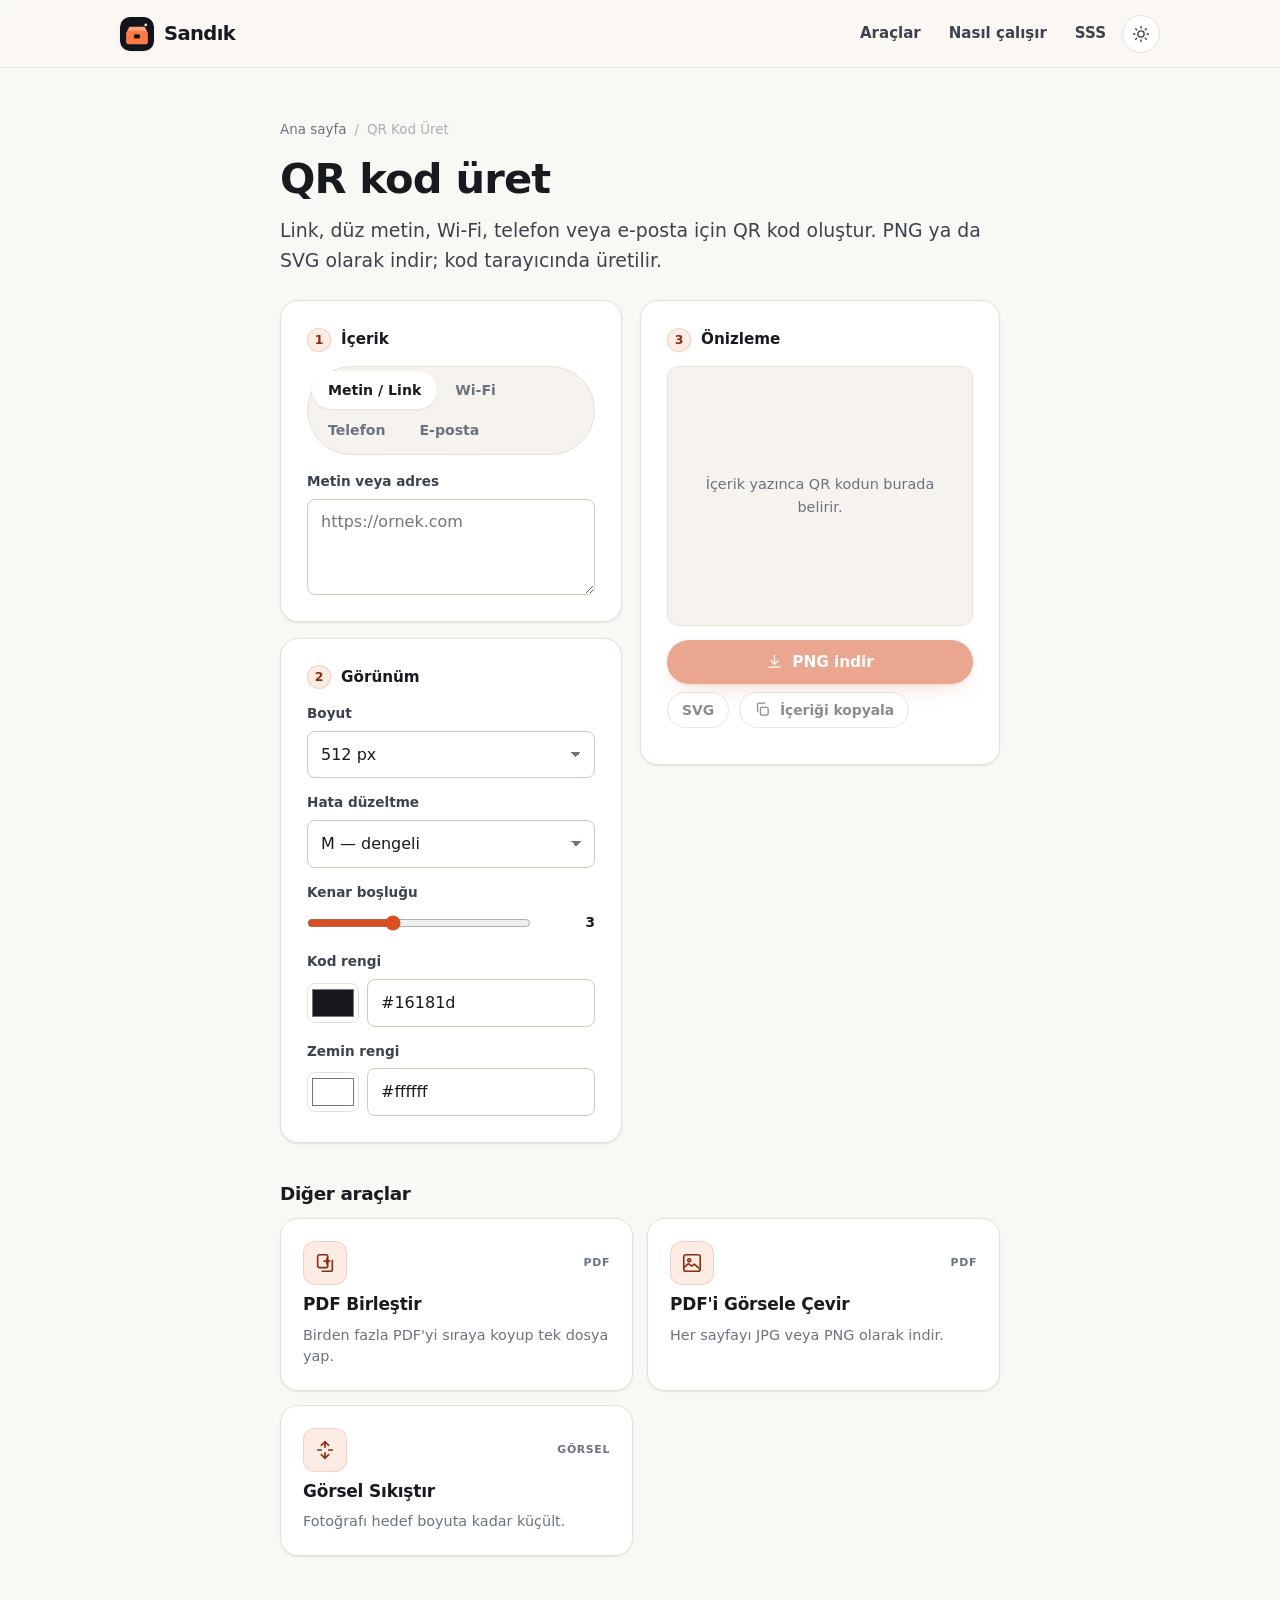
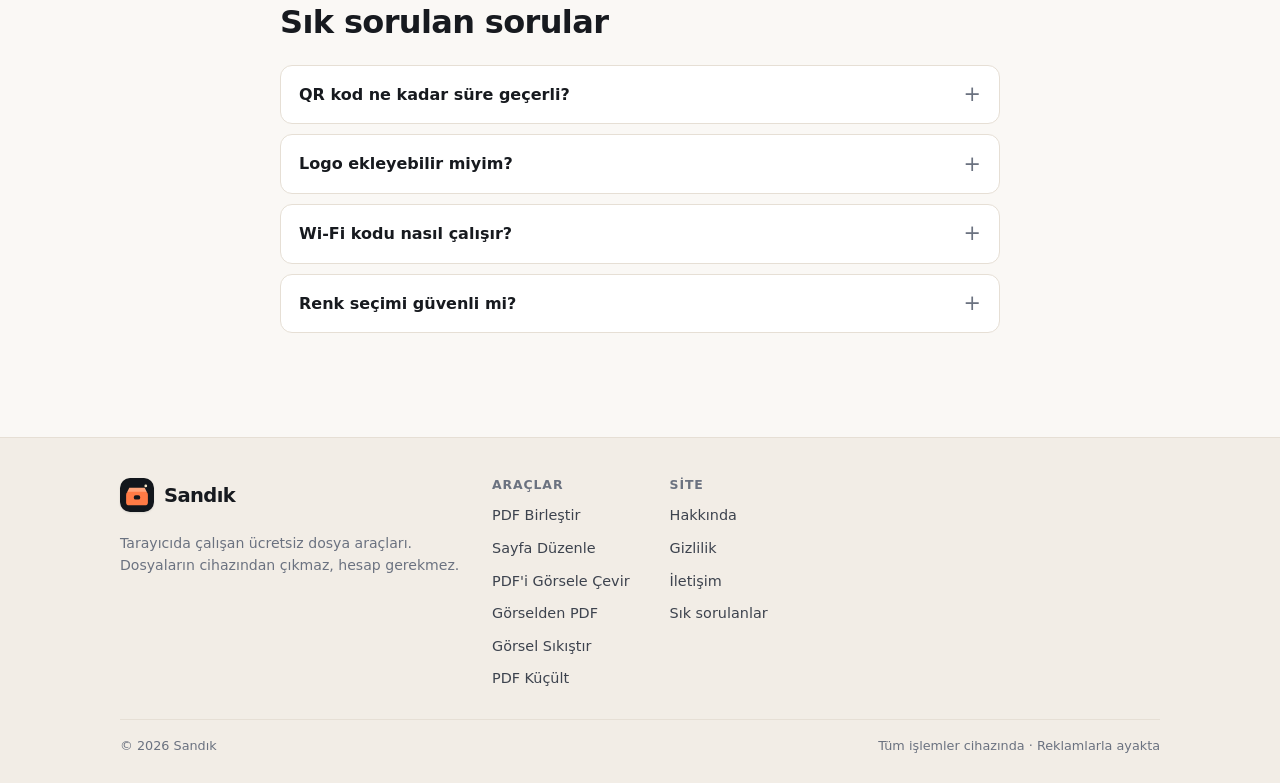
<file: qr-kod.html>
<!doctype html>
<html lang="tr">
<head>
<meta charset="utf-8">
<meta name="viewport" content="width=device-width, initial-scale=1, viewport-fit=cover">
<title>QR kod üret — link, Wi-Fi, telefon | Sandık</title>
<meta name="description" content="Ücretsiz QR kod oluşturucu: metin, link, Wi-Fi, telefon ve e-posta. PNG veya SVG indir, süresiz kullan.">
<meta name="color-scheme" content="light dark">
<meta name="format-detection" content="telephone=no">
<meta name="mobile-web-app-capable" content="yes">
<meta name="apple-mobile-web-app-capable" content="yes">
<meta name="apple-mobile-web-app-status-bar-style" content="default">
<meta name="apple-mobile-web-app-title" content="Sandık">
<meta name="theme-color" content="#faf8f5" media="(prefers-color-scheme: light)">
<meta name="theme-color" content="#0d1014" media="(prefers-color-scheme: dark)">
<link rel="canonical" href="https://oyunlarinkrali83-byte.github.io/sandik/qr-kod.html">
<link rel="icon" href="icons/favicon.svg" type="image/svg+xml">
<link rel="apple-touch-icon" href="icons/apple-touch-icon.png">
<link rel="manifest" href="manifest.webmanifest">
<meta property="og:type" content="website">
<meta property="og:site_name" content="Sandık">
<meta property="og:locale" content="tr_TR">
<meta property="og:title" content="QR kod üret — link, Wi-Fi, telefon | Sandık">
<meta property="og:description" content="Ücretsiz QR kod oluşturucu: metin, link, Wi-Fi, telefon ve e-posta. PNG veya SVG indir, süresiz kullan.">
<meta property="og:url" content="https://oyunlarinkrali83-byte.github.io/sandik/qr-kod.html">
<meta property="og:image" content="https://oyunlarinkrali83-byte.github.io/sandik/icons/og.png">
<meta property="og:image:width" content="1200">
<meta property="og:image:height" content="630">
<meta property="og:image:alt" content="Sandık — dosya işlerini tarayıcında bitir">
<meta name="twitter:card" content="summary_large_image">
<link rel="stylesheet" href="assets/css/style.css">
<script>try{var t=localStorage.getItem("sandik-theme");if(t==="light"||t==="dark")document.documentElement.setAttribute("data-theme",t);}catch(e){}</script>
<script defer src="assets/js/config.js"></script>
<script defer src="assets/js/core.js"></script>
<script defer src="libs/qrcode.js"></script><script defer src="assets/js/tools/qr.js"></script>
</head>
<body>
<a class="skip-link" href="#main">İçeriğe geç</a>
<noscript><div style="padding:12px 20px;background:#fdf3dc;color:#8a5a00;font:14px system-ui;text-align:center">Sandık'ın araçları tarayıcıda JavaScript ile çalışır. Lütfen JavaScript'i açıp sayfayı yenile.</div></noscript>
<header class="site-header">
  <div class="wrap header-inner">
    <a class="brand" href="index.html" aria-label="Sandık, ana sayfa">
      <img class="brand-mark" src="icons/logo.svg" alt="" width="34" height="34">
      Sandık
    </a>
    <nav class="nav" aria-label="Ana menü">
      <a href="index.html#araclar">Araçlar</a>
      <a href="index.html#nasil" class="nav-optional">Nasıl çalışır</a>
      <a href="index.html#sss" class="nav-optional">SSS</a>
      <button class="icon-btn theme-toggle" type="button" data-theme-toggle aria-label="Temayı değiştir">
        <svg class="sun" viewBox="0 0 24 24" fill="none" stroke="currentColor" stroke-width="1.8" stroke-linecap="round" aria-hidden="true"><circle cx="12" cy="12" r="4.2"/><path d="M12 2v2M12 20v2M4.9 4.9l1.4 1.4M17.7 17.7l1.4 1.4M2 12h2M20 12h2M4.9 19.1l1.4-1.4M17.7 6.3l1.4-1.4"/></svg>
        <svg class="moon" viewBox="0 0 24 24" fill="none" stroke="currentColor" stroke-width="1.8" stroke-linecap="round" stroke-linejoin="round" aria-hidden="true"><path d="M20 14.5A8.5 8.5 0 0 1 9.5 4a8.5 8.5 0 1 0 10.5 10.5z"/></svg>
      </button>
    </nav>
  </div>
</header>
<section class="page-head">
  <div class="wrap narrow">
    <nav class="breadcrumb" aria-label="Konum"><a href="index.html">Ana sayfa</a><span>/</span><span>QR Kod Üret</span></nav>
    <h1>QR kod üret</h1>
    <p class="lead">Link, düz metin, Wi-Fi, telefon veya e-posta için QR kod oluştur. PNG ya da SVG olarak indir; kod tarayıcında üretilir.</p>
  </div>
</section>
<main id="main" class="wrap narrow" style="padding-bottom:56px">
  <div class="qr-layout">
    <div>
      <div class="panel">
        <div class="panel-title"><span class="step">1</span> İçerik</div>
        <div class="segmented" role="tablist" aria-label="QR türü" id="tabs">
          <button role="tab" aria-selected="true" data-type="text" type="button">Metin / Link</button>
          <button role="tab" aria-selected="false" data-type="wifi" type="button">Wi-Fi</button>
          <button role="tab" aria-selected="false" data-type="phone" type="button">Telefon</button>
          <button role="tab" aria-selected="false" data-type="email" type="button">E-posta</button>
        </div>

        <div id="pane-text" class="mt-16" style="margin-top:16px">
          <div class="field">
            <label for="text">Metin veya adres</label>
            <textarea class="input" id="text" placeholder="https://ornek.com" spellcheck="false"></textarea>
          </div>
        </div>

        <div id="pane-wifi" class="hidden mt-16" style="margin-top:16px">
          <div class="grid-2">
            <div class="field"><label for="wifiSsid">Ağ adı (SSID)</label><input class="input" id="wifiSsid" autocomplete="off" spellcheck="false"></div>
            <div class="field"><label for="wifiPass">Şifre</label><input class="input" id="wifiPass" autocomplete="off" spellcheck="false"></div>
            <div class="field"><label for="wifiSec">Güvenlik</label>
              <select class="select" id="wifiSec"><option value="WPA">WPA / WPA2</option><option value="WEP">WEP</option><option value="nopass">Şifresiz</option></select>
            </div>
            <div class="field"><label for="wifiHidden">Gizli ağ</label>
              <select class="select" id="wifiHidden"><option value="false">Hayır</option><option value="true">Evet</option></select>
            </div>
          </div>
        </div>

        <div id="pane-phone" class="hidden mt-16" style="margin-top:16px">
          <div class="field"><label for="phone">Telefon numarası</label><input class="input" id="phone" type="tel" placeholder="+90 5xx xxx xx xx" autocomplete="off"></div>
        </div>

        <div id="pane-email" class="hidden mt-16" style="margin-top:16px">
          <div class="grid-2">
            <div class="field"><label for="email">E-posta</label><input class="input" id="email" type="email" placeholder="ornek@mail.com" autocomplete="off"></div>
            <div class="field"><label for="subject">Konu</label><input class="input" id="subject" autocomplete="off"></div>
          </div>
          <div class="field mt-16" style="margin-top:14px"><label for="body">Mesaj</label><textarea class="input" id="body" placeholder="İsteğe bağlı"></textarea></div>
        </div>
      </div>

      <div class="panel">
        <div class="panel-title"><span class="step">2</span> Görünüm</div>
        <div class="grid-2">
          <div class="field">
            <label for="size">Boyut</label>
            <select class="select" id="size">
              <option value="256">256 px</option>
              <option value="512" selected>512 px</option>
              <option value="768">768 px</option>
              <option value="1024">1024 px</option>
            </select>
          </div>
          <div class="field">
            <label for="ecc">Hata düzeltme</label>
            <select class="select" id="ecc">
              <option value="L">L — en az</option>
              <option value="M" selected>M — dengeli</option>
              <option value="Q">Q — yüksek</option>
              <option value="H">H — en yüksek (logo için)</option>
            </select>
          </div>
          <div class="field">
            <label for="margin">Kenar boşluğu</label>
            <div class="range-row"><input type="range" id="margin" min="0" max="8" value="3"><output id="marginOut">3</output></div>
          </div>
          <div class="field">
            <label for="fg">Kod rengi</label>
            <div class="row" style="gap:8px"><input type="color" id="fg" value="#16181d" style="width:52px;height:40px;border:1px solid var(--line);border-radius:8px;background:none"><input class="input" id="fgHex" value="#16181d" style="flex:1;min-width:0" spellcheck="false"></div>
          </div>
          <div class="field">
            <label for="bg">Zemin rengi</label>
            <div class="row" style="gap:8px"><input type="color" id="bg" value="#ffffff" style="width:52px;height:40px;border:1px solid var(--line);border-radius:8px;background:none"><input class="input" id="bgHex" value="#ffffff" style="flex:1;min-width:0" spellcheck="false"></div>
          </div>
        </div>
      </div>
    </div>

    <div class="panel qr-side">
      <div class="panel-title"><span class="step">3</span> Önizleme</div>
      <div class="qr-preview" id="preview">
        <p class="qr-empty">İçerik yazınca QR kodun burada belirir.</p>
      </div>
      <div class="row mt-16" style="margin-top:14px">
        <button class="btn btn-primary btn-block" id="downloadPng" type="button" disabled><svg viewBox="0 0 24 24" fill="none" stroke="currentColor" stroke-width="1.8" stroke-linecap="round" stroke-linejoin="round" aria-hidden="true"><path d="M12 3v12"/><path d="M7 11l5 5 5-5"/><path d="M4 20h16"/></svg> PNG indir</button>
      </div>
      <div class="row mt-8" style="margin-top:8px">
        <button class="btn btn-sm" id="downloadSvg" type="button" disabled>SVG</button>
        <button class="btn btn-sm" id="copyData" type="button" disabled><svg viewBox="0 0 24 24" fill="none" stroke="currentColor" stroke-width="1.8" stroke-linecap="round" stroke-linejoin="round" aria-hidden="true"><rect x="9" y="9" width="11" height="11" rx="2"/><path d="M5 15V5a2 2 0 0 1 2-2h8"/></svg> İçeriği kopyala</button>
      </div>
      <p class="panel-note" id="qrInfo"></p>
    </div>
  </div>
  <div class="ad-slot" data-format="auto" hidden></div>
  <section class="related"><h2>Diğer araçlar</h2><div class="tool-grid"><a class="tool-card" href="pdf-birlestir.html">
  <div class="tc-top"><span class="tool-ico"><svg viewBox="0 0 24 24" fill="none" stroke="currentColor" stroke-width="1.8" stroke-linecap="round" stroke-linejoin="round" aria-hidden="true"><rect x="4" y="3" width="11" height="14" rx="2"/><path d="M9 21h9a2 2 0 0 0 2-2V9"/><path d="M11 10h6M14 7v6"/></svg></span><span class="tag">PDF</span></div>
  <h3>PDF Birleştir</h3><p>Birden fazla PDF'yi sıraya koyup tek dosya yap.</p></a><a class="tool-card" href="pdf-gorsel.html">
  <div class="tc-top"><span class="tool-ico"><svg viewBox="0 0 24 24" fill="none" stroke="currentColor" stroke-width="1.8" stroke-linecap="round" stroke-linejoin="round" aria-hidden="true"><rect x="3" y="3" width="18" height="18" rx="2.5"/><circle cx="9" cy="9" r="1.6"/><path d="M3.5 16.5l4.5-3.8 3.6 2.8 2.9-2.2 5 4.2"/></svg></span><span class="tag">PDF</span></div>
  <h3>PDF'i Görsele Çevir</h3><p>Her sayfayı JPG veya PNG olarak indir.</p></a><a class="tool-card" href="gorsel-sikistir.html">
  <div class="tc-top"><span class="tool-ico"><svg viewBox="0 0 24 24" fill="none" stroke="currentColor" stroke-width="1.8" stroke-linecap="round" stroke-linejoin="round" aria-hidden="true"><path d="M12 3v6M12 21v-6"/><path d="M8 7l4-4 4 4M8 17l4 4 4-4"/><path d="M4 12h4M16 12h4"/></svg></span><span class="tag">GÖRSEL</span></div>
  <h3>Görsel Sıkıştır</h3><p>Fotoğrafı hedef boyuta kadar küçült.</p></a></div></section><section class="section-tight"><h2>Sık sorulan sorular</h2><div class="faq"><details class="qa"><summary>QR kod ne kadar süre geçerli?</summary><div class="qa-body"><p>Süresiz. Kodun içinde bir yönlendirme değil, doğrudan yazdığın metin/bağlantı var. Bağlantı hedefi değişirse kod da yeni hedefe gider.</p></div></details><details class="qa"><summary>Logo ekleyebilir miyim?</summary><div class="qa-body"><p>Bu sürümde yok. İleride hata düzeltme seviyesi H ile ortaya logo yerleştirme eklenebilir; şimdilik kodu indirip kendi düzenleyicinde koyabilirsin.</p></div></details><details class="qa"><summary>Wi-Fi kodu nasıl çalışır?</summary><div class="qa-body"><p>Telefon kamerasıyla okutunca ağa katılma teklifi çıkar. Şifresiz ağlarda güvenlik olarak "Şifresiz" seç.</p></div></details><details class="qa"><summary>Renk seçimi güvenli mi?</summary><div class="qa-body"><p>Koyu renk kod, açık renk zemin olmalı ve aralarında yeterli kontrast bulunmalı. Ters (açık kod, koyu zemin) çoğu okuyucuda çalışmaz.</p></div></details></div></section>
</main>

<footer class="site-footer">
  <div class="wrap">
    <div class="footer-top">
      <div class="footer-brand">
        <a class="brand" href="index.html">
          <img class="brand-mark" src="icons/logo.svg" alt="" width="34" height="34">
          Sandık
        </a>
        <p>Tarayıcıda çalışan ücretsiz dosya araçları. Dosyaların cihazından çıkmaz, hesap gerekmez.</p>
      </div>
      <div class="footer-cols">
        <div class="footer-col">
          <h4>Araçlar</h4>
          <ul><li><a href="pdf-birlestir.html">PDF Birleştir</a></li><li><a href="pdf-sayfa-duzenle.html">Sayfa Düzenle</a></li><li><a href="pdf-gorsel.html">PDF'i Görsele Çevir</a></li><li><a href="gorsel-pdf.html">Görselden PDF</a></li><li><a href="gorsel-sikistir.html">Görsel Sıkıştır</a></li><li><a href="pdf-kucult.html">PDF Küçült</a></li></ul>
        </div>
        <div class="footer-col">
          <h4>Site</h4>
          <ul>
            <li><a href="hakkinda.html">Hakkında</a></li>
            <li><a href="gizlilik.html">Gizlilik</a></li>
            <li><a href="iletisim.html">İletişim</a></li>
            <li><a href="index.html#sss">Sık sorulanlar</a></li>
          </ul>
        </div>
      </div>
    </div>
    <div class="footer-bottom">
      <span>© <span data-year>2026</span> Sandık</span>
      <span class="spacer"></span>
      <span>Tüm işlemler cihazında · Reklamlarla ayakta</span>
    </div>
  </div>
</footer>

</body>
</html>
</file>
<file: assets/css/style.css>
/* Sandık — tarayıcıda çalışan dosya araçları
   Tek stil dosyası. Tema değişkenleri :root içinde. */

/* ---------- 1. Tokens ---------- */
:root {
  color-scheme: light;
  --bg: #faf8f5;
  --bg-tint: #f2ede6;
  --surface: #ffffff;
  --surface-2: #f6f3ee;
  --line: #e6dfd5;
  --line-strong: #d3c9ba;
  --ink: #171a1f;
  --ink-2: #3d434e;
  --muted: #6b7280;
  --accent: #d94f22;
  --accent-hover: #bd4119;
  --accent-soft: #fdece4;
  --accent-ink: #8a2c0e;
  --ok: #157347;
  --ok-soft: #e6f4ec;
  --warn: #8a5a00;
  --warn-soft: #fdf3dc;
  --err: #b42318;
  --err-soft: #fdeceb;
  --focus: #1d4ed8;
  --on-accent: #ffffff;
  --shadow-sm: 0 1px 2px rgba(23, 26, 31, .06), 0 1px 3px rgba(23, 26, 31, .04);
  --shadow-md: 0 6px 24px -8px rgba(23, 26, 31, .18), 0 2px 6px rgba(23, 26, 31, .05);
  --shadow-lg: 0 24px 60px -24px rgba(23, 26, 31, .3);
  --r-sm: 8px;
  --r-md: 12px;
  --r-lg: 18px;
  --r-xl: 26px;
  --font: system-ui, -apple-system, "Segoe UI", Roboto, "Helvetica Neue", Arial, sans-serif;
  --mono: ui-monospace, SFMono-Regular, "SF Mono", Menlo, Consolas, monospace;
  --wrap: 1080px;
  --header-h: 68px;
}

@media (prefers-color-scheme: dark) {
  :root:not([data-theme="light"]) {
    color-scheme: dark;
    --bg: #0d1014;
    --bg-tint: #11161c;
    --surface: #151a21;
    --surface-2: #1a2028;
    --line: #242c36;
    --line-strong: #333d49;
    --ink: #eef1f5;
    --ink-2: #c3cad4;
    --muted: #939daa;
    --accent: #ff7a45;
    --accent-hover: #ff9366;
    --accent-soft: #2a1a13;
    --accent-ink: #ffb694;
    --ok: #5ecf9a;
    --ok-soft: #10241b;
    --warn: #e3b341;
    --warn-soft: #2a2110;
    --err: #ff8a80;
    --err-soft: #2b1414;
    --focus: #7aa2ff;
    --on-accent: #191007;
    --shadow-sm: 0 1px 2px rgba(0, 0, 0, .5);
    --shadow-md: 0 8px 28px -10px rgba(0, 0, 0, .7);
    --shadow-lg: 0 30px 70px -30px rgba(0, 0, 0, .8);
  }
}

:root[data-theme="dark"] {
  color-scheme: dark;
  --bg: #0d1014;
  --bg-tint: #11161c;
  --surface: #151a21;
  --surface-2: #1a2028;
  --line: #242c36;
  --line-strong: #333d49;
  --ink: #eef1f5;
  --ink-2: #c3cad4;
  --muted: #939daa;
  --accent: #ff7a45;
  --accent-hover: #ff9366;
  --accent-soft: #2a1a13;
  --accent-ink: #ffb694;
  --ok: #5ecf9a;
  --ok-soft: #10241b;
  --warn: #e3b341;
  --warn-soft: #2a2110;
  --err: #ff8a80;
  --err-soft: #2b1414;
  --focus: #7aa2ff;
  --on-accent: #191007;
  --shadow-sm: 0 1px 2px rgba(0, 0, 0, .5);
  --shadow-md: 0 8px 28px -10px rgba(0, 0, 0, .7);
  --shadow-lg: 0 30px 70px -30px rgba(0, 0, 0, .8);
}

/* ---------- 2. Reset ---------- */
*, *::before, *::after { box-sizing: border-box; }
* { margin: 0; }
html { -webkit-text-size-adjust: 100%; scroll-behavior: smooth; scroll-padding-top: calc(var(--header-h) + 16px); }
body {
  font-family: var(--font);
  background: var(--bg);
  color: var(--ink);
  line-height: 1.6;
  font-size: 16px;
  -webkit-font-smoothing: antialiased;
  text-rendering: optimizeLegibility;
  min-height: 100dvh;
  display: flex;
  flex-direction: column;
  overflow-x: hidden;
}
img, svg, canvas, video { display: block; max-width: 100%; }
input, button, select, textarea { font: inherit; color: inherit; }
button { cursor: pointer; }
a { color: var(--accent-ink); text-decoration-thickness: 1px; text-underline-offset: 2px; }
a:hover { color: var(--accent); }
h1, h2, h3, h4 { line-height: 1.15; letter-spacing: -.02em; font-weight: 750; color: var(--ink); }
h1 { font-size: clamp(2rem, 5vw, 3.3rem); }
h2 { font-size: clamp(1.4rem, 3vw, 2rem); }
h3 { font-size: 1.15rem; letter-spacing: -.01em; }
p { color: var(--ink-2); }
::selection { background: var(--accent); color: #fff; }
:focus-visible { outline: 3px solid var(--focus); outline-offset: 2px; border-radius: 4px; }

/* ---------- 3. Layout ---------- */
.wrap { width: 100%; max-width: var(--wrap); margin-inline: auto; padding-inline: 20px; }
.narrow { max-width: 760px; }
main { flex: 1 0 auto; }
.section { padding-block: clamp(40px, 7vw, 80px); }
.section-tight { padding-block: clamp(28px, 4vw, 48px); }
.stack > * + * { margin-top: 16px; }
.center { text-align: center; }
.muted { color: var(--muted); }
.small { font-size: .875rem; }
.tiny { font-size: .78rem; }
.lead { font-size: clamp(1.02rem, 1.6vw, 1.18rem); color: var(--ink-2); }
.sr-only {
  position: absolute; width: 1px; height: 1px; padding: 0; margin: -1px;
  overflow: hidden; clip: rect(0 0 0 0); white-space: nowrap; border: 0;
}
.skip-link {
  position: absolute; left: 12px; top: -60px; z-index: 100; background: var(--ink);
  color: var(--bg); padding: 10px 16px; border-radius: 999px; transition: top .15s;
}
.skip-link:focus { top: 12px; color: var(--bg); }

/* ---------- 4. Header ---------- */
.site-header {
  position: sticky; top: 0; z-index: 50;
  height: var(--header-h);
  background: color-mix(in srgb, var(--bg) 82%, transparent);
  backdrop-filter: saturate(1.4) blur(14px);
  -webkit-backdrop-filter: saturate(1.4) blur(14px);
  border-bottom: 1px solid color-mix(in srgb, var(--line) 70%, transparent);
}
.header-inner { height: 100%; display: flex; align-items: center; gap: 12px; }
.brand { display: inline-flex; align-items: center; gap: 10px; text-decoration: none; color: var(--ink); font-weight: 800; letter-spacing: -.03em; font-size: 1.22rem; }
.brand:hover { color: var(--ink); }
.brand-mark { width: 34px; height: 34px; border-radius: 10px; flex: 0 0 auto; box-shadow: var(--shadow-sm); }
.nav { display: flex; align-items: center; gap: 4px; margin-left: auto; }
.nav a {
  display: inline-flex; align-items: center; height: 38px; padding: 0 12px;
  border-radius: 999px; text-decoration: none; color: var(--ink-2); font-weight: 550; font-size: .94rem;
  white-space: nowrap;
}
.nav a:hover { background: var(--surface-2); color: var(--ink); }
.nav a[aria-current="page"] { color: var(--ink); background: var(--surface-2); }
.icon-btn {
  display: inline-grid; place-items: center; width: 38px; height: 38px; flex: 0 0 auto;
  border: 1px solid var(--line); background: var(--surface); border-radius: 999px;
  color: var(--ink-2); transition: transform .15s, background .15s;
}
.icon-btn:hover { background: var(--surface-2); transform: translateY(-1px); }
.icon-btn svg { width: 18px; height: 18px; }
.theme-toggle .moon { display: none; }
:root[data-theme="dark"] .theme-toggle .moon,
:root[data-theme="dark"] .theme-toggle .sun { display: none; }
:root[data-theme="dark"] .theme-toggle .moon { display: block; }
@media (prefers-color-scheme: dark) {
  :root:not([data-theme="light"]) .theme-toggle .sun { display: none; }
  :root:not([data-theme="light"]) .theme-toggle .moon { display: block; }
}
@media (max-width: 720px) {
  .nav a.nav-optional { display: none; }
  .brand { font-size: 1.1rem; }
}

/* ---------- 5. Hero ---------- */
.hero { position: relative; padding-block: clamp(48px, 8vw, 96px) clamp(32px, 5vw, 56px); overflow: clip; }
.hero::before {
  content: ""; position: absolute; inset: -40% -10% auto; height: 620px; z-index: -1;
  background:
    radial-gradient(46% 48% at 18% 22%, color-mix(in srgb, var(--accent) 22%, transparent), transparent 72%),
    radial-gradient(40% 40% at 82% 8%, color-mix(in srgb, var(--focus) 14%, transparent), transparent 70%);
  filter: blur(6px);
  opacity: .85;
  pointer-events: none;
}
.eyebrow {
  display: inline-flex; align-items: center; gap: 8px;
  padding: 6px 12px 6px 8px; border: 1px solid var(--line);
  background: color-mix(in srgb, var(--surface) 80%, transparent);
  border-radius: 999px; font-size: .8rem; font-weight: 650; color: var(--ink-2);
  letter-spacing: .01em; box-shadow: var(--shadow-sm);
}
.eyebrow .dot { width: 8px; height: 8px; border-radius: 999px; background: var(--ok); box-shadow: 0 0 0 4px color-mix(in srgb, var(--ok) 18%, transparent); }
.hero h1 { margin-top: 20px; max-width: 18ch; }
.hero h1 em { font-style: normal; color: var(--accent); }
.hero .lead { margin-top: 18px; max-width: 56ch; }
.hero-grid { display: grid; gap: clamp(20px, 4vw, 44px); grid-template-columns: minmax(0, 1.06fr) minmax(0, .94fr); align-items: center; }
.hero-copy { min-width: 0; }
.hero-art { display: flex; justify-content: center; }
.hero-art img { width: 100%; max-width: 540px; height: auto; animation: float 8s ease-in-out infinite; }
@keyframes float { 50% { transform: translateY(-9px); } }
@media (max-width: 900px) { .hero-grid { grid-template-columns: 1fr; } .hero-art { display: none; } }
.hero-actions { display: flex; flex-wrap: wrap; gap: 12px; margin-top: 28px; }
.hero-meta { display: flex; flex-wrap: wrap; gap: 10px 22px; margin-top: 26px; color: var(--muted); font-size: .86rem; }
.hero-meta span { display: inline-flex; align-items: center; gap: 7px; }
.hero-meta svg { width: 15px; height: 15px; color: var(--ok); }

/* ---------- 6. Buttons ---------- */
.btn {
  --btn-bg: var(--surface); --btn-ink: var(--ink); --btn-line: var(--line-strong);
  display: inline-flex; align-items: center; justify-content: center; gap: 9px;
  min-height: 44px; padding: 0 20px; border-radius: 999px;
  border: 1px solid var(--btn-line); background: var(--btn-bg); color: var(--btn-ink);
  font-weight: 650; font-size: .96rem; text-decoration: none; letter-spacing: -.005em;
  transition: transform .12s ease, background .15s, box-shadow .15s, border-color .15s;
  user-select: none; -webkit-tap-highlight-color: transparent;
}
.btn:hover { transform: translateY(-1px); box-shadow: var(--shadow-sm); color: var(--btn-ink); }
.btn:active { transform: translateY(0) scale(.99); }
.btn[disabled], .btn[aria-disabled="true"] { opacity: .5; pointer-events: none; }
.btn svg { width: 17px; height: 17px; flex: 0 0 auto; }
.btn-primary { --btn-bg: var(--accent); --btn-ink: var(--on-accent); --btn-line: transparent; box-shadow: 0 1px 2px rgba(0,0,0,.12), 0 8px 24px -12px color-mix(in srgb, var(--accent) 80%, transparent); }
.btn-primary:hover { --btn-bg: var(--accent-hover); --btn-ink: var(--on-accent); box-shadow: 0 8px 28px -10px color-mix(in srgb, var(--accent) 90%, transparent); }
.btn-ghost { --btn-bg: transparent; --btn-line: transparent; color: var(--ink-2); }
.btn-ghost:hover { --btn-bg: var(--surface-2); }
.btn-sm { min-height: 36px; padding: 0 14px; font-size: .87rem; }
.btn-block { width: 100%; }
.btn-danger { color: var(--err); border-color: color-mix(in srgb, var(--err) 40%, var(--line)); }
.btn-danger:hover { background: var(--err-soft); }
.btn-icon { width: 36px; min-height: 36px; padding: 0; border-radius: 10px; }

/* ---------- 7. Tool cards ---------- */
.tool-grid {
  display: grid; gap: 14px;
  grid-template-columns: repeat(auto-fill, minmax(250px, 1fr));
  margin-top: 28px;
}
.tool-card {
  position: relative; display: flex; flex-direction: column; gap: 10px;
  padding: 22px; border-radius: var(--r-lg); border: 1px solid var(--line);
  background: var(--surface); color: inherit; text-decoration: none;
  box-shadow: var(--shadow-sm);
  transition: transform .18s ease, box-shadow .18s ease, border-color .18s ease;
  overflow: hidden;
}
.tool-card::after {
  content: ""; position: absolute; inset: 0; border-radius: inherit; pointer-events: none;
  background: linear-gradient(160deg, color-mix(in srgb, var(--accent) 8%, transparent), transparent 42%);
  opacity: 0; transition: opacity .2s;
}
.tool-card:hover { transform: translateY(-3px); box-shadow: var(--shadow-md); border-color: color-mix(in srgb, var(--accent) 40%, var(--line)); color: inherit; }
.tool-card:hover::after { opacity: 1; }
.tool-card h3 { font-size: 1.06rem; }
.tool-card p { font-size: .9rem; color: var(--muted); line-height: 1.5; }
.tool-card .tc-top { display: flex; align-items: center; justify-content: space-between; }
.tool-ico {
  width: 44px; height: 44px; border-radius: 12px; display: grid; place-items: center;
  background: var(--accent-soft); color: var(--accent-ink); border: 1px solid color-mix(in srgb, var(--accent) 18%, transparent);
}
.tool-ico svg { width: 22px; height: 22px; }
.tool-card .arrow { color: var(--muted); opacity: 0; transform: translateX(-4px); transition: .18s; }
.tool-card:hover .arrow { opacity: 1; transform: none; color: var(--accent); }
.tag { font-size: .68rem; font-weight: 700; letter-spacing: .06em; text-transform: uppercase; color: var(--muted); }

/* ---------- 8. Page head ---------- */
.page-head { padding-block: clamp(28px, 4vw, 52px) clamp(18px, 2vw, 28px); }
.breadcrumb { display: flex; align-items: center; gap: 8px; font-size: .84rem; color: var(--muted); margin-bottom: 14px; }
.breadcrumb a { color: var(--muted); text-decoration: none; }
.breadcrumb a:hover { color: var(--accent); }
.breadcrumb span { opacity: .55; }
.page-head h1 { font-size: clamp(1.75rem, 4vw, 2.6rem); max-width: 22ch; }
.page-head .lead { margin-top: 12px; max-width: 62ch; }

/* ---------- 9. Panel ---------- */
.panel {
  background: var(--surface); border: 1px solid var(--line); border-radius: var(--r-lg);
  padding: clamp(16px, 2.4vw, 26px); box-shadow: var(--shadow-sm);
}
.panel + .panel { margin-top: 16px; }
.panel-title { display: flex; align-items: center; gap: 10px; font-size: .95rem; font-weight: 700; margin-bottom: 14px; }
.panel-title .step {
  width: 24px; height: 24px; border-radius: 999px; display: grid; place-items: center;
  background: var(--accent-soft); color: var(--accent-ink); font-size: .78rem; font-weight: 800;
  border: 1px solid color-mix(in srgb, var(--accent) 20%, transparent);
}
.panel-note { font-size: .85rem; color: var(--muted); margin-top: 10px; }

/* ---------- 10. Dropzone ---------- */
.dropzone {
  position: relative; display: flex; flex-direction: column; align-items: center; justify-content: center;
  gap: 8px; text-align: center; padding: 34px 20px;
  border: 2px dashed var(--line-strong); border-radius: var(--r-md);
  background: var(--surface-2); transition: .16s ease; cursor: pointer;
}
.dropzone:hover, .dropzone:focus-within { border-color: var(--accent); background: var(--accent-soft); }
.dropzone.is-over { border-color: var(--accent); background: var(--accent-soft); transform: scale(1.005); }
.dropzone input[type="file"] {
  position: absolute; inset: 0; width: 100%; height: 100%; opacity: 0; cursor: pointer;
}
.dropzone .dz-ico { width: 46px; height: 46px; color: var(--accent); }
.dropzone .dz-title { font-weight: 700; color: var(--ink); }
.dropzone .dz-sub { font-size: .86rem; color: var(--muted); }
.dropzone.compact { padding: 20px; }

/* ---------- 11. File list ---------- */
.file-list { list-style: none; padding: 0; margin: 16px 0 0; display: grid; gap: 8px; }
.file-row {
  display: flex; align-items: center; gap: 12px; padding: 10px 12px;
  border: 1px solid var(--line); border-radius: var(--r-sm); background: var(--surface);
}
.file-row .fr-thumb {
  width: 38px; height: 48px; border-radius: 4px; object-fit: cover; flex: 0 0 auto;
  background: var(--surface-2); border: 1px solid var(--line);
}
.file-row .fr-main { min-width: 0; flex: 1; }
.file-row .fr-name { font-weight: 600; font-size: .9rem; white-space: nowrap; overflow: hidden; text-overflow: ellipsis; }
.file-row .fr-meta { font-size: .78rem; color: var(--muted); }
.file-row .fr-actions { display: flex; gap: 4px; flex: 0 0 auto; }
.file-row .fr-actions button {
  width: 30px; height: 30px; display: grid; place-items: center; border-radius: 8px;
  border: 1px solid transparent; background: transparent; color: var(--muted);
}
.file-row .fr-actions button:hover { background: var(--surface-2); color: var(--ink); }
.file-row .fr-actions button[data-act="remove"]:hover { background: var(--err-soft); color: var(--err); }
.file-row .fr-actions svg { width: 15px; height: 15px; }
.file-row.is-selected { border-color: var(--accent); box-shadow: 0 0 0 3px color-mix(in srgb, var(--accent) 14%, transparent); }

/* ---------- 12. Form controls ---------- */
.field { display: grid; gap: 6px; }
.field > label, .label { font-size: .85rem; font-weight: 650; color: var(--ink-2); }
.input, .select, textarea.input {
  width: 100%; min-height: 44px; padding: 10px 13px; border-radius: var(--r-sm);
  border: 1px solid var(--line-strong); background: var(--surface); color: var(--ink);
  transition: border-color .15s, box-shadow .15s;
}
.input:hover, .select:hover { border-color: var(--muted); }
.input:focus, .select:focus, textarea.input:focus { outline: none; border-color: var(--accent); box-shadow: 0 0 0 3px color-mix(in srgb, var(--accent) 18%, transparent); }
textarea.input { min-height: 96px; resize: vertical; line-height: 1.5; }
.select { appearance: none; padding-right: 36px;
  background-image: linear-gradient(45deg, transparent 50%, var(--muted) 50%), linear-gradient(135deg, var(--muted) 50%, transparent 50%);
  background-position: calc(100% - 18px) 20px, calc(100% - 13px) 20px;
  background-size: 5px 5px, 5px 5px; background-repeat: no-repeat;
}
.grid-2 { display: grid; gap: 14px; grid-template-columns: repeat(auto-fit, minmax(180px, 1fr)); }
.grid-3 { display: grid; gap: 14px; grid-template-columns: repeat(auto-fit, minmax(150px, 1fr)); }
.row { display: flex; flex-wrap: wrap; align-items: center; gap: 10px; }
.row-end { display: flex; flex-wrap: wrap; align-items: center; gap: 10px; justify-content: flex-end; }
.spacer { flex: 1 1 auto; }
.check { display: inline-flex; align-items: center; gap: 8px; font-size: .9rem; color: var(--ink-2); cursor: pointer; }
.check input { width: 18px; height: 18px; accent-color: var(--accent); }

/* range */
input[type="range"] { width: 100%; accent-color: var(--accent); height: 28px; }
.range-row { display: flex; align-items: center; gap: 12px; }
.range-row output { min-width: 52px; text-align: right; font-variant-numeric: tabular-nums; font-weight: 650; font-size: .85rem; color: var(--ink); }

/* segmented / tabs */
.segmented { display: inline-flex; flex-wrap: wrap; padding: 4px; gap: 2px; background: var(--surface-2); border: 1px solid var(--line); border-radius: 999px; }
.segmented button {
  border: 0; background: transparent; padding: 8px 16px; border-radius: 999px;
  font-size: .88rem; font-weight: 650; color: var(--muted); min-height: 36px;
}
.segmented button[aria-selected="true"] { background: var(--surface); color: var(--ink); box-shadow: var(--shadow-sm); }

/* ---------- 13. Results / stats ---------- */
.result {
  margin-top: 16px; padding: 16px; border-radius: var(--r-md);
  border: 1px solid color-mix(in srgb, var(--ok) 30%, var(--line));
  background: var(--ok-soft); display: grid; gap: 10px;
}
.result .res-title { display: flex; align-items: center; gap: 8px; font-weight: 700; color: var(--ok); font-size: .95rem; }
.result .res-title svg { width: 18px; height: 18px; }
.stat-grid { display: grid; gap: 10px; grid-template-columns: repeat(auto-fit, minmax(120px, 1fr)); margin-top: 6px; }
.stat { padding: 10px 12px; border-radius: var(--r-sm); background: color-mix(in srgb, var(--surface) 72%, transparent); border: 1px solid var(--line); }
.stat .k { font-size: .72rem; text-transform: uppercase; letter-spacing: .05em; color: var(--muted); font-weight: 700; }
.stat .v { font-size: 1.02rem; font-weight: 700; font-variant-numeric: tabular-nums; }
.delta-good { color: var(--ok); }
.delta-bad { color: var(--err); }

/* progress */
.progress { height: 8px; border-radius: 999px; background: var(--surface-2); overflow: hidden; border: 1px solid var(--line); }
.progress > i { display: block; height: 100%; width: 0%; background: var(--accent); border-radius: inherit; transition: width .15s ease; }
.progress-wrap { display: grid; gap: 8px; margin-top: 14px; }
.progress-label { font-size: .82rem; color: var(--muted); display: flex; justify-content: space-between; gap: 10px; font-variant-numeric: tabular-nums; }

/* ---------- 14. Thumbnails ---------- */
.thumb-grid { display: grid; gap: 14px; grid-template-columns: repeat(auto-fill, minmax(140px, 1fr)); margin-top: 16px; }
.thumb {
  position: relative; border: 1px solid var(--line); border-radius: var(--r-sm);
  background: var(--surface-2); padding: 8px; display: flex; flex-direction: column; gap: 8px;
  transition: border-color .15s, box-shadow .15s;
}
.thumb.is-selected { border-color: var(--accent); box-shadow: 0 0 0 3px color-mix(in srgb, var(--accent) 16%, transparent); }
.thumb .thumb-canvas-wrap {
  position: relative; border-radius: 4px; overflow: hidden; background: #fff;
  display: grid; place-items: center; min-height: 110px; box-shadow: var(--shadow-sm);
}
.thumb canvas { width: 100%; height: auto; display: block; }
.thumb img { width: 100%; height: auto; display: block; max-height: 200px; object-fit: contain; }
.thumb .thumb-no {
  position: absolute; top: 5px; left: 5px; z-index: 2;
  min-width: 22px; height: 22px; padding: 0 6px; border-radius: 999px;
  background: color-mix(in srgb, var(--ink) 82%, transparent); color: var(--bg);
  font-size: .7rem; font-weight: 700; display: grid; place-items: center;
}
.thumb .thumb-check { position: absolute; top: 5px; right: 5px; z-index: 2; width: 20px; height: 20px; accent-color: var(--accent); }
.thumb .thumb-tools { display: flex; gap: 3px; justify-content: center; }
.thumb .thumb-tools button {
  width: 26px; height: 26px; display: grid; place-items: center; border-radius: 6px;
  border: 1px solid var(--line); background: var(--surface); color: var(--muted);
}
.thumb .thumb-tools button:hover { color: var(--ink); border-color: var(--line-strong); }
.thumb .thumb-tools button.del:hover { color: var(--err); background: var(--err-soft); }
.thumb .thumb-tools svg { width: 13px; height: 13px; }
.drop-hint { border-radius: 6px; background: var(--accent-soft); border: 1px dashed var(--accent); }

/* ---------- 15. QR ---------- */
.qr-preview {
  display: grid; place-items: center; padding: 20px; border-radius: var(--r-md);
  border: 1px solid var(--line); background: var(--surface-2); min-height: 260px;
}
.qr-preview img, .qr-preview canvas { border-radius: 8px; box-shadow: var(--shadow-md); }
.qr-empty { color: var(--muted); font-size: .9rem; text-align: center; max-width: 30ch; }

/* ---------- 16. Alerts ---------- */
.alert { display: flex; gap: 10px; padding: 12px 14px; border-radius: var(--r-sm); font-size: .88rem; border: 1px solid var(--line); background: var(--surface-2); color: var(--ink-2); }
.alert svg { width: 18px; height: 18px; flex: 0 0 auto; margin-top: 1px; }
.alert-warn { background: var(--warn-soft); border-color: color-mix(in srgb, var(--warn) 30%, var(--line)); }
.alert-warn svg { color: var(--warn); }
.alert-err { background: var(--err-soft); border-color: color-mix(in srgb, var(--err) 30%, var(--line)); color: var(--err); }
.alert-ok { background: var(--ok-soft); border-color: color-mix(in srgb, var(--ok) 30%, var(--line)); }
.alert-ok svg { color: var(--ok); }
.alert a { font-weight: 650; }

/* ---------- 17. Content sections ---------- */
.feature-grid { display: grid; gap: 16px; grid-template-columns: repeat(auto-fit, minmax(230px, 1fr)); margin-top: 28px; }
.feature { padding: 22px; border-radius: var(--r-md); border: 1px solid var(--line); background: var(--surface); }
.feature .f-ico { width: 38px; height: 38px; border-radius: 10px; display: grid; place-items: center; background: var(--surface-2); color: var(--accent); margin-bottom: 12px; border: 1px solid var(--line); }
.feature .f-ico svg { width: 19px; height: 19px; }
.feature h3 { font-size: 1rem; margin-bottom: 6px; }
.feature p { font-size: .9rem; color: var(--muted); }

.steps { counter-reset: st; list-style: none; padding: 0; margin: 24px 0 0; display: grid; gap: 14px; }
.steps li { counter-increment: st; position: relative; padding-left: 46px; }
.steps li::before {
  content: counter(st); position: absolute; left: 0; top: -2px;
  width: 30px; height: 30px; border-radius: 999px; display: grid; place-items: center;
  background: var(--ink); color: var(--bg); font-weight: 800; font-size: .85rem;
}
.steps li strong { display: block; color: var(--ink); }

.faq { display: grid; gap: 10px; margin-top: 24px; }
details.qa {
  border: 1px solid var(--line); border-radius: var(--r-md); background: var(--surface);
  padding: 0 18px; overflow: hidden;
}
details.qa[open] { border-color: var(--line-strong); }
details.qa summary {
  cursor: pointer; list-style: none; padding: 16px 0; font-weight: 650; color: var(--ink);
  display: flex; align-items: center; gap: 12px;
}
details.qa summary::-webkit-details-marker { display: none; }
details.qa summary::after { content: "+"; margin-left: auto; font-size: 1.3rem; font-weight: 400; color: var(--muted); line-height: 1; }
details.qa[open] summary::after { content: "−"; }
details.qa .qa-body { padding-bottom: 16px; font-size: .92rem; color: var(--ink-2); }
details.qa .qa-body p + p { margin-top: 8px; }

.related { margin-top: 40px; }
.related h2 { font-size: 1.15rem; margin-bottom: 14px; }
.related .tool-grid { margin-top: 0; }

.prose h2 { margin-top: 34px; font-size: 1.35rem; }
.prose h3 { margin-top: 22px; }
.prose p, .prose ul, .prose ol { margin-top: 10px; color: var(--ink-2); }
.prose ul, .prose ol { padding-left: 22px; }
.prose li + li { margin-top: 5px; }
.prose code { font-family: var(--mono); font-size: .85em; background: var(--surface-2); padding: 2px 6px; border-radius: 5px; border: 1px solid var(--line); }

/* ---------- 18. Ad slots ---------- */
.ad-slot {
  margin: 26px auto; max-width: 970px; min-height: 100px;
  display: grid; place-items: center; border-radius: var(--r-md);
  background: var(--surface-2); border: 1px dashed var(--line);
  color: var(--muted); font-size: .78rem; letter-spacing: .04em; text-transform: uppercase;
}
.ad-slot:empty::before { content: "Reklam alanı"; opacity: .5; }
.ad-slot[hidden] { display: none; }
.ad-slot ins { display: block; width: 100%; }

/* ---------- 19. Footer ---------- */
.site-footer { margin-top: auto; border-top: 1px solid var(--line); background: var(--bg-tint); }
.footer-top { display: flex; flex-wrap: wrap; gap: 32px; padding-block: 40px 28px; }
.footer-brand { flex: 1 1 260px; max-width: 340px; }
.footer-brand p { margin-top: 12px; font-size: .88rem; color: var(--muted); }
.footer-cols { display: flex; flex-wrap: wrap; gap: 40px; }
.footer-col h4 { font-size: .78rem; text-transform: uppercase; letter-spacing: .07em; color: var(--muted); font-weight: 700; margin-bottom: 10px; }
.footer-col ul { list-style: none; padding: 0; display: grid; gap: 7px; }
.footer-col a { color: var(--ink-2); text-decoration: none; font-size: .9rem; }
.footer-col a:hover { color: var(--accent); }
.footer-bottom {
  display: flex; flex-wrap: wrap; gap: 10px 20px; align-items: center;
  padding-block: 16px 26px; border-top: 1px solid var(--line); font-size: .8rem; color: var(--muted);
}
.footer-bottom .spacer { flex: 1 1 auto; }

/* ---------- 20. Toast ---------- */
.toast-host { position: fixed; inset: auto 16px 16px; z-index: 90; display: grid; gap: 8px; justify-items: center; pointer-events: none; }
.toast {
  max-width: 460px; width: fit-content; padding: 11px 16px; border-radius: 999px;
  background: var(--ink); color: var(--bg); font-size: .88rem; font-weight: 550;
  box-shadow: var(--shadow-md); animation: toast-in .2s ease both;
  display: flex; align-items: center; gap: 8px;
}
.toast.err { background: var(--err); color: #fff; }
.toast.ok { background: var(--ok); color: #fff; }
@keyframes toast-in { from { opacity: 0; transform: translateY(8px) scale(.97); } }

/* ---------- 21. Consent ---------- */
.consent {
  position: fixed; inset: auto 12px 12px; z-index: 95; max-width: 520px; margin-inline: auto;
  background: var(--surface); border: 1px solid var(--line-strong); border-radius: var(--r-md);
  padding: 16px; box-shadow: var(--shadow-lg);
}
.consent p { font-size: .85rem; color: var(--ink-2); }
.consent .row { margin-top: 12px; justify-content: flex-end; }

/* ---------- 22. Utilities ---------- */
.hidden { display: none !important; }
.mt-0 { margin-top: 0 !important; }
.mt-8 { margin-top: 8px; }
.mt-16 { margin-top: 16px; }
.mt-24 { margin-top: 24px; }
.mb-16 { margin-bottom: 16px; }
.full { width: 100%; }
.num { font-variant-numeric: tabular-nums; }
.mono { font-family: var(--mono); font-size: .85em; }
.nowrap { white-space: nowrap; }
.divider { height: 1px; background: var(--line); margin-block: 18px; border: 0; }
.fade-in { animation: fade .3s ease both; }
@keyframes fade { from { opacity: 0; transform: translateY(4px); } }

@media (prefers-reduced-motion: reduce) {
  *, *::before, *::after { animation-duration: .01ms !important; animation-iteration-count: 1 !important; transition-duration: .01ms !important; scroll-behavior: auto !important; }
}

@media print {
  .site-header, .site-footer, .ad-slot, .consent, .toast-host { display: none !important; }
}

/* ---------- 23. Spinner ---------- */
.spin {
  width: 15px; height: 15px; border-radius: 999px; flex: 0 0 auto;
  border: 2px solid currentColor; border-right-color: transparent;
  display: inline-block; animation: spin .7s linear infinite;
}
@keyframes spin { to { transform: rotate(360deg); } }

/* ---------- 24. QR yerleşimi ---------- */
.qr-layout {
  display: grid; gap: 18px; align-items: start;
  grid-template-columns: minmax(0, 1fr) minmax(280px, 360px);
}
.qr-side { position: sticky; top: calc(var(--header-h) + 16px); }
@media (max-width: 860px) {
  .qr-layout { grid-template-columns: 1fr; }
  .qr-side { position: static; }
}

/* ---------- 25. Eski tarayıcı yedekleri ---------- */
@supports not (background: color-mix(in srgb, red, blue)) {
  .site-header { background: var(--bg); }
  .tool-card::after { display: none; }
}
</file>
